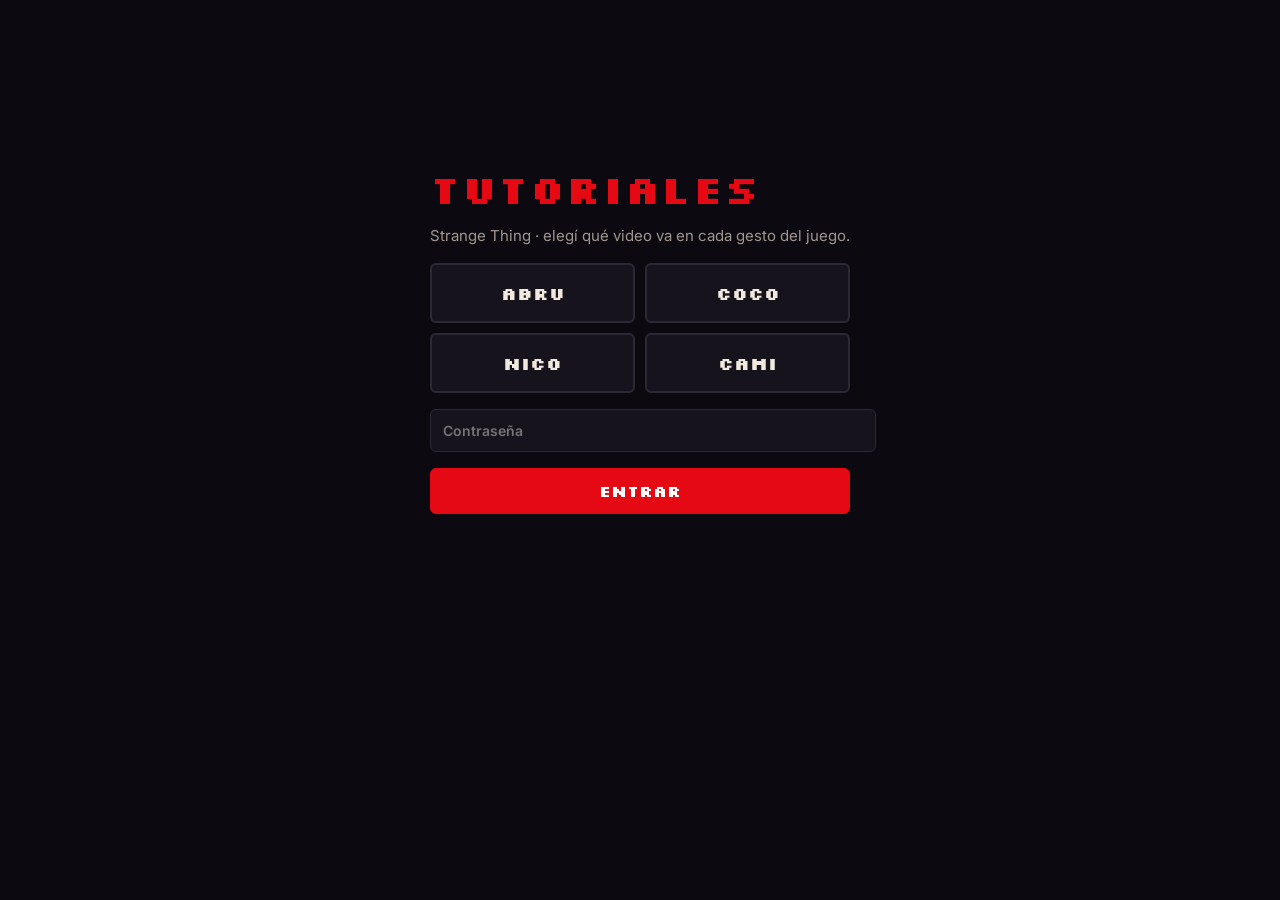
<file: index.html>
<!doctype html>
<html lang="es"><head><meta charset="utf-8"><meta name="viewport" content="width=device-width,initial-scale=1,viewport-fit=cover"><meta name="robots" content="noindex"><style>body{margin:0}img{max-width:100%}[hidden]{display:none!important}</style></head><body>
<title>Elegí los tutoriales</title>
<meta name="claude:viewport-fit-sides" content="cover">
<link rel="preconnect" href="https://fonts.googleapis.com">
<link rel="stylesheet" href="https://fonts.googleapis.com/css2?family=Silkscreen:wght@400;700&family=Inter:wght@400;600;700&display=swap">
<style>
/* Layout: sala de proyección oscura; una ficha por gesto con sus tomas en loop, barra fija con el nombre y el progreso */
:root{
  --bg:#0c0a10; --panel:#17131d; --line:#2e2735; --ink:#f1e9dd; --ash:#a1978e;
  --red:#e50914; --amber:#ffb23e; --mint:#7fe0c0;
  --c-abru:#ff6fa8; --c-coco:#5cc8ff; --c-nico:#ffb23e; --c-cami:#8ee06a;
  --display:"Silkscreen","Courier New",monospace; --body:"Inter",system-ui,sans-serif;
  color-scheme:dark;
}
body{background:var(--bg);color:var(--ink);font:15px/1.45 var(--body);padding-left:max(16px,env(safe-area-inset-left,0px));padding-right:max(16px,env(safe-area-inset-right,0px))}
body::before{content:"";position:fixed;inset:0 0 auto;height:env(safe-area-inset-top,0px);z-index:10;background:var(--bg)}
h1,h2,.px{font-family:var(--display);letter-spacing:.04em;text-wrap:balance}
button,input,select{font:600 14px var(--body)}
button{cursor:pointer;border-radius:6px;border:1px solid var(--line);background:var(--panel);color:var(--ink);padding:8px 14px}
button:focus-visible,input:focus-visible{outline:2px solid var(--amber);outline-offset:2px}

/* login */
#gate{min-height:80vh;display:grid;place-items:center}
.gatebox{width:min(420px,100%);display:grid;gap:16px;padding-block:32px}
.gatebox h1{font-size:clamp(28px,7vw,40px);margin:0;color:var(--red);line-height:1}
.gatebox p{margin:0;color:var(--ash)}
.who{display:grid;grid-template-columns:repeat(2,1fr);gap:10px}
.who button{font:700 18px var(--display);padding:16px 8px;border-width:2px;text-transform:uppercase}
.who button[aria-pressed="true"]{border-color:var(--pc);color:var(--pc);background:color-mix(in srgb,var(--pc) 14%,var(--panel))}
#pw{width:100%;padding:12px;border-radius:6px;border:1px solid var(--line);background:var(--panel);color:var(--ink)}
#enter{background:var(--red);border-color:var(--red);color:#fff;font:700 16px var(--display);padding:12px}
#gateErr{color:#ff8c8c;min-height:1.4em}

/* portal */
header{position:sticky;top:env(safe-area-inset-top,0px);z-index:5;background:color-mix(in srgb,var(--bg) 94%,transparent);border-bottom:1px solid var(--line);padding-block:10px;display:flex;flex-wrap:wrap;gap:10px 16px;align-items:center}
header h1{margin:0;font-size:20px}
header h1 b{color:var(--me)}
#prog{font:700 13px var(--display);color:var(--ash)}
#status{font-size:13px;color:var(--mint);margin-left:auto}
#status.warn{color:#ff8c8c}
nav{display:flex;flex-wrap:wrap;gap:6px;padding-block:12px}
nav a{color:var(--ash);text-decoration:none;border:1px solid var(--line);border-radius:20px;padding:3px 10px;font-size:12px}
nav a:hover{color:var(--ink)}
.intro{color:var(--ash);max-width:65ch;margin:4px 0 8px}
section.game>h2{font-size:22px;color:var(--amber);margin:28px 0 6px;border-bottom:1px solid var(--line);padding-bottom:6px}
.gest{margin:14px 0 26px}
.gest h3{margin:0;font-size:15px}
.gest p{margin:0 0 10px;color:var(--ash);font-size:13px}
.takes{display:grid;grid-template-columns:repeat(auto-fill,minmax(min(280px,100%),1fr));gap:12px}
.take{background:var(--panel);border:2px solid var(--line);border-radius:8px;overflow:hidden;padding:0;text-align:left;display:block;width:100%}
.vid{position:relative;aspect-ratio:16/9;max-width:100%;overflow:hidden;background:#000}
.vid img{position:absolute;left:0;top:0;width:400%;height:200%;max-width:none;transform:translate(calc(var(--fx,0) * -25%),calc(var(--fy,0) * -50%))}
.bar{display:flex;align-items:center;gap:8px;padding:9px 10px}
.bar .nm{flex:1;font-size:12px;color:var(--ash);font-weight:600}
.bar .star{font:700 12px var(--display);color:var(--ash)}
.take:hover{border-color:#4a4052}
.take.chosen{border-color:var(--me)}
.take.chosen .nm,.take.chosen .star{color:var(--me)}
.dots{display:flex;gap:4px}
.dot{font:700 10px var(--display);padding:2px 5px;border-radius:3px;color:#120e14;background:var(--pc)}

/* resumen */
#summary{margin:40px 0 60px;border-top:2px solid var(--red);padding-top:8px}
.send{display:flex;flex-wrap:wrap;gap:10px;align-items:center;margin:10px 0 16px}
#copy{background:var(--red);border-color:var(--red);color:#fff;font:700 15px var(--display);padding:12px 16px}
#copyMsg{color:var(--mint)}
#copyTxt{width:100%;min-height:120px;background:var(--panel);color:var(--ink);border:1px solid var(--line);border-radius:6px;padding:8px;font:12px monospace}
#impTxt{width:100%;min-height:110px;background:var(--panel);color:var(--ink);border:1px solid var(--line);border-radius:6px;padding:8px;font:12px monospace}
#impMsg{color:var(--mint)}
.take.shared{box-shadow:0 0 0 3px var(--pc2)}
#summary h2{color:var(--red);font-size:24px;margin:10px 0 4px}
.tbl{overflow-x:auto}
table{border-collapse:collapse;width:100%;min-width:560px;font-size:13px}
th,td{border-bottom:1px solid var(--line);padding:7px 8px;text-align:left;vertical-align:top}
th{font:700 12px var(--display);color:var(--ash)}
th.p{color:var(--pc)}
td.agree{color:var(--mint)}
.empty{color:#5d5560}
/* tomas de 12 cuadros: hoja de 4 x 3 */
.vid img.r3{height:300%;transform:translate(calc(var(--fx3,0) * -25%),calc(var(--fy3,0) * -33.3333%))}
/* tomas de 16 cuadros (4 x 4) y de 24 (4 x 6): las versiones con cuadros intermedios */
.vid img.r4{height:400%;transform:translate(calc(var(--fx4,0) * -25%),calc(var(--fy4,0) * -25%))}
.vid img.r6{height:600%;transform:translate(calc(var(--fx6,0) * -25%),calc(var(--fy6,0) * -16.6667%))}
/* SEEDREF:CSS referencias para Seedance */
#seedref{margin:20px 0 80px;border-top:2px solid var(--c-coco);padding-top:8px}
#seedref>h2{color:var(--c-coco);font-size:24px;margin:10px 0 4px}
.sref{display:grid;grid-template-columns:minmax(0,1fr);gap:10px;background:var(--panel);border:1px solid var(--line);border-radius:8px;padding:10px;margin:12px 0}
@media (min-width:760px){.sref{grid-template-columns:minmax(0,420px) minmax(0,1fr)}}
.srvid{aspect-ratio:16/9;background:#000;border-radius:6px;overflow:hidden}
.srvid video,.srvid img{width:100%;height:100%;object-fit:cover;display:block}
.srtxt h3{margin:0 0 6px;font-size:15px}
.srtxt h3 span{font:400 11px var(--display);color:var(--ash);margin-left:6px}
.srtxt p{margin:0 0 8px;font-size:13px}
.srtxt .mv{color:var(--ink)}
.srtxt .tm{color:var(--mint)}
.srtxt .lk a{color:var(--c-coco)}
.srtxt pre{white-space:pre-wrap;word-break:break-word;background:#0f0c13;border:1px solid var(--line);border-radius:6px;padding:8px;font:12px/1.45 monospace;color:var(--ash)}
.srtxt summary{cursor:pointer;font-size:12px;color:var(--ash)}
/* SEEDREF:CSS-END */
@media (prefers-reduced-motion:reduce){.vid img{transition:none}}
</style>

<div id="gate">
  <form class="gatebox" id="gateForm" autocomplete="off">
    <h1>TUTORIALES</h1>
    <p>Strange Thing · elegí qué video va en cada gesto del juego.</p>
    <div class="who" id="who"></div>
    <input id="pw" type="password" placeholder="Contraseña" aria-label="Contraseña">
    <button id="enter" type="submit">ENTRAR</button>
    <div id="gateErr" role="alert"></div>
  </form>
</div>

<div id="portal" hidden>
  <header>
    <h1>PORTAL DE <b id="meName"></b></h1>
    <span id="prog"></span>
    <button id="out" type="button">Salir</button>
    <span id="status"></span>
  </header>
  <p class="intro">Tocá el video que más te guste en cada gesto (se guarda en este navegador). Cuando termines, bajá hasta el final, tocá <b>COPIAR MIS ELECCIONES</b> y mandáselo a Nico por WhatsApp.</p>
  <nav id="nav"></nav>
  <main id="main"></main>
  <section id="summary">
    <h2>TUS ELECCIONES</h2>
    <p class="intro">Al lado, lo que tiene elegido Nico ahora. En verde: donde coinciden.</p>
    <div class="send"><button id="copy" type="button">COPIAR MIS ELECCIONES</button><span id="copyMsg"></span></div>
    <textarea id="copyTxt" readonly hidden aria-label="Tus elecciones"></textarea>
    <h2>VER LO QUE ELIGIÓ OTRO</h2>
    <p class="intro">Pegá acá el texto que te mandó (empieza con TUTOS y su nombre) y tocá CARGAR. Queda guardado en este navegador.</p>
    <textarea id="impTxt" aria-label="Elecciones de otro" placeholder="TUTOS ABRU&#10;correr=solo_side_v3&#10;..."></textarea>
    <div class="send"><button id="impBtn" type="button">CARGAR ELECCIONES</button><span id="impMsg"></span></div>
    <div class="tbl"><table id="sumT"></table></div>
  </section>
  <!-- SEEDREF:START -->
  <section id="seedref">
    <h2>REFERENCIAS PARA SEEDANCE</h2>
    <p class="intro">Las tomas que eligió <b style="color:var(--c-coco)">COCO</b>, que son las que mejor se entienden, y las que vamos a mejorar.
    El pedido es solo <b>agregar cuadros intermedios</b> para que la animación sea suave y no se vea a saltos.
    <b>No cambia nada más:</b> mismas poses, mismo recorrido del movimiento y <b>misma velocidad</b>. Cada vuelta dura lo mismo que ahora;
    donde hoy hay 8 cuadros por segundo pasa a haber 24.</p>
    <p class="intro">Cada ficha tiene el video actual, el primer cuadro en 1280×720 para usar de referencia (primer y último cuadro iguales, así cierra el loop). Se respetan las poses clave, la luz y la estilización del arte;
    qué movimiento tiene que entenderse y el prompt listo para pegar.</p>
    
    <article class="sref">
      <div class="srvid"><img src="seedance_refs/centrar__centrar_still.jpg" alt=""></div>
      <div class="srtxt">
        <h3>Prólogo · Center your phone <span>centrar · centrar_still</span></h3>
        <p class="mv">Imagen fija: el celu acostado en la palma, apuntando a la tele. No hace falta animarla.</p>
        
        <p class="lk"><a href="https://lbdelt14.github.io/STprototype01_tutsPage/seedance_refs/centrar__centrar_still.jpg">primer cuadro (jpg 1280×720)</a></p>
        
      </div>
    </article>
    <article class="sref">
      <div class="srvid"><video src="seedance_refs/correr__solo_side_v3.mp4" autoplay loop muted playsinline preload="metadata"></video></div>
      <div class="srtxt">
        <h3>bosque (Correr) <span>correr · solo_side_v3</span></h3>
        <p class="mv">Trote en el lugar. El celu va SIEMPRE en el puño derecho. Brazo derecho adelante y arriba, después atrás y abajo hasta la cadera; el puño izquierdo vacío hace lo contrario. Rodillas suben un poco.</p>
        <p class="tm">Ciclo actual: 12 cuadros a 8 fps = 1.5 s por vuelta (el video repite el ciclo 3 veces). El nuevo tiene que tener el MISMO ciclo de 1.5 s, pero a 24 fps: 36 cuadros por vuelta en vez de 12.</p>
        <p class="lk"><a href="https://lbdelt14.github.io/STprototype01_tutsPage/seedance_refs/correr__solo_side_v3.jpg">primer cuadro (jpg 1280×720)</a> · <a href="https://lbdelt14.github.io/STprototype01_tutsPage/seedance_refs/correr__solo_side_v3.mp4">video actual (mp4)</a></p>
        <details><summary>Prompt para Seedance</summary><pre>Animate this exact illustration. Keep the same character, outfit, room, lighting, painted art style and framing (side view); the camera does not move. The kid jogs in place gripping the phone in one fist, arms pumping forward and back in a steady running rhythm. IMPORTANT: this is the same animation as the reference video, only smoother. Keep every key pose of the reference exactly as drawn (the in-betweens only connect them), the same path of the motion and the exact same timing: one full cycle every 1.5 seconds, same rhythm and speed. Preserve the exact lighting (warm amber lamps, purple and burgundy shadows, cool TV glow), the painted Arcane-like stylization, brush texture, colors, proportions and character design; no realism drift, no restyling. Only add in-between frames (24 fps instead of 8) so it no longer looks stepped. Do not slow it down, do not speed it up, do not add new gestures. Hands and phone stay intact, the phone never changes hands. The TV keeps showing the same game image. Perfect seamless loop (last frame matches the first). No text, no cuts, no zoom, no camera shake.</pre></details>
      </div>
    </article>
    <article class="sref">
      <div class="srvid"><video src="seedance_refs/trepar__solo_back.mp4" autoplay loop muted playsinline preload="metadata"></video></div>
      <div class="srtxt">
        <h3>bosque (trepar el barranco) <span>trepar · solo_back</span></h3>
        <p class="mv">De espaldas. Las dos manos agarran el celu y tiran fuerte hacia abajo, como trepando una soga, y vuelven a subir.</p>
        <p class="tm">Ciclo actual: 8 cuadros a 8 fps = 1 s por vuelta (el video repite el ciclo 4 veces). El nuevo tiene que tener el MISMO ciclo de 1 s, pero a 24 fps: 24 cuadros por vuelta en vez de 8.</p>
        <p class="lk"><a href="https://lbdelt14.github.io/STprototype01_tutsPage/seedance_refs/trepar__solo_back.jpg">primer cuadro (jpg 1280×720)</a> · <a href="https://lbdelt14.github.io/STprototype01_tutsPage/seedance_refs/trepar__solo_back.mp4">video actual (mp4)</a></p>
        <details><summary>Prompt para Seedance</summary><pre>Animate this exact illustration. Keep the same character, outfit, room, lighting, painted art style and framing (view from behind); the camera does not move. The kid yanks the phone up and down hard with both hands, like pulling a rope. IMPORTANT: this is the same animation as the reference video, only smoother. Keep every key pose of the reference exactly as drawn (the in-betweens only connect them), the same path of the motion and the exact same timing: one full cycle every 1 seconds, same rhythm and speed. Preserve the exact lighting (warm amber lamps, purple and burgundy shadows, cool TV glow), the painted Arcane-like stylization, brush texture, colors, proportions and character design; no realism drift, no restyling. Only add in-between frames (24 fps instead of 8) so it no longer looks stepped. Do not slow it down, do not speed it up, do not add new gestures. Hands and phone stay intact, the phone never changes hands. The TV keeps showing the same game image. Perfect seamless loop (last frame matches the first). No text, no cuts, no zoom, no camera shake.</pre></details>
      </div>
    </article>
    <article class="sref">
      <div class="srvid"><video src="seedance_refs/soplete__solo_34.mp4" autoplay loop muted playsinline preload="metadata"></video></div>
      <div class="srtxt">
        <h3>bosque (soplete en la reja) <span>soplete · solo_34</span></h3>
        <p class="mv">Apunta el celu a la tele como un soplete y lo mantiene firme mientras dispara, con una vibración chiquita de retroceso.</p>
        <p class="tm">Ciclo actual: 8 cuadros a 8 fps = 1 s por vuelta (el video repite el ciclo 4 veces). El nuevo tiene que tener el MISMO ciclo de 1 s, pero a 24 fps: 24 cuadros por vuelta en vez de 8.</p>
        <p class="lk"><a href="https://lbdelt14.github.io/STprototype01_tutsPage/seedance_refs/soplete__solo_34.jpg">primer cuadro (jpg 1280×720)</a> · <a href="https://lbdelt14.github.io/STprototype01_tutsPage/seedance_refs/soplete__solo_34.mp4">video actual (mp4)</a></p>
        <details><summary>Prompt para Seedance</summary><pre>Animate this exact illustration. Keep the same character, outfit, room, lighting, painted art style and framing (3/4 view from behind and to the side); the camera does not move. The kid points the phone at the TV like a blowtorch and holds it steady while firing, with a small recoil wobble. IMPORTANT: this is the same animation as the reference video, only smoother. Keep every key pose of the reference exactly as drawn (the in-betweens only connect them), the same path of the motion and the exact same timing: one full cycle every 1 seconds, same rhythm and speed. Preserve the exact lighting (warm amber lamps, purple and burgundy shadows, cool TV glow), the painted Arcane-like stylization, brush texture, colors, proportions and character design; no realism drift, no restyling. Only add in-between frames (24 fps instead of 8) so it no longer looks stepped. Do not slow it down, do not speed it up, do not add new gestures. Hands and phone stay intact, the phone never changes hands. The TV keeps showing the same game image. Perfect seamless loop (last frame matches the first). No text, no cuts, no zoom, no camera shake.</pre></details>
      </div>
    </article>
    <article class="sref">
      <div class="srvid"><video src="seedance_refs/empujar__solo_side.mp4" autoplay loop muted playsinline preload="metadata"></video></div>
      <div class="srtxt">
        <h3>bosque (empujar la reja) <span>empujar · solo_side</span></h3>
        <p class="mv">De costado. Las dos manos empujan el celu hacia adelante con fuerza, como abriendo una reja pesada, y vuelven a la posición de inicio.</p>
        <p class="tm">Ciclo actual: 8 cuadros a 8 fps = 1 s por vuelta (el video repite el ciclo 4 veces). El nuevo tiene que tener el MISMO ciclo de 1 s, pero a 24 fps: 24 cuadros por vuelta en vez de 8.</p>
        <p class="lk"><a href="https://lbdelt14.github.io/STprototype01_tutsPage/seedance_refs/empujar__solo_side.jpg">primer cuadro (jpg 1280×720)</a> · <a href="https://lbdelt14.github.io/STprototype01_tutsPage/seedance_refs/empujar__solo_side.mp4">video actual (mp4)</a></p>
        <details><summary>Prompt para Seedance</summary><pre>Animate this exact illustration. Keep the same character, outfit, room, lighting, painted art style and framing (side view); the camera does not move. The kid shoves the phone forward hard with both hands, like pushing a heavy gate open, then pulls back to start. IMPORTANT: this is the same animation as the reference video, only smoother. Keep every key pose of the reference exactly as drawn (the in-betweens only connect them), the same path of the motion and the exact same timing: one full cycle every 1 seconds, same rhythm and speed. Preserve the exact lighting (warm amber lamps, purple and burgundy shadows, cool TV glow), the painted Arcane-like stylization, brush texture, colors, proportions and character design; no realism drift, no restyling. Only add in-between frames (24 fps instead of 8) so it no longer looks stepped. Do not slow it down, do not speed it up, do not add new gestures. Hands and phone stay intact, the phone never changes hands. The TV keeps showing the same game image. Perfect seamless loop (last frame matches the first). No text, no cuts, no zoom, no camera shake.</pre></details>
      </div>
    </article>
    <article class="sref">
      <div class="srvid"><video src="seedance_refs/lab_caminar__solo_pov_v2fix.mp4" autoplay loop muted playsinline preload="metadata"></video></div>
      <div class="srtxt">
        <h3>Hawkins Lab <span>lab_caminar · solo_pov_v2fix</span></h3>
        <p class="mv">Primera persona. El celu acostado en las dos manos se inclina adelante, atrás, a la izquierda y a la derecha para caminar.</p>
        <p class="tm">Ciclo actual: 8 cuadros a 8 fps = 1 s por vuelta (el video repite el ciclo 4 veces). El nuevo tiene que tener el MISMO ciclo de 1 s, pero a 24 fps: 24 cuadros por vuelta en vez de 8.</p>
        <p class="lk"><a href="https://lbdelt14.github.io/STprototype01_tutsPage/seedance_refs/lab_caminar__solo_pov_v2fix.jpg">primer cuadro (jpg 1280×720)</a> · <a href="https://lbdelt14.github.io/STprototype01_tutsPage/seedance_refs/lab_caminar__solo_pov_v2fix.mp4">video actual (mp4)</a></p>
        <details><summary>Prompt para Seedance</summary><pre>Animate this exact illustration. Keep the same character, outfit, room, lighting, painted art style and framing (first-person POV, both hands holding the phone in front of the camera); the camera does not move. The kid tilts the phone lying flat in both hands, forward, back, left and right, like a labyrinth board. IMPORTANT: this is the same animation as the reference video, only smoother. Keep every key pose of the reference exactly as drawn (the in-betweens only connect them), the same path of the motion and the exact same timing: one full cycle every 1 seconds, same rhythm and speed. Preserve the exact lighting (warm amber lamps, purple and burgundy shadows, cool TV glow), the painted Arcane-like stylization, brush texture, colors, proportions and character design; no realism drift, no restyling. Only add in-between frames (24 fps instead of 8) so it no longer looks stepped. Do not slow it down, do not speed it up, do not add new gestures. Hands and phone stay intact, the phone never changes hands. The TV keeps showing the same game image. Perfect seamless loop (last frame matches the first). No text, no cuts, no zoom, no camera shake.</pre></details>
      </div>
    </article>
    <article class="sref">
      <div class="srvid"><video src="seedance_refs/lab_darvuelta__solo_34.mp4" autoplay loop muted playsinline preload="metadata"></video></div>
      <div class="srtxt">
        <h3>Hawkins Lab <span>lab_darvuelta · solo_34</span></h3>
        <p class="mv">Da vuelta el celu para que la pantalla mire al piso y lo vuelve a poner derecho.</p>
        <p class="tm">Ciclo actual: 8 cuadros a 8 fps = 1 s por vuelta (el video repite el ciclo 4 veces). El nuevo tiene que tener el MISMO ciclo de 1 s, pero a 24 fps: 24 cuadros por vuelta en vez de 8.</p>
        <p class="lk"><a href="https://lbdelt14.github.io/STprototype01_tutsPage/seedance_refs/lab_darvuelta__solo_34.jpg">primer cuadro (jpg 1280×720)</a> · <a href="https://lbdelt14.github.io/STprototype01_tutsPage/seedance_refs/lab_darvuelta__solo_34.mp4">video actual (mp4)</a></p>
        <details><summary>Prompt para Seedance</summary><pre>Animate this exact illustration. Keep the same character, outfit, room, lighting, painted art style and framing (3/4 view from behind and to the side); the camera does not move. The kid flips the phone over so the screen faces down, then back. IMPORTANT: this is the same animation as the reference video, only smoother. Keep every key pose of the reference exactly as drawn (the in-betweens only connect them), the same path of the motion and the exact same timing: one full cycle every 1 seconds, same rhythm and speed. Preserve the exact lighting (warm amber lamps, purple and burgundy shadows, cool TV glow), the painted Arcane-like stylization, brush texture, colors, proportions and character design; no realism drift, no restyling. Only add in-between frames (24 fps instead of 8) so it no longer looks stepped. Do not slow it down, do not speed it up, do not add new gestures. Hands and phone stay intact, the phone never changes hands. The TV keeps showing the same game image. Perfect seamless loop (last frame matches the first). No text, no cuts, no zoom, no camera shake.</pre></details>
      </div>
    </article>
    <article class="sref">
      <div class="srvid"><video src="seedance_refs/laststand_disparar__solo_pov_v2fix.mp4" autoplay loop muted playsinline preload="metadata"></video></div>
      <div class="srtxt">
        <h3>Last Stand <span>laststand_disparar · solo_pov_v2fix</span></h3>
        <p class="mv">Primera persona. El celu en una mano como pistola apuntando a la tele: golpe de muñeca hacia arriba para disparar y vuelve a apuntar.</p>
        <p class="tm">Ciclo actual: 8 cuadros a 8 fps = 1 s por vuelta (el video repite el ciclo 4 veces). El nuevo tiene que tener el MISMO ciclo de 1 s, pero a 24 fps: 24 cuadros por vuelta en vez de 8.</p>
        <p class="lk"><a href="https://lbdelt14.github.io/STprototype01_tutsPage/seedance_refs/laststand_disparar__solo_pov_v2fix.jpg">primer cuadro (jpg 1280×720)</a> · <a href="https://lbdelt14.github.io/STprototype01_tutsPage/seedance_refs/laststand_disparar__solo_pov_v2fix.mp4">video actual (mp4)</a></p>
        <details><summary>Prompt para Seedance</summary><pre>Animate this exact illustration. Keep the same character, outfit, room, lighting, painted art style and framing (first-person POV, both hands holding the phone in front of the camera); the camera does not move. The kid holds the phone like a pistol aimed at the TV and flicks the wrist up to shoot, then re-aims. IMPORTANT: this is the same animation as the reference video, only smoother. Keep every key pose of the reference exactly as drawn (the in-betweens only connect them), the same path of the motion and the exact same timing: one full cycle every 1 seconds, same rhythm and speed. Preserve the exact lighting (warm amber lamps, purple and burgundy shadows, cool TV glow), the painted Arcane-like stylization, brush texture, colors, proportions and character design; no realism drift, no restyling. Only add in-between frames (24 fps instead of 8) so it no longer looks stepped. Do not slow it down, do not speed it up, do not add new gestures. Hands and phone stay intact, the phone never changes hands. The TV keeps showing the same game image. Perfect seamless loop (last frame matches the first). No text, no cuts, no zoom, no camera shake.</pre></details>
      </div>
    </article>
    <article class="sref">
      <div class="srvid"><video src="seedance_refs/laststand_recargar__solo_side.mp4" autoplay loop muted playsinline preload="metadata"></video></div>
      <div class="srtxt">
        <h3>Last Stand <span>laststand_recargar · solo_side</span></h3>
        <p class="mv">De costado. La punta del celu baja hacia el piso y vuelve a subir apuntando a la tele, como recargar un revólver.</p>
        <p class="tm">Ciclo actual: 8 cuadros a 8 fps = 1 s por vuelta (el video repite el ciclo 4 veces). El nuevo tiene que tener el MISMO ciclo de 1 s, pero a 24 fps: 24 cuadros por vuelta en vez de 8.</p>
        <p class="lk"><a href="https://lbdelt14.github.io/STprototype01_tutsPage/seedance_refs/laststand_recargar__solo_side.jpg">primer cuadro (jpg 1280×720)</a> · <a href="https://lbdelt14.github.io/STprototype01_tutsPage/seedance_refs/laststand_recargar__solo_side.mp4">video actual (mp4)</a></p>
        <details><summary>Prompt para Seedance</summary><pre>Animate this exact illustration. Keep the same character, outfit, room, lighting, painted art style and framing (side view); the camera does not move. The kid points the tip of the phone at the floor and swings it back up, like reloading a revolver. IMPORTANT: this is the same animation as the reference video, only smoother. Keep every key pose of the reference exactly as drawn (the in-betweens only connect them), the same path of the motion and the exact same timing: one full cycle every 1 seconds, same rhythm and speed. Preserve the exact lighting (warm amber lamps, purple and burgundy shadows, cool TV glow), the painted Arcane-like stylization, brush texture, colors, proportions and character design; no realism drift, no restyling. Only add in-between frames (24 fps instead of 8) so it no longer looks stepped. Do not slow it down, do not speed it up, do not add new gestures. Hands and phone stay intact, the phone never changes hands. The TV keeps showing the same game image. Perfect seamless loop (last frame matches the first). No text, no cuts, no zoom, no camera shake.</pre></details>
      </div>
    </article>
    <article class="sref">
      <div class="srvid"><video src="seedance_refs/containment_consola__solo_hands.mp4" autoplay loop muted playsinline preload="metadata"></video></div>
      <div class="srtxt">
        <h3>Containment <span>containment_consola · solo_hands</span></h3>
        <p class="mv">Primer plano de las dos manos con el celu acostado como un joystick: el pulgar izquierdo mueve la palanca y el derecho toca los botones.</p>
        <p class="tm">Ciclo actual: 8 cuadros a 8 fps = 1 s por vuelta (el video repite el ciclo 4 veces). El nuevo tiene que tener el MISMO ciclo de 1 s, pero a 24 fps: 24 cuadros por vuelta en vez de 8.</p>
        <p class="lk"><a href="https://lbdelt14.github.io/STprototype01_tutsPage/seedance_refs/containment_consola__solo_hands.jpg">primer cuadro (jpg 1280×720)</a> · <a href="https://lbdelt14.github.io/STprototype01_tutsPage/seedance_refs/containment_consola__solo_hands.mp4">video actual (mp4)</a></p>
        <details><summary>Prompt para Seedance</summary><pre>Animate this exact illustration. Keep the same character, outfit, room, lighting, painted art style and framing (close-up of both hands holding the phone); the camera does not move. The kid holds the phone sideways like a gamepad, left thumb moving the stick, right thumb pressing buttons. IMPORTANT: this is the same animation as the reference video, only smoother. Keep every key pose of the reference exactly as drawn (the in-betweens only connect them), the same path of the motion and the exact same timing: one full cycle every 1 seconds, same rhythm and speed. Preserve the exact lighting (warm amber lamps, purple and burgundy shadows, cool TV glow), the painted Arcane-like stylization, brush texture, colors, proportions and character design; no realism drift, no restyling. Only add in-between frames (24 fps instead of 8) so it no longer looks stepped. Do not slow it down, do not speed it up, do not add new gestures. Hands and phone stay intact, the phone never changes hands. The TV keeps showing the same game image. Perfect seamless loop (last frame matches the first). No text, no cuts, no zoom, no camera shake.</pre></details>
      </div>
    </article>
    <article class="sref">
      <div class="srvid"><video src="seedance_refs/containment_vuelta360__solo_34.mp4" autoplay loop muted playsinline preload="metadata"></video></div>
      <div class="srtxt">
        <h3>Containment <span>containment_vuelta360 · solo_34</span></h3>
        <p class="mv">Gira el celu una vuelta entera de 360° como un volante para abrir la válvula.</p>
        <p class="tm">Ciclo actual: 8 cuadros a 8 fps = 1 s por vuelta (el video repite el ciclo 4 veces). El nuevo tiene que tener el MISMO ciclo de 1 s, pero a 24 fps: 24 cuadros por vuelta en vez de 8.</p>
        <p class="lk"><a href="https://lbdelt14.github.io/STprototype01_tutsPage/seedance_refs/containment_vuelta360__solo_34.jpg">primer cuadro (jpg 1280×720)</a> · <a href="https://lbdelt14.github.io/STprototype01_tutsPage/seedance_refs/containment_vuelta360__solo_34.mp4">video actual (mp4)</a></p>
        <details><summary>Prompt para Seedance</summary><pre>Animate this exact illustration. Keep the same character, outfit, room, lighting, painted art style and framing (3/4 view from behind and to the side); the camera does not move. The kid turns the phone a full 360 degrees like a steering wheel to open a valve. IMPORTANT: this is the same animation as the reference video, only smoother. Keep every key pose of the reference exactly as drawn (the in-betweens only connect them), the same path of the motion and the exact same timing: one full cycle every 1 seconds, same rhythm and speed. Preserve the exact lighting (warm amber lamps, purple and burgundy shadows, cool TV glow), the painted Arcane-like stylization, brush texture, colors, proportions and character design; no realism drift, no restyling. Only add in-between frames (24 fps instead of 8) so it no longer looks stepped. Do not slow it down, do not speed it up, do not add new gestures. Hands and phone stay intact, the phone never changes hands. The TV keeps showing the same game image. Perfect seamless loop (last frame matches the first). No text, no cuts, no zoom, no camera shake.</pre></details>
      </div>
    </article>
    <article class="sref">
      <div class="srvid"><video src="seedance_refs/bike_pedalear__solo_34.mp4" autoplay loop muted playsinline preload="metadata"></video></div>
      <div class="srtxt">
        <h3>Bike Chase <span>bike_pedalear · solo_34</span></h3>
        <p class="mv">El celu acostado como un manubrio: los pulgares tocan alternados (pedalear) y se inclina como un volante para doblar.</p>
        <p class="tm">Ciclo actual: 8 cuadros a 8 fps = 1 s por vuelta (el video repite el ciclo 4 veces). El nuevo tiene que tener el MISMO ciclo de 1 s, pero a 24 fps: 24 cuadros por vuelta en vez de 8.</p>
        <p class="lk"><a href="https://lbdelt14.github.io/STprototype01_tutsPage/seedance_refs/bike_pedalear__solo_34.jpg">primer cuadro (jpg 1280×720)</a> · <a href="https://lbdelt14.github.io/STprototype01_tutsPage/seedance_refs/bike_pedalear__solo_34.mp4">video actual (mp4)</a></p>
        <details><summary>Prompt para Seedance</summary><pre>Animate this exact illustration. Keep the same character, outfit, room, lighting, painted art style and framing (3/4 view from behind and to the side); the camera does not move. The kid holds the phone sideways like handlebars, thumbs tapping alternately, tilting it like a wheel to steer. IMPORTANT: this is the same animation as the reference video, only smoother. Keep every key pose of the reference exactly as drawn (the in-betweens only connect them), the same path of the motion and the exact same timing: one full cycle every 1 seconds, same rhythm and speed. Preserve the exact lighting (warm amber lamps, purple and burgundy shadows, cool TV glow), the painted Arcane-like stylization, brush texture, colors, proportions and character design; no realism drift, no restyling. Only add in-between frames (24 fps instead of 8) so it no longer looks stepped. Do not slow it down, do not speed it up, do not add new gestures. Hands and phone stay intact, the phone never changes hands. The TV keeps showing the same game image. Perfect seamless loop (last frame matches the first). No text, no cuts, no zoom, no camera shake.</pre></details>
      </div>
    </article>
    <article class="sref">
      <div class="srvid"><video src="seedance_refs/bike_willy__solo_side.mp4" autoplay loop muted playsinline preload="metadata"></video></div>
      <div class="srtxt">
        <h3>Bike Chase <span>bike_willy · solo_side</span></h3>
        <p class="mv">De costado. Tirón del celu hacia arriba, hacia el pecho, como levantar la rueda de la bici, y lo baja.</p>
        <p class="tm">Ciclo actual: 8 cuadros a 8 fps = 1 s por vuelta (el video repite el ciclo 4 veces). El nuevo tiene que tener el MISMO ciclo de 1 s, pero a 24 fps: 24 cuadros por vuelta en vez de 8.</p>
        <p class="lk"><a href="https://lbdelt14.github.io/STprototype01_tutsPage/seedance_refs/bike_willy__solo_side.jpg">primer cuadro (jpg 1280×720)</a> · <a href="https://lbdelt14.github.io/STprototype01_tutsPage/seedance_refs/bike_willy__solo_side.mp4">video actual (mp4)</a></p>
        <details><summary>Prompt para Seedance</summary><pre>Animate this exact illustration. Keep the same character, outfit, room, lighting, painted art style and framing (side view); the camera does not move. The kid pulls the phone sharply up toward the chest, like popping a wheelie on a bike, then lowers it. IMPORTANT: this is the same animation as the reference video, only smoother. Keep every key pose of the reference exactly as drawn (the in-betweens only connect them), the same path of the motion and the exact same timing: one full cycle every 1 seconds, same rhythm and speed. Preserve the exact lighting (warm amber lamps, purple and burgundy shadows, cool TV glow), the painted Arcane-like stylization, brush texture, colors, proportions and character design; no realism drift, no restyling. Only add in-between frames (24 fps instead of 8) so it no longer looks stepped. Do not slow it down, do not speed it up, do not add new gestures. Hands and phone stay intact, the phone never changes hands. The TV keeps showing the same game image. Perfect seamless loop (last frame matches the first). No text, no cuts, no zoom, no camera shake.</pre></details>
      </div>
    </article>
    <article class="sref">
      <div class="srvid"><video src="seedance_refs/longnight_consola__solo_hands.mp4" autoplay loop muted playsinline preload="metadata"></video></div>
      <div class="srtxt">
        <h3>The Long Night <span>longnight_consola · solo_hands</span></h3>
        <p class="mv">Primer plano de las dos manos con el celu acostado: pulgar izquierdo en la palanca, el derecho toca DASH y BOOST.</p>
        <p class="tm">Ciclo actual: 8 cuadros a 8 fps = 1 s por vuelta (el video repite el ciclo 4 veces). El nuevo tiene que tener el MISMO ciclo de 1 s, pero a 24 fps: 24 cuadros por vuelta en vez de 8.</p>
        <p class="lk"><a href="https://lbdelt14.github.io/STprototype01_tutsPage/seedance_refs/longnight_consola__solo_hands.jpg">primer cuadro (jpg 1280×720)</a> · <a href="https://lbdelt14.github.io/STprototype01_tutsPage/seedance_refs/longnight_consola__solo_hands.mp4">video actual (mp4)</a></p>
        <details><summary>Prompt para Seedance</summary><pre>Animate this exact illustration. Keep the same character, outfit, room, lighting, painted art style and framing (close-up of both hands holding the phone); the camera does not move. The kid holds the phone sideways like a gamepad, left thumb on the stick, right thumb tapping DASH and BOOST. IMPORTANT: this is the same animation as the reference video, only smoother. Keep every key pose of the reference exactly as drawn (the in-betweens only connect them), the same path of the motion and the exact same timing: one full cycle every 1 seconds, same rhythm and speed. Preserve the exact lighting (warm amber lamps, purple and burgundy shadows, cool TV glow), the painted Arcane-like stylization, brush texture, colors, proportions and character design; no realism drift, no restyling. Only add in-between frames (24 fps instead of 8) so it no longer looks stepped. Do not slow it down, do not speed it up, do not add new gestures. Hands and phone stay intact, the phone never changes hands. The TV keeps showing the same game image. Perfect seamless loop (last frame matches the first). No text, no cuts, no zoom, no camera shake.</pre></details>
      </div>
    </article>
    <article class="sref">
      <div class="srvid"><video src="seedance_refs/longnight_eleven__solo_pov_v1fix.mp4" autoplay loop muted playsinline preload="metadata"></video></div>
      <div class="srtxt">
        <h3>The Long Night <span>longnight_eleven · solo_pov_v1fix</span></h3>
        <p class="mv">Primera persona. El celu horizontal da una vuelta entera como un volante, girando sobre su centro; las manos se turnan para agarrarlo sin cruzar los brazos.</p>
        <p class="tm">Ciclo actual: 8 cuadros a 8 fps = 1 s por vuelta (el video repite el ciclo 4 veces). El nuevo tiene que tener el MISMO ciclo de 1 s, pero a 24 fps: 24 cuadros por vuelta en vez de 8.</p>
        <p class="lk"><a href="https://lbdelt14.github.io/STprototype01_tutsPage/seedance_refs/longnight_eleven__solo_pov_v1fix.jpg">primer cuadro (jpg 1280×720)</a> · <a href="https://lbdelt14.github.io/STprototype01_tutsPage/seedance_refs/longnight_eleven__solo_pov_v1fix.mp4">video actual (mp4)</a></p>
        <details><summary>Prompt para Seedance</summary><pre>Animate this exact illustration. Keep the same character, outfit, room, lighting, painted art style and framing (first-person POV, both hands holding the phone in front of the camera); the camera does not move. The kid turns the phone a full spin like a steering wheel to summon a power. IMPORTANT: this is the same animation as the reference video, only smoother. Keep every key pose of the reference exactly as drawn (the in-betweens only connect them), the same path of the motion and the exact same timing: one full cycle every 1 seconds, same rhythm and speed. Preserve the exact lighting (warm amber lamps, purple and burgundy shadows, cool TV glow), the painted Arcane-like stylization, brush texture, colors, proportions and character design; no realism drift, no restyling. Only add in-between frames (24 fps instead of 8) so it no longer looks stepped. Do not slow it down, do not speed it up, do not add new gestures. Hands and phone stay intact, the phone never changes hands. The TV keeps showing the same game image. Perfect seamless loop (last frame matches the first). No text, no cuts, no zoom, no camera shake.</pre></details>
      </div>
    </article>
    <article class="sref">
      <div class="srvid"><video src="seedance_refs/cerebro_sintonia__solo_pov_v2fix.mp4" autoplay loop muted playsinline preload="metadata"></video></div>
      <div class="srtxt">
        <h3>Cerebro <span>cerebro_sintonia · solo_pov_v2fix</span></h3>
        <p class="mv">Primera persona. El celu acostado en las dos manos rola a la izquierda y a la derecha y la punta sube y baja, como sintonizar una radio.</p>
        <p class="tm">Ciclo actual: 8 cuadros a 8 fps = 1 s por vuelta (el video repite el ciclo 4 veces). El nuevo tiene que tener el MISMO ciclo de 1 s, pero a 24 fps: 24 cuadros por vuelta en vez de 8.</p>
        <p class="lk"><a href="https://lbdelt14.github.io/STprototype01_tutsPage/seedance_refs/cerebro_sintonia__solo_pov_v2fix.jpg">primer cuadro (jpg 1280×720)</a> · <a href="https://lbdelt14.github.io/STprototype01_tutsPage/seedance_refs/cerebro_sintonia__solo_pov_v2fix.mp4">video actual (mp4)</a></p>
        <details><summary>Prompt para Seedance</summary><pre>Animate this exact illustration. Keep the same character, outfit, room, lighting, painted art style and framing (first-person POV, both hands holding the phone in front of the camera); the camera does not move. The kid rolls the phone left and right and tilts its top up and down, like tuning a radio dial. IMPORTANT: this is the same animation as the reference video, only smoother. Keep every key pose of the reference exactly as drawn (the in-betweens only connect them), the same path of the motion and the exact same timing: one full cycle every 1 seconds, same rhythm and speed. Preserve the exact lighting (warm amber lamps, purple and burgundy shadows, cool TV glow), the painted Arcane-like stylization, brush texture, colors, proportions and character design; no realism drift, no restyling. Only add in-between frames (24 fps instead of 8) so it no longer looks stepped. Do not slow it down, do not speed it up, do not add new gestures. Hands and phone stay intact, the phone never changes hands. The TV keeps showing the same game image. Perfect seamless loop (last frame matches the first). No text, no cuts, no zoom, no camera shake.</pre></details>
      </div>
    </article>
    <article class="sref">
      <div class="srvid"><video src="seedance_refs/cerebro_pared__solo_34.mp4" autoplay loop muted playsinline preload="metadata"></video></div>
      <div class="srtxt">
        <h3>Cerebro <span>cerebro_pared · solo_34</span></h3>
        <p class="mv">Apunta el celu a una letra de la tele y hace un golpe de muñeca para elegirla.</p>
        <p class="tm">Ciclo actual: 8 cuadros a 8 fps = 1 s por vuelta (el video repite el ciclo 4 veces). El nuevo tiene que tener el MISMO ciclo de 1 s, pero a 24 fps: 24 cuadros por vuelta en vez de 8.</p>
        <p class="lk"><a href="https://lbdelt14.github.io/STprototype01_tutsPage/seedance_refs/cerebro_pared__solo_34.jpg">primer cuadro (jpg 1280×720)</a> · <a href="https://lbdelt14.github.io/STprototype01_tutsPage/seedance_refs/cerebro_pared__solo_34.mp4">video actual (mp4)</a></p>
        <details><summary>Prompt para Seedance</summary><pre>Animate this exact illustration. Keep the same character, outfit, room, lighting, painted art style and framing (3/4 view from behind and to the side); the camera does not move. The kid aims the phone at a letter on the TV and flicks the wrist to pick it. IMPORTANT: this is the same animation as the reference video, only smoother. Keep every key pose of the reference exactly as drawn (the in-betweens only connect them), the same path of the motion and the exact same timing: one full cycle every 1 seconds, same rhythm and speed. Preserve the exact lighting (warm amber lamps, purple and burgundy shadows, cool TV glow), the painted Arcane-like stylization, brush texture, colors, proportions and character design; no realism drift, no restyling. Only add in-between frames (24 fps instead of 8) so it no longer looks stepped. Do not slow it down, do not speed it up, do not add new gestures. Hands and phone stay intact, the phone never changes hands. The TV keeps showing the same game image. Perfect seamless loop (last frame matches the first). No text, no cuts, no zoom, no camera shake.</pre></details>
      </div>
    </article>
    <article class="sref">
      <div class="srvid"><video src="seedance_refs/kermesse_dardos__solo_pov_v3fix.mp4" autoplay loop muted playsinline preload="metadata"></video></div>
      <div class="srtxt">
        <h3>Kermesse · Balloon Darts <span>kermesse_dardos · solo_pov_v3fix</span></h3>
        <p class="mv">Primera persona. El celu plano en la palma derecha apuntando a la tele; el índice izquierdo desliza hacia adelante sobre la pantalla para tirar el dardo.</p>
        <p class="tm">Ciclo actual: 8 cuadros a 8 fps = 1 s por vuelta (el video repite el ciclo 4 veces). El nuevo tiene que tener el MISMO ciclo de 1 s, pero a 24 fps: 24 cuadros por vuelta en vez de 8.</p>
        <p class="lk"><a href="https://lbdelt14.github.io/STprototype01_tutsPage/seedance_refs/kermesse_dardos__solo_pov_v3fix.jpg">primer cuadro (jpg 1280×720)</a> · <a href="https://lbdelt14.github.io/STprototype01_tutsPage/seedance_refs/kermesse_dardos__solo_pov_v3fix.mp4">video actual (mp4)</a></p>
        <details><summary>Prompt para Seedance</summary><pre>Animate this exact illustration. Keep the same character, outfit, room, lighting, painted art style and framing (first-person POV, both hands holding the phone in front of the camera); the camera does not move. The kid aims the phone at the TV and swipes a finger up the screen to throw a dart. IMPORTANT: this is the same animation as the reference video, only smoother. Keep every key pose of the reference exactly as drawn (the in-betweens only connect them), the same path of the motion and the exact same timing: one full cycle every 1 seconds, same rhythm and speed. Preserve the exact lighting (warm amber lamps, purple and burgundy shadows, cool TV glow), the painted Arcane-like stylization, brush texture, colors, proportions and character design; no realism drift, no restyling. Only add in-between frames (24 fps instead of 8) so it no longer looks stepped. Do not slow it down, do not speed it up, do not add new gestures. Hands and phone stay intact, the phone never changes hands. The TV keeps showing the same game image. Perfect seamless loop (last frame matches the first). No text, no cuts, no zoom, no camera shake.</pre></details>
      </div>
    </article>
    <article class="sref">
      <div class="srvid"><video src="seedance_refs/kermesse_campana__solo_side.mp4" autoplay loop muted playsinline preload="metadata"></video></div>
      <div class="srtxt">
        <h3>Kermesse · High Striker <span>kermesse_campana · solo_side</span></h3>
        <p class="mv">De costado. Levanta el celu y lo baja de golpe como un martillo de feria, y lo vuelve a levantar.</p>
        <p class="tm">Ciclo actual: 8 cuadros a 8 fps = 1 s por vuelta (el video repite el ciclo 4 veces). El nuevo tiene que tener el MISMO ciclo de 1 s, pero a 24 fps: 24 cuadros por vuelta en vez de 8.</p>
        <p class="lk"><a href="https://lbdelt14.github.io/STprototype01_tutsPage/seedance_refs/kermesse_campana__solo_side.jpg">primer cuadro (jpg 1280×720)</a> · <a href="https://lbdelt14.github.io/STprototype01_tutsPage/seedance_refs/kermesse_campana__solo_side.mp4">video actual (mp4)</a></p>
        <details><summary>Prompt para Seedance</summary><pre>Animate this exact illustration. Keep the same character, outfit, room, lighting, painted art style and framing (side view); the camera does not move. The kid raises the phone and brings it down hard like a carnival hammer, then raises it again. IMPORTANT: this is the same animation as the reference video, only smoother. Keep every key pose of the reference exactly as drawn (the in-betweens only connect them), the same path of the motion and the exact same timing: one full cycle every 1 seconds, same rhythm and speed. Preserve the exact lighting (warm amber lamps, purple and burgundy shadows, cool TV glow), the painted Arcane-like stylization, brush texture, colors, proportions and character design; no realism drift, no restyling. Only add in-between frames (24 fps instead of 8) so it no longer looks stepped. Do not slow it down, do not speed it up, do not add new gestures. Hands and phone stay intact, the phone never changes hands. The TV keeps showing the same game image. Perfect seamless loop (last frame matches the first). No text, no cuts, no zoom, no camera shake.</pre></details>
      </div>
    </article>
    <article class="sref">
      <div class="srvid"><video src="seedance_refs/kermesse_tiro__solo_34.mp4" autoplay loop muted playsinline preload="metadata"></video></div>
      <div class="srtxt">
        <h3>Kermesse · Shooting Gallery <span>kermesse_tiro · solo_34</span></h3>
        <p class="mv">El celu como pistola: golpe de muñeca hacia arriba para disparar a los blancos de la tele.</p>
        <p class="tm">Ciclo actual: 8 cuadros a 8 fps = 1 s por vuelta (el video repite el ciclo 4 veces). El nuevo tiene que tener el MISMO ciclo de 1 s, pero a 24 fps: 24 cuadros por vuelta en vez de 8.</p>
        <p class="lk"><a href="https://lbdelt14.github.io/STprototype01_tutsPage/seedance_refs/kermesse_tiro__solo_34.jpg">primer cuadro (jpg 1280×720)</a> · <a href="https://lbdelt14.github.io/STprototype01_tutsPage/seedance_refs/kermesse_tiro__solo_34.mp4">video actual (mp4)</a></p>
        <details><summary>Prompt para Seedance</summary><pre>Animate this exact illustration. Keep the same character, outfit, room, lighting, painted art style and framing (3/4 view from behind and to the side); the camera does not move. The kid holds the phone like a pistol and flicks the wrist up to shoot targets on the TV. IMPORTANT: this is the same animation as the reference video, only smoother. Keep every key pose of the reference exactly as drawn (the in-betweens only connect them), the same path of the motion and the exact same timing: one full cycle every 1 seconds, same rhythm and speed. Preserve the exact lighting (warm amber lamps, purple and burgundy shadows, cool TV glow), the painted Arcane-like stylization, brush texture, colors, proportions and character design; no realism drift, no restyling. Only add in-between frames (24 fps instead of 8) so it no longer looks stepped. Do not slow it down, do not speed it up, do not add new gestures. Hands and phone stay intact, the phone never changes hands. The TV keeps showing the same game image. Perfect seamless loop (last frame matches the first). No text, no cuts, no zoom, no camera shake.</pre></details>
      </div>
    </article>
    <article class="sref">
      <div class="srvid"><video src="seedance_refs/kermesse_caballitos__solo_pov_v2fix.mp4" autoplay loop muted playsinline preload="metadata"></video></div>
      <div class="srtxt">
        <h3>Kermesse · Horse Derby <span>kermesse_caballitos · solo_pov_v2fix</span></h3>
        <p class="mv">Primera persona. Sacude el celu fuerte arriba y abajo, corto y rápido, como una coctelera.</p>
        <p class="tm">Ciclo actual: 4 cuadros a 12 fps = 0.33 s por vuelta (el video repite el ciclo 6 veces). El nuevo tiene que tener el MISMO ciclo de 0.33 s, pero a 24 fps: 8 cuadros por vuelta en vez de 4.</p>
        <p class="lk"><a href="https://lbdelt14.github.io/STprototype01_tutsPage/seedance_refs/kermesse_caballitos__solo_pov_v2fix.jpg">primer cuadro (jpg 1280×720)</a> · <a href="https://lbdelt14.github.io/STprototype01_tutsPage/seedance_refs/kermesse_caballitos__solo_pov_v2fix.mp4">video actual (mp4)</a></p>
        <details><summary>Prompt para Seedance</summary><pre>Animate this exact illustration. Keep the same character, outfit, room, lighting, painted art style and framing (first-person POV, both hands holding the phone in front of the camera); the camera does not move. The kid shakes the phone hard up and down in rhythm, like a horse race game. IMPORTANT: this is the same animation as the reference video, only smoother. Keep every key pose of the reference exactly as drawn (the in-betweens only connect them), the same path of the motion and the exact same timing: one full cycle every 0.33 seconds, same rhythm and speed. Preserve the exact lighting (warm amber lamps, purple and burgundy shadows, cool TV glow), the painted Arcane-like stylization, brush texture, colors, proportions and character design; no realism drift, no restyling. Only add in-between frames (24 fps instead of 12) so it no longer looks stepped. Do not slow it down, do not speed it up, do not add new gestures. Hands and phone stay intact, the phone never changes hands. The TV keeps showing the same game image. Perfect seamless loop (last frame matches the first). No text, no cuts, no zoom, no camera shake.</pre></details>
      </div>
    </article>
    <article class="sref">
      <div class="srvid"><video src="seedance_refs/kermesse_laberinto__solo_pov_v2fix.mp4" autoplay loop muted playsinline preload="metadata"></video></div>
      <div class="srtxt">
        <h3>Kermesse · Wooden Labyrinth <span>kermesse_laberinto · solo_pov_v2fix</span></h3>
        <p class="mv">Primera persona. El celu acostado en las dos manos se inclina suave para hacer rodar la bolita por el laberinto.</p>
        <p class="tm">Ciclo actual: 8 cuadros a 8 fps = 1 s por vuelta (el video repite el ciclo 4 veces). El nuevo tiene que tener el MISMO ciclo de 1 s, pero a 24 fps: 24 cuadros por vuelta en vez de 8.</p>
        <p class="lk"><a href="https://lbdelt14.github.io/STprototype01_tutsPage/seedance_refs/kermesse_laberinto__solo_pov_v2fix.jpg">primer cuadro (jpg 1280×720)</a> · <a href="https://lbdelt14.github.io/STprototype01_tutsPage/seedance_refs/kermesse_laberinto__solo_pov_v2fix.mp4">video actual (mp4)</a></p>
        <details><summary>Prompt para Seedance</summary><pre>Animate this exact illustration. Keep the same character, outfit, room, lighting, painted art style and framing (first-person POV, both hands holding the phone in front of the camera); the camera does not move. The kid holds the phone flat with both hands and gently tilts it to roll a ball through a maze. IMPORTANT: this is the same animation as the reference video, only smoother. Keep every key pose of the reference exactly as drawn (the in-betweens only connect them), the same path of the motion and the exact same timing: one full cycle every 1 seconds, same rhythm and speed. Preserve the exact lighting (warm amber lamps, purple and burgundy shadows, cool TV glow), the painted Arcane-like stylization, brush texture, colors, proportions and character design; no realism drift, no restyling. Only add in-between frames (24 fps instead of 8) so it no longer looks stepped. Do not slow it down, do not speed it up, do not add new gestures. Hands and phone stay intact, the phone never changes hands. The TV keeps showing the same game image. Perfect seamless loop (last frame matches the first). No text, no cuts, no zoom, no camera shake.</pre></details>
      </div>
    </article>
    <article class="sref">
      <div class="srvid"><video src="seedance_refs/kermesse_aplastabichos__solo_34.mp4" autoplay loop muted playsinline preload="metadata"></video></div>
      <div class="srtxt">
        <h3>Kermesse · Whack-a-Demo <span>kermesse_aplastabichos · solo_34</span></h3>
        <p class="mv">Gira la muñeca a la izquierda y a la derecha para elegir el agujero y después martillazo hacia abajo.</p>
        <p class="tm">Ciclo actual: 8 cuadros a 8 fps = 1 s por vuelta (el video repite el ciclo 4 veces). El nuevo tiene que tener el MISMO ciclo de 1 s, pero a 24 fps: 24 cuadros por vuelta en vez de 8.</p>
        <p class="lk"><a href="https://lbdelt14.github.io/STprototype01_tutsPage/seedance_refs/kermesse_aplastabichos__solo_34.jpg">primer cuadro (jpg 1280×720)</a> · <a href="https://lbdelt14.github.io/STprototype01_tutsPage/seedance_refs/kermesse_aplastabichos__solo_34.mp4">video actual (mp4)</a></p>
        <details><summary>Prompt para Seedance</summary><pre>Animate this exact illustration. Keep the same character, outfit, room, lighting, painted art style and framing (3/4 view from behind and to the side); the camera does not move. The kid turns the wrist left and right to choose a hole, then hammers the phone down. IMPORTANT: this is the same animation as the reference video, only smoother. Keep every key pose of the reference exactly as drawn (the in-betweens only connect them), the same path of the motion and the exact same timing: one full cycle every 1 seconds, same rhythm and speed. Preserve the exact lighting (warm amber lamps, purple and burgundy shadows, cool TV glow), the painted Arcane-like stylization, brush texture, colors, proportions and character design; no realism drift, no restyling. Only add in-between frames (24 fps instead of 8) so it no longer looks stepped. Do not slow it down, do not speed it up, do not add new gestures. Hands and phone stay intact, the phone never changes hands. The TV keeps showing the same game image. Perfect seamless loop (last frame matches the first). No text, no cuts, no zoom, no camera shake.</pre></details>
      </div>
    </article>
    <article class="sref">
      <div class="srvid"><video src="seedance_refs/rootking_willy__solo_side.mp4" autoplay loop muted playsinline preload="metadata"></video></div>
      <div class="srtxt">
        <h3>The Root King · bici <span>rootking_willy · solo_side</span></h3>
        <p class="mv">De costado. Tirón del celu hacia arriba como un willy y lo baja.</p>
        <p class="tm">Ciclo actual: 8 cuadros a 8 fps = 1 s por vuelta (el video repite el ciclo 4 veces). El nuevo tiene que tener el MISMO ciclo de 1 s, pero a 24 fps: 24 cuadros por vuelta en vez de 8.</p>
        <p class="lk"><a href="https://lbdelt14.github.io/STprototype01_tutsPage/seedance_refs/rootking_willy__solo_side.jpg">primer cuadro (jpg 1280×720)</a> · <a href="https://lbdelt14.github.io/STprototype01_tutsPage/seedance_refs/rootking_willy__solo_side.mp4">video actual (mp4)</a></p>
        <details><summary>Prompt para Seedance</summary><pre>Animate this exact illustration. Keep the same character, outfit, room, lighting, painted art style and framing (side view); the camera does not move. The kid pulls the phone sharply up, like a wheelie, then lowers it. IMPORTANT: this is the same animation as the reference video, only smoother. Keep every key pose of the reference exactly as drawn (the in-betweens only connect them), the same path of the motion and the exact same timing: one full cycle every 1 seconds, same rhythm and speed. Preserve the exact lighting (warm amber lamps, purple and burgundy shadows, cool TV glow), the painted Arcane-like stylization, brush texture, colors, proportions and character design; no realism drift, no restyling. Only add in-between frames (24 fps instead of 8) so it no longer looks stepped. Do not slow it down, do not speed it up, do not add new gestures. Hands and phone stay intact, the phone never changes hands. The TV keeps showing the same game image. Perfect seamless loop (last frame matches the first). No text, no cuts, no zoom, no camera shake.</pre></details>
      </div>
    </article>
    <article class="sref">
      <div class="srvid"><video src="seedance_refs/rootking_soplete__solo_34.mp4" autoplay loop muted playsinline preload="metadata"></video></div>
      <div class="srtxt">
        <h3>The Root King · soplete <span>rootking_soplete · solo_34</span></h3>
        <p class="mv">Apunta el celu a los puntos débiles brillantes de la tele y lo mantiene firme mientras dispara fuego.</p>
        <p class="tm">Ciclo actual: 8 cuadros a 8 fps = 1 s por vuelta (el video repite el ciclo 4 veces). El nuevo tiene que tener el MISMO ciclo de 1 s, pero a 24 fps: 24 cuadros por vuelta en vez de 8.</p>
        <p class="lk"><a href="https://lbdelt14.github.io/STprototype01_tutsPage/seedance_refs/rootking_soplete__solo_34.jpg">primer cuadro (jpg 1280×720)</a> · <a href="https://lbdelt14.github.io/STprototype01_tutsPage/seedance_refs/rootking_soplete__solo_34.mp4">video actual (mp4)</a></p>
        <details><summary>Prompt para Seedance</summary><pre>Animate this exact illustration. Keep the same character, outfit, room, lighting, painted art style and framing (3/4 view from behind and to the side); the camera does not move. The kid aims the phone at glowing weak spots on the TV and holds it steady while firing. IMPORTANT: this is the same animation as the reference video, only smoother. Keep every key pose of the reference exactly as drawn (the in-betweens only connect them), the same path of the motion and the exact same timing: one full cycle every 1 seconds, same rhythm and speed. Preserve the exact lighting (warm amber lamps, purple and burgundy shadows, cool TV glow), the painted Arcane-like stylization, brush texture, colors, proportions and character design; no realism drift, no restyling. Only add in-between frames (24 fps instead of 8) so it no longer looks stepped. Do not slow it down, do not speed it up, do not add new gestures. Hands and phone stay intact, the phone never changes hands. The TV keeps showing the same game image. Perfect seamless loop (last frame matches the first). No text, no cuts, no zoom, no camera shake.</pre></details>
      </div>
    </article>
    <article class="sref">
      <div class="srvid"><video src="seedance_refs/rootking_revolver__solo_34.mp4" autoplay loop muted playsinline preload="metadata"></video></div>
      <div class="srtxt">
        <h3>The Root King · revólver <span>rootking_revolver · solo_34</span></h3>
        <p class="mv">Apunta el celu a la tele y hace un golpe de muñeca hacia arriba para disparar el revólver.</p>
        <p class="tm">Ciclo actual: 8 cuadros a 8 fps = 1 s por vuelta (el video repite el ciclo 4 veces). El nuevo tiene que tener el MISMO ciclo de 1 s, pero a 24 fps: 24 cuadros por vuelta en vez de 8.</p>
        <p class="lk"><a href="https://lbdelt14.github.io/STprototype01_tutsPage/seedance_refs/rootking_revolver__solo_34.jpg">primer cuadro (jpg 1280×720)</a> · <a href="https://lbdelt14.github.io/STprototype01_tutsPage/seedance_refs/rootking_revolver__solo_34.mp4">video actual (mp4)</a></p>
        <details><summary>Prompt para Seedance</summary><pre>Animate this exact illustration. Keep the same character, outfit, room, lighting, painted art style and framing (3/4 view from behind and to the side); the camera does not move. The kid aims the phone at the TV and flicks the wrist up to fire a revolver. IMPORTANT: this is the same animation as the reference video, only smoother. Keep every key pose of the reference exactly as drawn (the in-betweens only connect them), the same path of the motion and the exact same timing: one full cycle every 1 seconds, same rhythm and speed. Preserve the exact lighting (warm amber lamps, purple and burgundy shadows, cool TV glow), the painted Arcane-like stylization, brush texture, colors, proportions and character design; no realism drift, no restyling. Only add in-between frames (24 fps instead of 8) so it no longer looks stepped. Do not slow it down, do not speed it up, do not add new gestures. Hands and phone stay intact, the phone never changes hands. The TV keeps showing the same game image. Perfect seamless loop (last frame matches the first). No text, no cuts, no zoom, no camera shake.</pre></details>
      </div>
    </article>
    <article class="sref">
      <div class="srvid"><video src="seedance_refs/rootking_esquivar__solo_34.mp4" autoplay loop muted playsinline preload="metadata"></video></div>
      <div class="srtxt">
        <h3>The Root King · esquivar <span>rootking_esquivar · solo_34</span></h3>
        <p class="mv">Sube el celu rápido para saltar y lo baja para agacharse, alternando.</p>
        <p class="tm">Ciclo actual: 8 cuadros a 8 fps = 1 s por vuelta (el video repite el ciclo 4 veces). El nuevo tiene que tener el MISMO ciclo de 1 s, pero a 24 fps: 24 cuadros por vuelta en vez de 8.</p>
        <p class="lk"><a href="https://lbdelt14.github.io/STprototype01_tutsPage/seedance_refs/rootking_esquivar__solo_34.jpg">primer cuadro (jpg 1280×720)</a> · <a href="https://lbdelt14.github.io/STprototype01_tutsPage/seedance_refs/rootking_esquivar__solo_34.mp4">video actual (mp4)</a></p>
        <details><summary>Prompt para Seedance</summary><pre>Animate this exact illustration. Keep the same character, outfit, room, lighting, painted art style and framing (3/4 view from behind and to the side); the camera does not move. The kid lifts the phone up quickly to jump, then dips it down to duck, alternating. IMPORTANT: this is the same animation as the reference video, only smoother. Keep every key pose of the reference exactly as drawn (the in-betweens only connect them), the same path of the motion and the exact same timing: one full cycle every 1 seconds, same rhythm and speed. Preserve the exact lighting (warm amber lamps, purple and burgundy shadows, cool TV glow), the painted Arcane-like stylization, brush texture, colors, proportions and character design; no realism drift, no restyling. Only add in-between frames (24 fps instead of 8) so it no longer looks stepped. Do not slow it down, do not speed it up, do not add new gestures. Hands and phone stay intact, the phone never changes hands. The TV keeps showing the same game image. Perfect seamless loop (last frame matches the first). No text, no cuts, no zoom, no camera shake.</pre></details>
      </div>
    </article>
  </section>
  <!-- SEEDREF:END -->
</div>

<script>
(function(){
const DATA = [{"folder": "centrar", "game": "Prólogo · Center your phone", "gesture": "pantalla de centrar el celu antes del prólogo: imagen fija o video", "takes": [{"tag": "centrar_still", "name": "imagen fija", "img": "sheets/centrar__centrar_still.jpg"}, {"tag": "centrar_pov", "name": "centrar · primera persona", "img": "sheets/centrar__centrar_pov.jpg"}]}, {"folder": "correr", "game": "bosque (Correr)", "gesture": "trote en el lugar con el celu en el puño, braceo adelante / atrás", "takes": [{"tag": "solo_34_v4", "name": "1 persona · 3/4 · v4", "img": "sheets/correr__solo_34_v4.jpg"}, {"tag": "solo_34_v3", "name": "1 persona · 3/4 · v3", "img": "sheets/correr__solo_34_v3.jpg"}, {"tag": "solo_34_v2", "name": "1 persona · 3/4 · v2", "img": "sheets/correr__solo_34_v2.jpg"}, {"tag": "solo_34", "name": "1 persona · 3/4", "img": "sheets/correr__solo_34.jpg"}, {"tag": "solo_side_v4", "name": "1 persona · costado · v4", "img": "sheets/correr__solo_side_v4.jpg"}, {"tag": "solo_side_v3", "name": "1 persona · costado · v3", "img": "sheets/correr__solo_side_v3.jpg"}, {"tag": "solo_side", "name": "1 persona · costado", "img": "sheets/correr__solo_side.jpg"}, {"tag": "solo_back_v3", "name": "1 persona · atrás · v3", "img": "sheets/correr__solo_back_v3.jpg"}, {"tag": "solo_back_v2", "name": "1 persona · atrás · v2", "img": "sheets/correr__solo_back_v2.jpg"}, {"tag": "solo_back", "name": "1 persona · atrás", "img": "sheets/correr__solo_back.jpg"}, {"tag": "Arc", "name": "grupo · ArcStyle", "img": "sheets/correr__Arc.jpg"}, {"tag": "B", "name": "grupo · estilizada (B)", "img": "sheets/correr__B.jpg"}, {"tag": "A", "name": "grupo · real (A)", "img": "sheets/correr__A.jpg"}]}, {"folder": "trepar", "game": "bosque (trepar el barranco)", "gesture": "celu arriba y abajo con fuerza, como tirar de una soga", "takes": [{"tag": "solo_34_v2", "name": "1 persona · 3/4 · v2", "img": "sheets/trepar__solo_34_v2.jpg"}, {"tag": "solo_34", "name": "1 persona · 3/4", "img": "sheets/trepar__solo_34.jpg"}, {"tag": "solo_side_v2", "name": "1 persona · costado · v2", "img": "sheets/trepar__solo_side_v2.jpg"}, {"tag": "solo_side", "name": "1 persona · costado", "img": "sheets/trepar__solo_side.jpg"}, {"tag": "solo_back_v2", "name": "1 persona · atrás · v2", "img": "sheets/trepar__solo_back_v2.jpg"}, {"tag": "solo_back", "name": "1 persona · atrás", "img": "sheets/trepar__solo_back.jpg"}, {"tag": "Arc", "name": "grupo · ArcStyle", "img": "sheets/trepar__Arc.jpg"}, {"tag": "B", "name": "grupo · estilizada (B)", "img": "sheets/trepar__B.jpg"}, {"tag": "A", "name": "grupo · real (A)", "img": "sheets/trepar__A.jpg"}]}, {"folder": "soplete", "game": "bosque (soplete en la reja)", "gesture": "apuntar el celu a la tele como un soplete y mantener FUEGO", "takes": [{"tag": "solo_34_v2", "name": "1 persona · 3/4 · v2", "img": "sheets/soplete__solo_34_v2.jpg"}, {"tag": "solo_34", "name": "1 persona · 3/4", "img": "sheets/soplete__solo_34.jpg"}, {"tag": "solo_side_v2", "name": "1 persona · costado · v2", "img": "sheets/soplete__solo_side_v2.jpg"}, {"tag": "solo_side", "name": "1 persona · costado", "img": "sheets/soplete__solo_side.jpg"}, {"tag": "solo_back_v2", "name": "1 persona · atrás · v2", "img": "sheets/soplete__solo_back_v2.jpg"}, {"tag": "solo_back", "name": "1 persona · atrás", "img": "sheets/soplete__solo_back.jpg"}, {"tag": "Arc", "name": "grupo · ArcStyle", "img": "sheets/soplete__Arc.jpg"}, {"tag": "B", "name": "grupo · estilizada (B)", "img": "sheets/soplete__B.jpg"}, {"tag": "A", "name": "grupo · real (A)", "img": "sheets/soplete__A.jpg"}]}, {"folder": "empujar", "game": "bosque (empujar la reja)", "gesture": "celu hacia adelante con fuerza, como empujar una reja", "takes": [{"tag": "solo_34_v2", "name": "1 persona · 3/4 · v2", "img": "sheets/empujar__solo_34_v2.jpg"}, {"tag": "solo_34", "name": "1 persona · 3/4", "img": "sheets/empujar__solo_34.jpg"}, {"tag": "solo_side_v2", "name": "1 persona · costado · v2", "img": "sheets/empujar__solo_side_v2.jpg"}, {"tag": "solo_side", "name": "1 persona · costado", "img": "sheets/empujar__solo_side.jpg"}, {"tag": "solo_back_v2", "name": "1 persona · atrás · v2", "img": "sheets/empujar__solo_back_v2.jpg"}, {"tag": "solo_back", "name": "1 persona · atrás", "img": "sheets/empujar__solo_back.jpg"}]}, {"folder": "lab_caminar", "game": "Hawkins Lab", "gesture": "celu acostado, inclinarlo para caminar", "takes": [{"tag": "solo_pov_v2fix", "name": "primera persona · v2 · fix manos", "img": "sheets/lab_caminar__solo_pov_v2fix.jpg"}, {"tag": "solo_pov_v2", "name": "primera persona · v2", "img": "sheets/lab_caminar__solo_pov_v2.jpg"}, {"tag": "solo_pov", "name": "primera persona", "img": "sheets/lab_caminar__solo_pov.jpg"}, {"tag": "solo_34_v2", "name": "1 persona · 3/4 · v2", "img": "sheets/lab_caminar__solo_34_v2.jpg"}, {"tag": "solo_34", "name": "1 persona · 3/4", "img": "sheets/lab_caminar__solo_34.jpg"}, {"tag": "solo_side_v2", "name": "1 persona · costado · v2", "img": "sheets/lab_caminar__solo_side_v2.jpg"}, {"tag": "solo_side", "name": "1 persona · costado", "img": "sheets/lab_caminar__solo_side.jpg"}, {"tag": "solo_back_v2", "name": "1 persona · atrás · v2", "img": "sheets/lab_caminar__solo_back_v2.jpg"}, {"tag": "solo_back", "name": "1 persona · atrás", "img": "sheets/lab_caminar__solo_back.jpg"}]}, {"folder": "lab_darvuelta", "game": "Hawkins Lab", "gesture": "dar vuelta el celu (pantalla hacia abajo) para abrir la grieta", "takes": [{"tag": "solo_34_v2", "name": "1 persona · 3/4 · v2", "img": "sheets/lab_darvuelta__solo_34_v2.jpg"}, {"tag": "solo_34", "name": "1 persona · 3/4", "img": "sheets/lab_darvuelta__solo_34.jpg"}, {"tag": "solo_side_v2", "name": "1 persona · costado · v2", "img": "sheets/lab_darvuelta__solo_side_v2.jpg"}, {"tag": "solo_side", "name": "1 persona · costado", "img": "sheets/lab_darvuelta__solo_side.jpg"}, {"tag": "solo_back_v2", "name": "1 persona · atrás · v2", "img": "sheets/lab_darvuelta__solo_back_v2.jpg"}, {"tag": "solo_back", "name": "1 persona · atrás", "img": "sheets/lab_darvuelta__solo_back.jpg"}]}, {"folder": "laststand_disparar", "game": "Last Stand", "gesture": "celu como pistola, golpe de muñeca hacia arriba", "takes": [{"tag": "solo_pov_v2fix", "name": "primera persona · v2 · fix manos", "img": "sheets/laststand_disparar__solo_pov_v2fix.jpg"}, {"tag": "solo_pov_v2", "name": "primera persona · v2", "img": "sheets/laststand_disparar__solo_pov_v2.jpg"}, {"tag": "solo_pov", "name": "primera persona", "img": "sheets/laststand_disparar__solo_pov.jpg"}, {"tag": "solo_34_v2", "name": "1 persona · 3/4 · v2", "img": "sheets/laststand_disparar__solo_34_v2.jpg"}, {"tag": "solo_34", "name": "1 persona · 3/4", "img": "sheets/laststand_disparar__solo_34.jpg"}, {"tag": "solo_side_v2", "name": "1 persona · costado · v2", "img": "sheets/laststand_disparar__solo_side_v2.jpg"}, {"tag": "solo_side", "name": "1 persona · costado", "img": "sheets/laststand_disparar__solo_side.jpg"}, {"tag": "solo_back_v2", "name": "1 persona · atrás · v2", "img": "sheets/laststand_disparar__solo_back_v2.jpg"}, {"tag": "solo_back", "name": "1 persona · atrás", "img": "sheets/laststand_disparar__solo_back.jpg"}]}, {"folder": "laststand_recargar", "game": "Last Stand", "gesture": "punta del celu al piso y de vuelta arriba", "takes": [{"tag": "solo_34_v3", "name": "1 persona · 3/4 · v3", "img": "sheets/laststand_recargar__solo_34_v3.jpg"}, {"tag": "solo_34_v2", "name": "1 persona · 3/4 · v2", "img": "sheets/laststand_recargar__solo_34_v2.jpg"}, {"tag": "solo_34", "name": "1 persona · 3/4", "img": "sheets/laststand_recargar__solo_34.jpg"}, {"tag": "solo_side_v3", "name": "1 persona · costado · v3", "img": "sheets/laststand_recargar__solo_side_v3.jpg"}, {"tag": "solo_side_v2", "name": "1 persona · costado · v2", "img": "sheets/laststand_recargar__solo_side_v2.jpg"}, {"tag": "solo_side", "name": "1 persona · costado", "img": "sheets/laststand_recargar__solo_side.jpg"}, {"tag": "solo_back_v3", "name": "1 persona · atrás · v3", "img": "sheets/laststand_recargar__solo_back_v3.jpg"}, {"tag": "solo_back_v2", "name": "1 persona · atrás · v2", "img": "sheets/laststand_recargar__solo_back_v2.jpg"}, {"tag": "solo_back", "name": "1 persona · atrás", "img": "sheets/laststand_recargar__solo_back.jpg"}]}, {"folder": "containment_consola", "game": "Containment", "gesture": "dos manos con el celu acostado, palanca y botones con los pulgares (`_hands`)", "takes": [{"tag": "solo_hands", "name": "1 persona · manos", "img": "sheets/containment_consola__solo_hands.jpg"}]}, {"folder": "containment_vuelta360", "game": "Containment", "gesture": "vuelta de 360° con el celu para abrir la válvula", "takes": [{"tag": "solo_34_v2", "name": "1 persona · 3/4 · v2", "img": "sheets/containment_vuelta360__solo_34_v2.jpg"}, {"tag": "solo_34", "name": "1 persona · 3/4", "img": "sheets/containment_vuelta360__solo_34.jpg"}, {"tag": "solo_side_v2", "name": "1 persona · costado · v2", "img": "sheets/containment_vuelta360__solo_side_v2.jpg"}, {"tag": "solo_side", "name": "1 persona · costado", "img": "sheets/containment_vuelta360__solo_side.jpg"}, {"tag": "solo_back_v2", "name": "1 persona · atrás · v2", "img": "sheets/containment_vuelta360__solo_back_v2.jpg"}, {"tag": "solo_back", "name": "1 persona · atrás", "img": "sheets/containment_vuelta360__solo_back.jpg"}]}, {"folder": "bike_pedalear", "game": "Bike Chase", "gesture": "celu apaisado como manubrio, pulgares alternando + inclinar como volante", "takes": [{"tag": "solo_34_v2", "name": "1 persona · 3/4 · v2", "img": "sheets/bike_pedalear__solo_34_v2.jpg"}, {"tag": "solo_34", "name": "1 persona · 3/4", "img": "sheets/bike_pedalear__solo_34.jpg"}, {"tag": "solo_side_v2", "name": "1 persona · costado · v2", "img": "sheets/bike_pedalear__solo_side_v2.jpg"}, {"tag": "solo_side", "name": "1 persona · costado", "img": "sheets/bike_pedalear__solo_side.jpg"}, {"tag": "solo_back_v2", "name": "1 persona · atrás · v2", "img": "sheets/bike_pedalear__solo_back_v2.jpg"}, {"tag": "solo_back", "name": "1 persona · atrás", "img": "sheets/bike_pedalear__solo_back.jpg"}]}, {"folder": "bike_willy", "game": "Bike Chase", "gesture": "tirón del celu hacia arriba (willy)", "takes": [{"tag": "solo_34_v2", "name": "1 persona · 3/4 · v2", "img": "sheets/bike_willy__solo_34_v2.jpg"}, {"tag": "solo_34", "name": "1 persona · 3/4", "img": "sheets/bike_willy__solo_34.jpg"}, {"tag": "solo_side_v2", "name": "1 persona · costado · v2", "img": "sheets/bike_willy__solo_side_v2.jpg"}, {"tag": "solo_side", "name": "1 persona · costado", "img": "sheets/bike_willy__solo_side.jpg"}, {"tag": "solo_back_v2", "name": "1 persona · atrás · v2", "img": "sheets/bike_willy__solo_back_v2.jpg"}, {"tag": "solo_back", "name": "1 persona · atrás", "img": "sheets/bike_willy__solo_back.jpg"}]}, {"folder": "longnight_consola", "game": "The Long Night", "gesture": "dos manos con el celu acostado, palanca, DASH y BOOST con los pulgares (`_hands`)", "takes": [{"tag": "solo_hands", "name": "1 persona · manos", "img": "sheets/longnight_consola__solo_hands.jpg"}]}, {"folder": "longnight_eleven", "game": "The Long Night", "gesture": "dar vuelta el celu para invocar a Eleven", "takes": [{"tag": "solo_pov_v1fix", "name": "primera persona · fix manos", "img": "sheets/longnight_eleven__solo_pov_v1fix.jpg"}, {"tag": "solo_pov", "name": "primera persona", "img": "sheets/longnight_eleven__solo_pov.jpg"}, {"tag": "solo_34_v2", "name": "1 persona · 3/4 · v2", "img": "sheets/longnight_eleven__solo_34_v2.jpg"}, {"tag": "solo_34", "name": "1 persona · 3/4", "img": "sheets/longnight_eleven__solo_34.jpg"}, {"tag": "solo_side_v2", "name": "1 persona · costado · v2", "img": "sheets/longnight_eleven__solo_side_v2.jpg"}, {"tag": "solo_side", "name": "1 persona · costado", "img": "sheets/longnight_eleven__solo_side.jpg"}, {"tag": "solo_back_v2", "name": "1 persona · atrás · v2", "img": "sheets/longnight_eleven__solo_back_v2.jpg"}, {"tag": "solo_back", "name": "1 persona · atrás", "img": "sheets/longnight_eleven__solo_back.jpg"}]}, {"folder": "cerebro_senal", "game": "Cerebro", "gesture": "inclinar la punta del celu arriba y abajo siguiendo la onda", "takes": [{"tag": "solo_pov_v2fix", "name": "primera persona · v2 · fix manos", "img": "sheets/cerebro_senal__solo_pov_v2fix.jpg"}, {"tag": "solo_pov_v2", "name": "primera persona · v2", "img": "sheets/cerebro_senal__solo_pov_v2.jpg"}, {"tag": "solo_pov", "name": "primera persona", "img": "sheets/cerebro_senal__solo_pov.jpg"}, {"tag": "solo_34_v2", "name": "1 persona · 3/4 · v2", "img": "sheets/cerebro_senal__solo_34_v2.jpg"}, {"tag": "solo_34", "name": "1 persona · 3/4", "img": "sheets/cerebro_senal__solo_34.jpg"}, {"tag": "solo_side_v2", "name": "1 persona · costado · v2", "img": "sheets/cerebro_senal__solo_side_v2.jpg"}, {"tag": "solo_side", "name": "1 persona · costado", "img": "sheets/cerebro_senal__solo_side.jpg"}, {"tag": "solo_back_v2", "name": "1 persona · atrás · v2", "img": "sheets/cerebro_senal__solo_back_v2.jpg"}, {"tag": "solo_back", "name": "1 persona · atrás", "img": "sheets/cerebro_senal__solo_back.jpg"}, {"tag": "pov_still", "name": "pov_still", "img": "sheets/cerebro_senal__pov_still.jpg"}]}, {"folder": "cerebro_sintonia", "game": "Cerebro", "gesture": "rolar el celu (frecuencia) e inclinarlo (amplitud)", "takes": [{"tag": "solo_pov_v2fix", "name": "primera persona · v2 · fix manos", "img": "sheets/cerebro_sintonia__solo_pov_v2fix.jpg"}, {"tag": "solo_pov_v2", "name": "primera persona · v2", "img": "sheets/cerebro_sintonia__solo_pov_v2.jpg"}, {"tag": "solo_pov", "name": "primera persona", "img": "sheets/cerebro_sintonia__solo_pov.jpg"}, {"tag": "solo_34_v2", "name": "1 persona · 3/4 · v2", "img": "sheets/cerebro_sintonia__solo_34_v2.jpg"}, {"tag": "solo_34", "name": "1 persona · 3/4", "img": "sheets/cerebro_sintonia__solo_34.jpg"}, {"tag": "solo_side_v2", "name": "1 persona · costado · v2", "img": "sheets/cerebro_sintonia__solo_side_v2.jpg"}, {"tag": "solo_side", "name": "1 persona · costado", "img": "sheets/cerebro_sintonia__solo_side.jpg"}, {"tag": "solo_back_v2", "name": "1 persona · atrás · v2", "img": "sheets/cerebro_sintonia__solo_back_v2.jpg"}, {"tag": "solo_back", "name": "1 persona · atrás", "img": "sheets/cerebro_sintonia__solo_back.jpg"}]}, {"folder": "cerebro_pared", "game": "Cerebro", "gesture": "apuntar a la letra y golpe de muñeca para elegirla", "takes": [{"tag": "solo_34_v2", "name": "1 persona · 3/4 · v2", "img": "sheets/cerebro_pared__solo_34_v2.jpg"}, {"tag": "solo_34", "name": "1 persona · 3/4", "img": "sheets/cerebro_pared__solo_34.jpg"}, {"tag": "solo_side_v2", "name": "1 persona · costado · v2", "img": "sheets/cerebro_pared__solo_side_v2.jpg"}, {"tag": "solo_side", "name": "1 persona · costado", "img": "sheets/cerebro_pared__solo_side.jpg"}, {"tag": "solo_back_v2", "name": "1 persona · atrás · v2", "img": "sheets/cerebro_pared__solo_back_v2.jpg"}, {"tag": "solo_back", "name": "1 persona · atrás", "img": "sheets/cerebro_pared__solo_back.jpg"}]}, {"folder": "kermesse_dardos", "game": "Kermesse · Balloon Darts", "gesture": "apuntar y deslizar el dedo hacia arriba (también `_pov_v2` y `_pov_v3`, en primera persona; la v3 es la buena)", "takes": [{"tag": "solo_pov_v3fix", "name": "primera persona · v3 · fix manos", "img": "sheets/kermesse_dardos__solo_pov_v3fix.jpg"}, {"tag": "solo_pov_v3", "name": "primera persona · v3", "img": "sheets/kermesse_dardos__solo_pov_v3.jpg"}, {"tag": "solo_pov_v2", "name": "primera persona · v2", "img": "sheets/kermesse_dardos__solo_pov_v2.jpg"}, {"tag": "solo_34_v2", "name": "1 persona · 3/4 · v2", "img": "sheets/kermesse_dardos__solo_34_v2.jpg"}, {"tag": "solo_34", "name": "1 persona · 3/4", "img": "sheets/kermesse_dardos__solo_34.jpg"}, {"tag": "solo_side_v2", "name": "1 persona · costado · v2", "img": "sheets/kermesse_dardos__solo_side_v2.jpg"}, {"tag": "solo_side", "name": "1 persona · costado", "img": "sheets/kermesse_dardos__solo_side.jpg"}, {"tag": "solo_back_v2", "name": "1 persona · atrás · v2", "img": "sheets/kermesse_dardos__solo_back_v2.jpg"}, {"tag": "solo_back", "name": "1 persona · atrás", "img": "sheets/kermesse_dardos__solo_back.jpg"}]}, {"folder": "kermesse_campana", "game": "Kermesse · High Striker", "gesture": "bajar el celu de golpe como un martillo", "takes": [{"tag": "solo_34_v2", "name": "1 persona · 3/4 · v2", "img": "sheets/kermesse_campana__solo_34_v2.jpg"}, {"tag": "solo_34", "name": "1 persona · 3/4", "img": "sheets/kermesse_campana__solo_34.jpg"}, {"tag": "solo_side_v2", "name": "1 persona · costado · v2", "img": "sheets/kermesse_campana__solo_side_v2.jpg"}, {"tag": "solo_side", "name": "1 persona · costado", "img": "sheets/kermesse_campana__solo_side.jpg"}, {"tag": "solo_back_v2", "name": "1 persona · atrás · v2", "img": "sheets/kermesse_campana__solo_back_v2.jpg"}, {"tag": "solo_back", "name": "1 persona · atrás", "img": "sheets/kermesse_campana__solo_back.jpg"}]}, {"folder": "kermesse_tiro", "game": "Kermesse · Shooting Gallery", "gesture": "celu como pistola, golpe de muñeca hacia arriba", "takes": [{"tag": "solo_34_v2", "name": "1 persona · 3/4 · v2", "img": "sheets/kermesse_tiro__solo_34_v2.jpg"}, {"tag": "solo_34", "name": "1 persona · 3/4", "img": "sheets/kermesse_tiro__solo_34.jpg"}, {"tag": "solo_side_v2", "name": "1 persona · costado · v2", "img": "sheets/kermesse_tiro__solo_side_v2.jpg"}, {"tag": "solo_side", "name": "1 persona · costado", "img": "sheets/kermesse_tiro__solo_side.jpg"}, {"tag": "solo_back_v2", "name": "1 persona · atrás · v2", "img": "sheets/kermesse_tiro__solo_back_v2.jpg"}, {"tag": "solo_back", "name": "1 persona · atrás", "img": "sheets/kermesse_tiro__solo_back.jpg"}]}, {"folder": "kermesse_caballitos", "game": "Kermesse · Horse Derby", "gesture": "sacudir el celu fuerte", "takes": [{"tag": "solo_pov_v2fix", "name": "primera persona · v2 · fix manos", "img": "sheets/kermesse_caballitos__solo_pov_v2fix.jpg"}, {"tag": "solo_pov_v2", "name": "primera persona · v2", "img": "sheets/kermesse_caballitos__solo_pov_v2.jpg"}, {"tag": "solo_pov", "name": "primera persona", "img": "sheets/kermesse_caballitos__solo_pov.jpg"}, {"tag": "solo_34_v3", "name": "1 persona · 3/4 · v3", "img": "sheets/kermesse_caballitos__solo_34_v3.jpg"}, {"tag": "solo_34_v2", "name": "1 persona · 3/4 · v2", "img": "sheets/kermesse_caballitos__solo_34_v2.jpg"}, {"tag": "solo_34", "name": "1 persona · 3/4", "img": "sheets/kermesse_caballitos__solo_34.jpg"}, {"tag": "solo_side_v3", "name": "1 persona · costado · v3", "img": "sheets/kermesse_caballitos__solo_side_v3.jpg"}, {"tag": "solo_side_v2", "name": "1 persona · costado · v2", "img": "sheets/kermesse_caballitos__solo_side_v2.jpg"}, {"tag": "solo_side", "name": "1 persona · costado", "img": "sheets/kermesse_caballitos__solo_side.jpg"}, {"tag": "solo_back_v2", "name": "1 persona · atrás · v2", "img": "sheets/kermesse_caballitos__solo_back_v2.jpg"}, {"tag": "solo_back", "name": "1 persona · atrás", "img": "sheets/kermesse_caballitos__solo_back.jpg"}]}, {"folder": "kermesse_laberinto", "game": "Kermesse · Wooden Labyrinth", "gesture": "celu acostado, inclinarlo", "takes": [{"tag": "solo_pov_v2fix", "name": "primera persona · v2 · fix manos", "img": "sheets/kermesse_laberinto__solo_pov_v2fix.jpg"}, {"tag": "solo_pov_v2", "name": "primera persona · v2", "img": "sheets/kermesse_laberinto__solo_pov_v2.jpg"}, {"tag": "solo_pov", "name": "primera persona", "img": "sheets/kermesse_laberinto__solo_pov.jpg"}, {"tag": "solo_34_v2", "name": "1 persona · 3/4 · v2", "img": "sheets/kermesse_laberinto__solo_34_v2.jpg"}, {"tag": "solo_34", "name": "1 persona · 3/4", "img": "sheets/kermesse_laberinto__solo_34.jpg"}, {"tag": "solo_side_v2", "name": "1 persona · costado · v2", "img": "sheets/kermesse_laberinto__solo_side_v2.jpg"}, {"tag": "solo_side", "name": "1 persona · costado", "img": "sheets/kermesse_laberinto__solo_side.jpg"}, {"tag": "solo_back_v2", "name": "1 persona · atrás · v2", "img": "sheets/kermesse_laberinto__solo_back_v2.jpg"}, {"tag": "solo_back", "name": "1 persona · atrás", "img": "sheets/kermesse_laberinto__solo_back.jpg"}]}, {"folder": "kermesse_aplastabichos", "game": "Kermesse · Whack-a-Demo", "gesture": "girar la muñeca para elegir agujero y martillazo hacia abajo", "takes": [{"tag": "solo_34_v2", "name": "1 persona · 3/4 · v2", "img": "sheets/kermesse_aplastabichos__solo_34_v2.jpg"}, {"tag": "solo_34", "name": "1 persona · 3/4", "img": "sheets/kermesse_aplastabichos__solo_34.jpg"}, {"tag": "solo_side_v2", "name": "1 persona · costado · v2", "img": "sheets/kermesse_aplastabichos__solo_side_v2.jpg"}, {"tag": "solo_side", "name": "1 persona · costado", "img": "sheets/kermesse_aplastabichos__solo_side.jpg"}, {"tag": "solo_back_v2", "name": "1 persona · atrás · v2", "img": "sheets/kermesse_aplastabichos__solo_back_v2.jpg"}, {"tag": "solo_back", "name": "1 persona · atrás", "img": "sheets/kermesse_aplastabichos__solo_back.jpg"}]}, {"folder": "rootking_willy", "game": "The Root King · bici", "gesture": "tirón del celu hacia arriba", "takes": [{"tag": "solo_34_v2", "name": "1 persona · 3/4 · v2", "img": "sheets/rootking_willy__solo_34_v2.jpg"}, {"tag": "solo_34", "name": "1 persona · 3/4", "img": "sheets/rootking_willy__solo_34.jpg"}, {"tag": "solo_side_v2", "name": "1 persona · costado · v2", "img": "sheets/rootking_willy__solo_side_v2.jpg"}, {"tag": "solo_side", "name": "1 persona · costado", "img": "sheets/rootking_willy__solo_side.jpg"}, {"tag": "solo_back_v2", "name": "1 persona · atrás · v2", "img": "sheets/rootking_willy__solo_back_v2.jpg"}, {"tag": "solo_back", "name": "1 persona · atrás", "img": "sheets/rootking_willy__solo_back.jpg"}]}, {"folder": "rootking_palo", "game": "The Root King · hockey", "gesture": "arco amplio con el celu como un palo", "takes": [{"tag": "solo_34_v2", "name": "1 persona · 3/4 · v2", "img": "sheets/rootking_palo__solo_34_v2.jpg"}, {"tag": "solo_34", "name": "1 persona · 3/4", "img": "sheets/rootking_palo__solo_34.jpg"}, {"tag": "solo_side_v2", "name": "1 persona · costado · v2", "img": "sheets/rootking_palo__solo_side_v2.jpg"}, {"tag": "solo_side", "name": "1 persona · costado", "img": "sheets/rootking_palo__solo_side.jpg"}, {"tag": "solo_back_v2", "name": "1 persona · atrás · v2", "img": "sheets/rootking_palo__solo_back_v2.jpg"}, {"tag": "solo_back", "name": "1 persona · atrás", "img": "sheets/rootking_palo__solo_back.jpg"}]}, {"folder": "rootking_soplete", "game": "The Root King · soplete", "gesture": "apuntar a los puntos débiles y mantener FUEGO", "takes": [{"tag": "solo_34_v2", "name": "1 persona · 3/4 · v2", "img": "sheets/rootking_soplete__solo_34_v2.jpg"}, {"tag": "solo_34", "name": "1 persona · 3/4", "img": "sheets/rootking_soplete__solo_34.jpg"}, {"tag": "solo_side_v2", "name": "1 persona · costado · v2", "img": "sheets/rootking_soplete__solo_side_v2.jpg"}, {"tag": "solo_side", "name": "1 persona · costado", "img": "sheets/rootking_soplete__solo_side.jpg"}, {"tag": "solo_back_v2", "name": "1 persona · atrás · v2", "img": "sheets/rootking_soplete__solo_back_v2.jpg"}, {"tag": "solo_back", "name": "1 persona · atrás", "img": "sheets/rootking_soplete__solo_back.jpg"}]}, {"folder": "rootking_revolver", "game": "The Root King · revólver", "gesture": "apuntar y golpe de muñeca hacia arriba", "takes": [{"tag": "solo_34_v2", "name": "1 persona · 3/4 · v2", "img": "sheets/rootking_revolver__solo_34_v2.jpg"}, {"tag": "solo_34", "name": "1 persona · 3/4", "img": "sheets/rootking_revolver__solo_34.jpg"}, {"tag": "solo_side_v2", "name": "1 persona · costado · v2", "img": "sheets/rootking_revolver__solo_side_v2.jpg"}, {"tag": "solo_side", "name": "1 persona · costado", "img": "sheets/rootking_revolver__solo_side.jpg"}, {"tag": "solo_back_v2", "name": "1 persona · atrás · v2", "img": "sheets/rootking_revolver__solo_back_v2.jpg"}, {"tag": "solo_back", "name": "1 persona · atrás", "img": "sheets/rootking_revolver__solo_back.jpg"}]}, {"folder": "rootking_esquivar", "game": "The Root King · esquivar", "gesture": "celu arriba = saltar, abajo = agacharse", "takes": [{"tag": "solo_34_v2", "name": "1 persona · 3/4 · v2", "img": "sheets/rootking_esquivar__solo_34_v2.jpg"}, {"tag": "solo_34", "name": "1 persona · 3/4", "img": "sheets/rootking_esquivar__solo_34.jpg"}, {"tag": "solo_side_v2", "name": "1 persona · costado · v2", "img": "sheets/rootking_esquivar__solo_side_v2.jpg"}, {"tag": "solo_side", "name": "1 persona · costado", "img": "sheets/rootking_esquivar__solo_side.jpg"}, {"tag": "solo_back_v2", "name": "1 persona · atrás · v2", "img": "sheets/rootking_esquivar__solo_back_v2.jpg"}, {"tag": "solo_back", "name": "1 persona · atrás", "img": "sheets/rootking_esquivar__solo_back.jpg"}]}];
const NICO_FILE = {"bike_pedalear": "solo_34", "bike_willy": "solo_side", "centrar": "centrar_still", "cerebro_pared": "solo_34", "cerebro_senal": "solo_pov_v2fix", "cerebro_sintonia": "solo_pov_v2fix", "containment_consola": "solo_hands", "containment_vuelta360": "solo_34", "correr": "solo_side_v3", "empujar": "solo_side", "kermesse_aplastabichos": "solo_34", "kermesse_caballitos": "solo_pov_v2fix", "kermesse_campana": "solo_side", "kermesse_dardos": "solo_pov_v3fix", "kermesse_laberinto": "solo_pov_v2fix", "kermesse_tiro": "solo_34", "lab_caminar": "solo_pov_v2fix", "lab_darvuelta": "solo_34", "laststand_disparar": "solo_pov_v2fix", "laststand_recargar": "solo_side", "longnight_consola": "solo_hands", "rootking_esquivar": "solo_34", "rootking_palo": "solo_back", "rootking_revolver": "solo_34", "rootking_soplete": "solo_34", "rootking_willy": "solo_side", "soplete": "solo_34", "trepar": "solo_back", "longnight_eleven": "solo_pov_v1fix"};   // lo que ya estaba elegido en el juego (elegidos.txt)
const PEOPLE = ['abru','coco','nico','cami'];
const PW_HASH = 'c577df93dec81b8c845eca8aa2c53df33c2844e3afdbb117f05827aefe158e40';
const $ = id => document.getElementById(id);
const all = {abru:{},coco:{},nico:{},cami:{}};
let me = null, db = null, saveT = null;
const nameOf = {}; DATA.forEach(d => d.takes.forEach(t => nameOf[d.folder + '|' + t.tag] = t.name));

// ---- login (candado simple del lado del navegador)
let pick = null;
try { pick = localStorage.getItem('tutos_me'); } catch(e) {}
PEOPLE.forEach(p => {
  const b = document.createElement('button'); b.type = 'button'; b.textContent = p;
  b.style.setProperty('--pc', 'var(--c-' + p + ')'); b.setAttribute('aria-pressed', 'false');
  b.onclick = () => { pick = p; paintWho(); $('pw').focus(); };
  $('who').appendChild(b);
});
function paintWho(){ [...$('who').children].forEach(b => b.setAttribute('aria-pressed', String(b.textContent === pick))); }
paintWho();
async function sha(s){ const h = await crypto.subtle.digest('SHA-256', new TextEncoder().encode(s)); return [...new Uint8Array(h)].map(x => x.toString(16).padStart(2,'0')).join(''); }
const RESET = {"coco": 1, "cami": 1, "nico": 1};
let unlocked = false; try { unlocked = localStorage.getItem('tutos_ok') === PW_HASH; } catch(e) {}
if (unlocked && pick) enter(pick);
$('gateForm').addEventListener('submit', async e => {
  e.preventDefault();
  if (!pick) { $('gateErr').textContent = 'Elegí tu nombre.'; return; }
  if (await sha($('pw').value.trim().toLowerCase()) !== PW_HASH) { $('gateErr').textContent = 'Contraseña incorrecta.'; return; }
  try { localStorage.setItem('tutos_ok', PW_HASH); localStorage.setItem('tutos_me', pick); } catch(e) {}
  enter(pick);
});
$('out').onclick = () => { try { localStorage.removeItem('tutos_ok'); } catch(e) {} location.reload(); };

// ---- portal
function enter(p){
  me = p;
  $('gate').hidden = true; $('portal').hidden = false;
  document.documentElement.style.setProperty('--me', 'var(--c-' + p + ')');
  $('meName').textContent = p.toUpperCase();
  try { const rk = 'tutos_reset_' + p, rv = String(RESET[p] || 0);
    if (localStorage.getItem(rk) !== rv) { localStorage.removeItem('tutos_picks_' + p); localStorage.setItem(rk, rv); }
    const loc = JSON.parse(localStorage.getItem('tutos_picks_' + p) || 'null'); if (loc) all[p] = loc; } catch(e) {}
  if (p !== 'nico' || !Object.keys(all.nico).length) all.nico = Object.assign({}, NICO_FILE);
  PEOPLE.filter(q => q !== me).forEach(q => { try { const v = JSON.parse(localStorage.getItem('tutos_imp_' + q) || 'null'); if (v) all[q] = v; } catch(e) {} });
  build(); paint();
  $('impBtn').onclick = () => {
    const lines = $('impTxt').value.split(/\r?\n/).map(x => x.trim()).filter(Boolean);
    const m = (lines[0] || '').match(/^TUTOS\s+(\w+)/i); const who = m ? m[1].toLowerCase() : '';
    if (!PEOPLE.includes(who) || who === me) { $('impMsg').textContent = 'No reconozco el nombre (tiene que empezar con TUTOS ABRU, COCO, NICO o CAMI).'; return; }
    const picks = {}; lines.slice(1).forEach(l => { const k = l.indexOf('='); if (k > 0) picks[l.slice(0, k).trim()] = l.slice(k + 1).trim(); });
    all[who] = picks; try { localStorage.setItem('tutos_imp_' + who, JSON.stringify(picks)); } catch(e) {}
    $('impMsg').textContent = 'Cargadas ' + Object.keys(picks).length + ' elecciones de ' + who.toUpperCase() + '.'; paint();
  };
}
function build(){
  const games = [...new Set(DATA.map(d => d.game))];
  games.forEach((g, i) => {
    const a = document.createElement('a'); a.href = '#g' + i; a.textContent = g; $('nav').appendChild(a);
    const sec = document.createElement('section'); sec.className = 'game'; sec.id = 'g' + i;
    const h = document.createElement('h2'); h.textContent = g; sec.appendChild(h);
    DATA.filter(d => d.game === g).forEach(d => {
      const gd = document.createElement('div'); gd.className = 'gest';
      const h3 = document.createElement('h3'); h3.textContent = d.gesture || d.folder; gd.appendChild(h3);
      const pp = document.createElement('p'); pp.textContent = d.folder + ' · ' + d.takes.length + ' tomas'; gd.appendChild(pp);
      const grid = document.createElement('div'); grid.className = 'takes';
      d.takes.forEach(t => {
        const c = document.createElement('button'); c.type = 'button'; c.className = 'take'; c.dataset.folder = d.folder; c.dataset.tag = t.tag;
        c.innerHTML = '<div class="vid"><img loading="lazy" alt=""></div><div class="bar"><span class="nm"></span><span class="dots"></span><span class="star"></span></div>';
        c.querySelector('img').onload = e => { const im = e.target; const rows = Math.round(im.naturalHeight / im.naturalWidth / 0.140625); im.classList.toggle('r3', rows === 3); im.classList.toggle('r4', rows === 4); im.classList.toggle('r6', rows === 6); };
        c.querySelector('img').src = t.img; c.querySelector('img').alt = d.gesture + ' · ' + t.name;
        c.querySelector('.nm').textContent = t.name;
        c.onclick = () => { all[me][d.folder] = t.tag; paint(); save(); };
        grid.appendChild(c);
      });
      gd.appendChild(grid); sec.appendChild(gd);
    });
    $('main').appendChild(sec);
  });
}
function paint(){
  document.querySelectorAll('.take').forEach(c => {
    const f = c.dataset.folder, t = c.dataset.tag, mine = all[me][f] === t;
    c.classList.toggle('chosen', mine);
    c.setAttribute('aria-pressed', String(mine));
    const same = mine ? PEOPLE.filter(p => p !== me && all[p][f] === t) : [];
    c.classList.toggle('shared', same.length > 0); if (same.length) c.style.setProperty('--pc2', 'var(--c-' + same[0] + ')');
    c.querySelector('.star').textContent = mine ? (same.length ? '★ ELEGIDO · ' + same.map(p => p.toUpperCase()).join(' + ') + ' TAMBIÉN' : '★ ELEGIDO') : 'ELEGIR';
    const dots = c.querySelector('.dots'); dots.textContent = '';
    PEOPLE.filter(p => p !== me && all[p][f] === t).forEach(p => {
      const s = document.createElement('span'); s.className = 'dot'; s.textContent = p.toUpperCase();
      s.style.setProperty('--pc', 'var(--c-' + p + ')'); dots.appendChild(s);
    });
  });
  const n = DATA.filter(d => all[me][d.folder]).length;
  $('prog').textContent = n + ' / ' + DATA.length + ' ELEGIDOS';
  summary();
}
function summary(){
  const T = $('sumT'); T.textContent = '';
  const hr = T.insertRow(); const th0 = document.createElement('th'); th0.textContent = 'GESTO'; hr.appendChild(th0);
  const COLS = [me].concat(PEOPLE.filter(p => p !== me && Object.keys(all[p] || {}).length));
  COLS.forEach(p => { const th = document.createElement('th'); th.className = 'p'; th.textContent = p.toUpperCase(); th.style.setProperty('--pc', 'var(--c-' + p + ')'); hr.appendChild(th); });
  DATA.forEach(d => {
    const r = T.insertRow();
    const c0 = r.insertCell(); c0.textContent = d.game + ' · ' + (d.gesture || d.folder);
    const votes = COLS.map(p => all[p][d.folder]).filter(Boolean);
    const agree = votes.length > 1 && votes.every(v => v === votes[0]);
    COLS.forEach(p => {
      const td = r.insertCell(); const v = all[p][d.folder];
      td.textContent = v ? (nameOf[d.folder + '|' + v] || v) : '—';
      if (!v) td.className = 'empty'; else if (agree) td.className = 'agree';
    });
  });
}

// ---- guardado compartido
function status(t, warn){ const s = $('status'); s.textContent = t; s.classList.toggle('warn', !!warn); }
function save(){
  try { localStorage.setItem('tutos_picks_' + me, JSON.stringify(all[me])); status('Guardado en este navegador'); }
  catch(e) { status('No se puede guardar en este navegador: copiá tus elecciones antes de cerrar', true); }
}
function pickText(){
  return 'TUTOS ' + me.toUpperCase() + '\n' + DATA.filter(d => all[me][d.folder]).map(d => d.folder + '=' + all[me][d.folder]).join('\n');
}
$('copy').onclick = async () => {
  const t = pickText(), box = $('copyTxt');
  box.value = t;
  try { await navigator.clipboard.writeText(t); $('copyMsg').textContent = 'Copiado. Pegalo en WhatsApp a Nico.'; }
  catch(e) { box.hidden = false; box.focus(); box.select(); $('copyMsg').textContent = 'Copiá el texto de abajo y mandáselo a Nico.'; }
};

// ---- loop de 8 cuadros a 8 fps
let fr = 0;
if (!matchMedia('(prefers-reduced-motion: reduce)').matches)
  // las de 12 cuadros van al doble de velocidad (16 fps): un tic cada 62,5 ms, las de 8 avanzan cada dos tics
  setInterval(() => { fr = (fr + 1) % 48; const st = document.documentElement.style, a = (fr >> 1) % 8, b = fr % 12;
    st.setProperty('--fx', a % 4); st.setProperty('--fy', Math.floor(a / 4)); st.setProperty('--fx3', b % 4); st.setProperty('--fy3', Math.floor(b / 4));
    const c = fr % 16, d = (fr * 2) % 24;   // 16 cuadros: 1 s como los de 8; 24: 0.75 s como los de 12
    st.setProperty('--fx4', c % 4); st.setProperty('--fy4', Math.floor(c / 4)); st.setProperty('--fx6', d % 4); st.setProperty('--fy6', Math.floor(d / 4)); }, 62.5);
})();
</script>

</body></html>
</file>
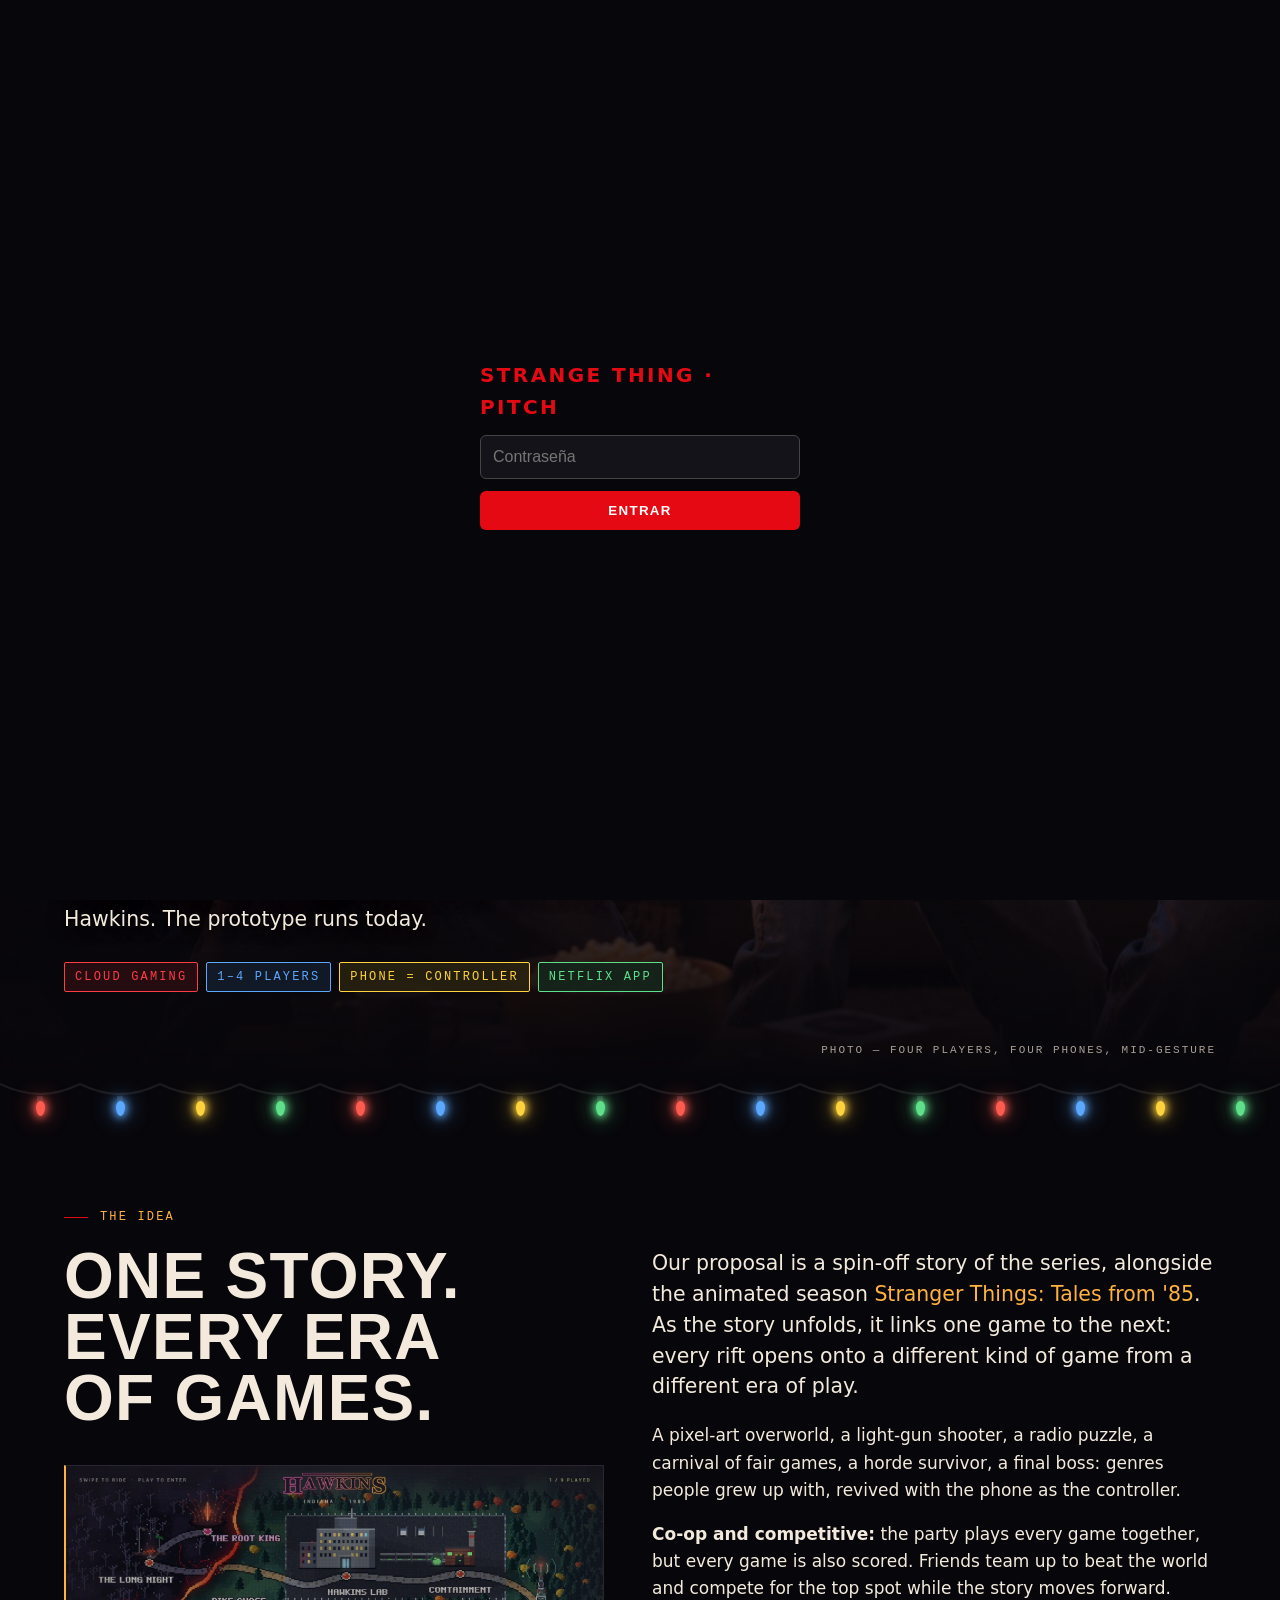
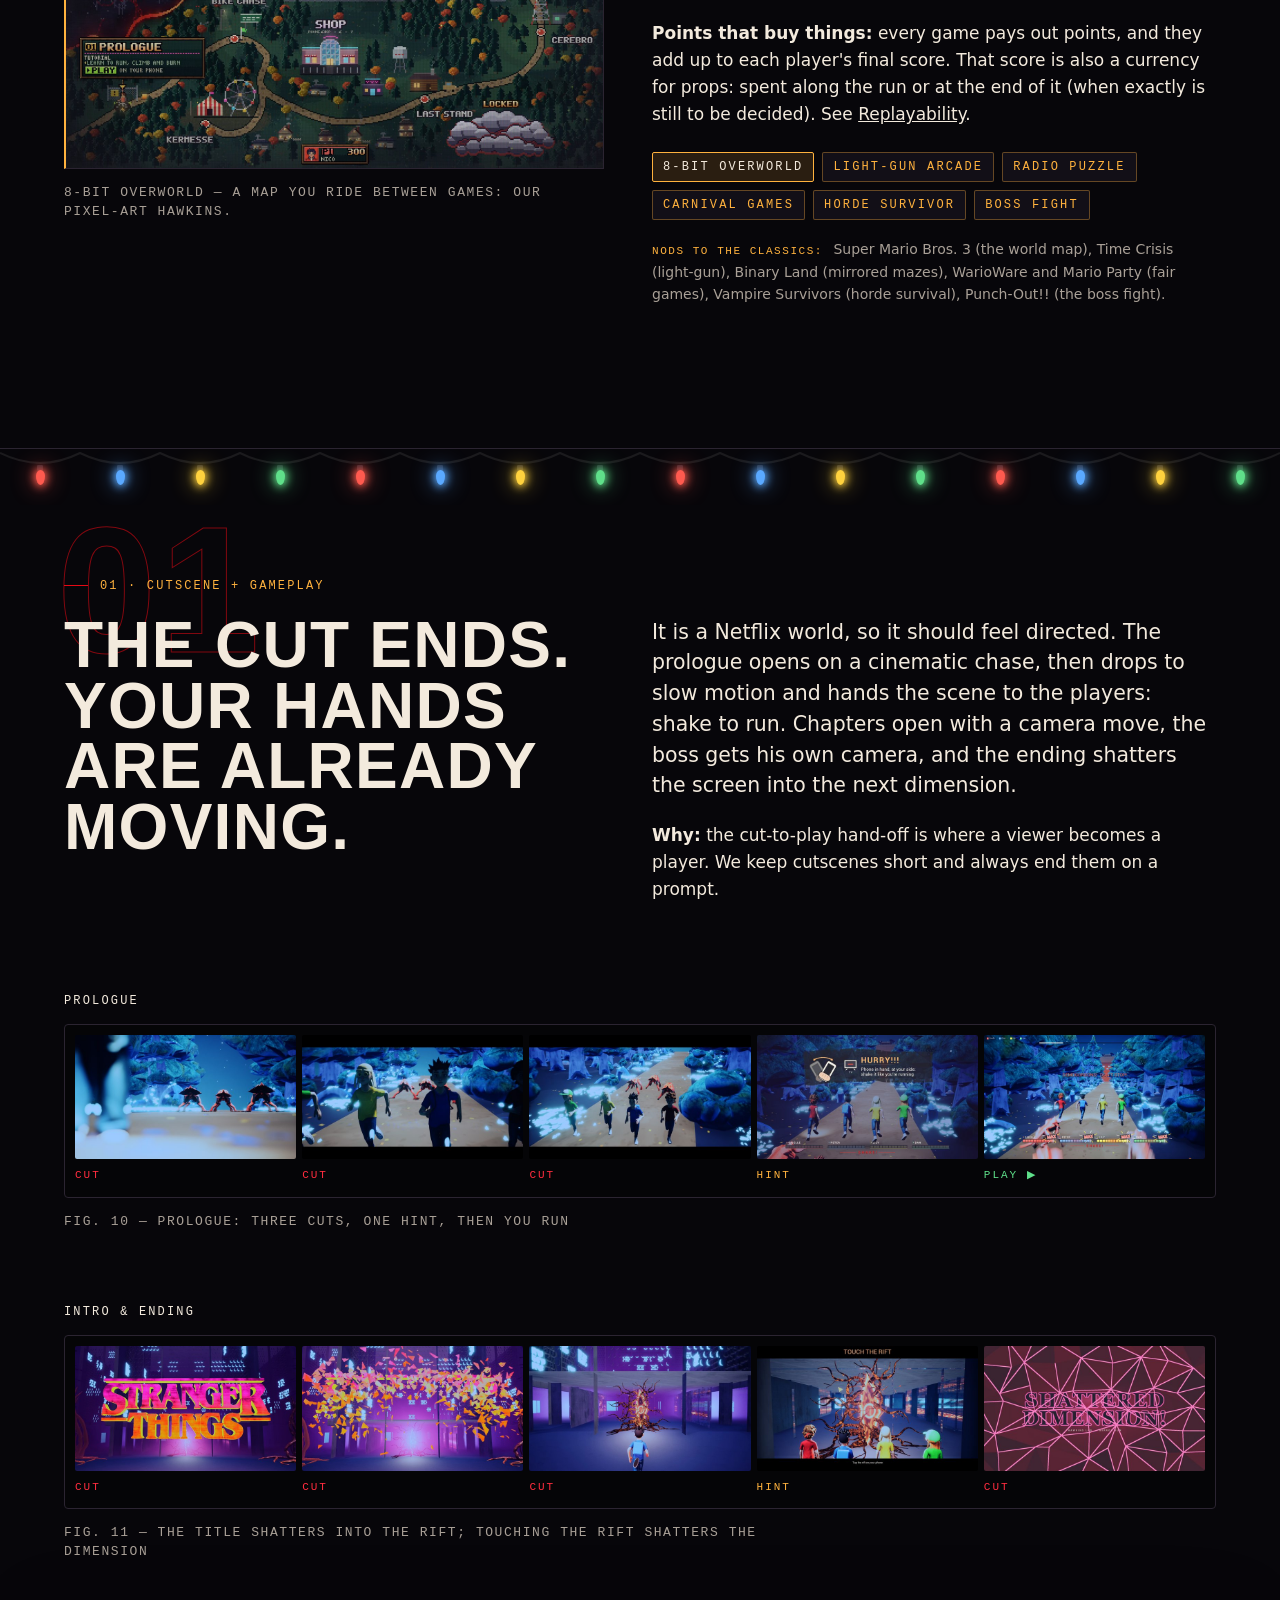
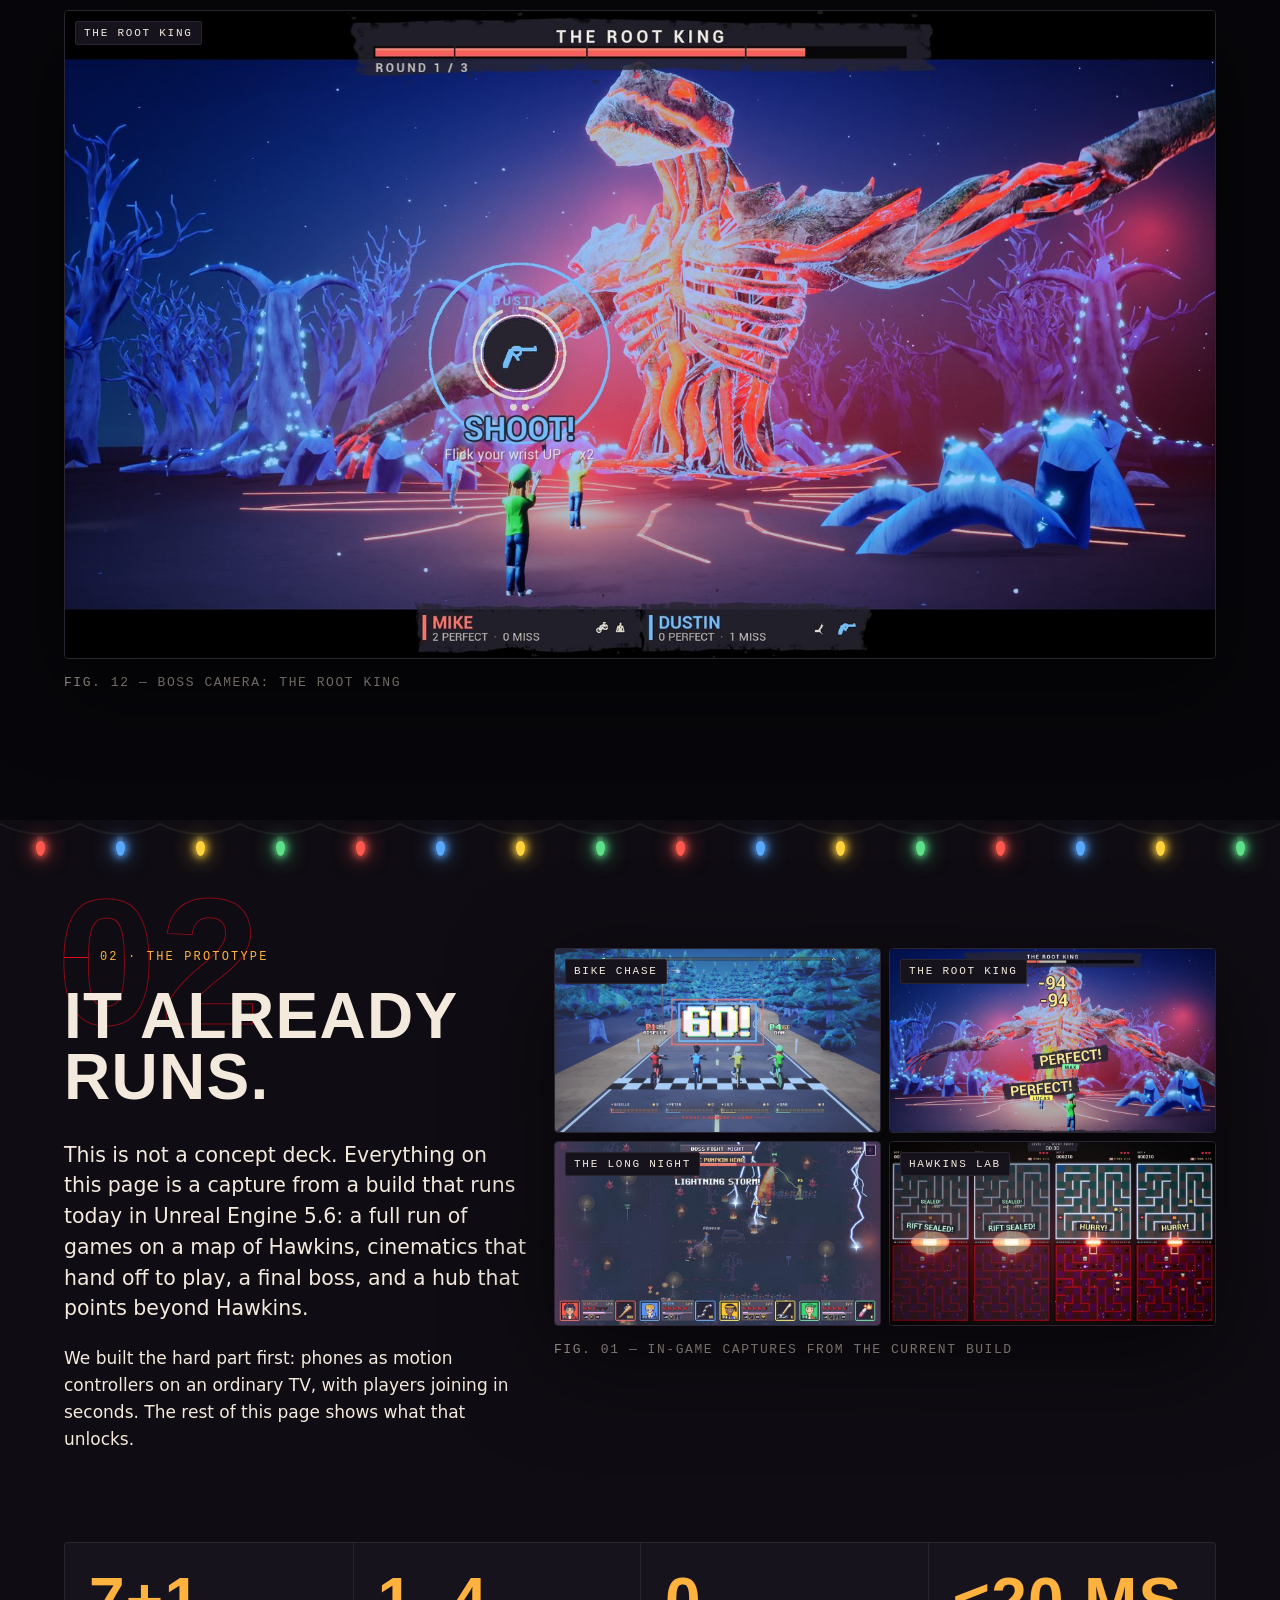
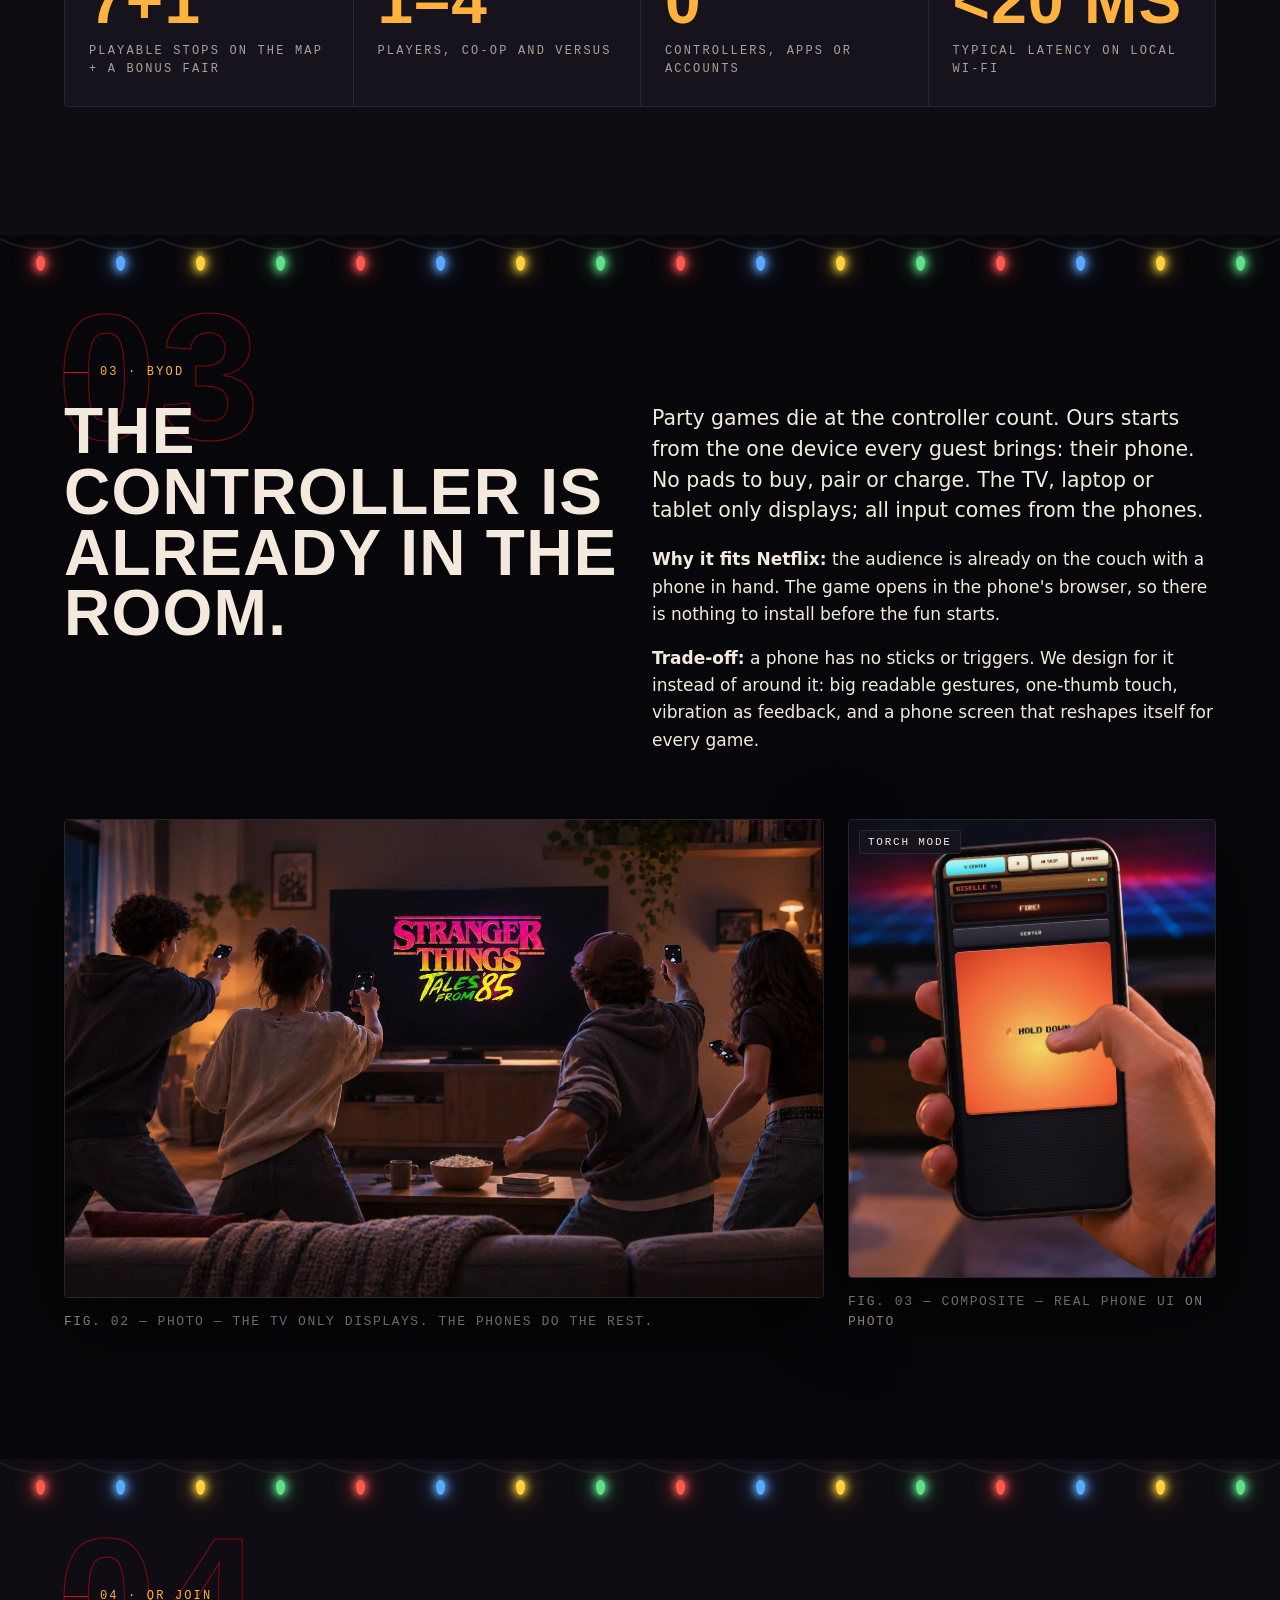
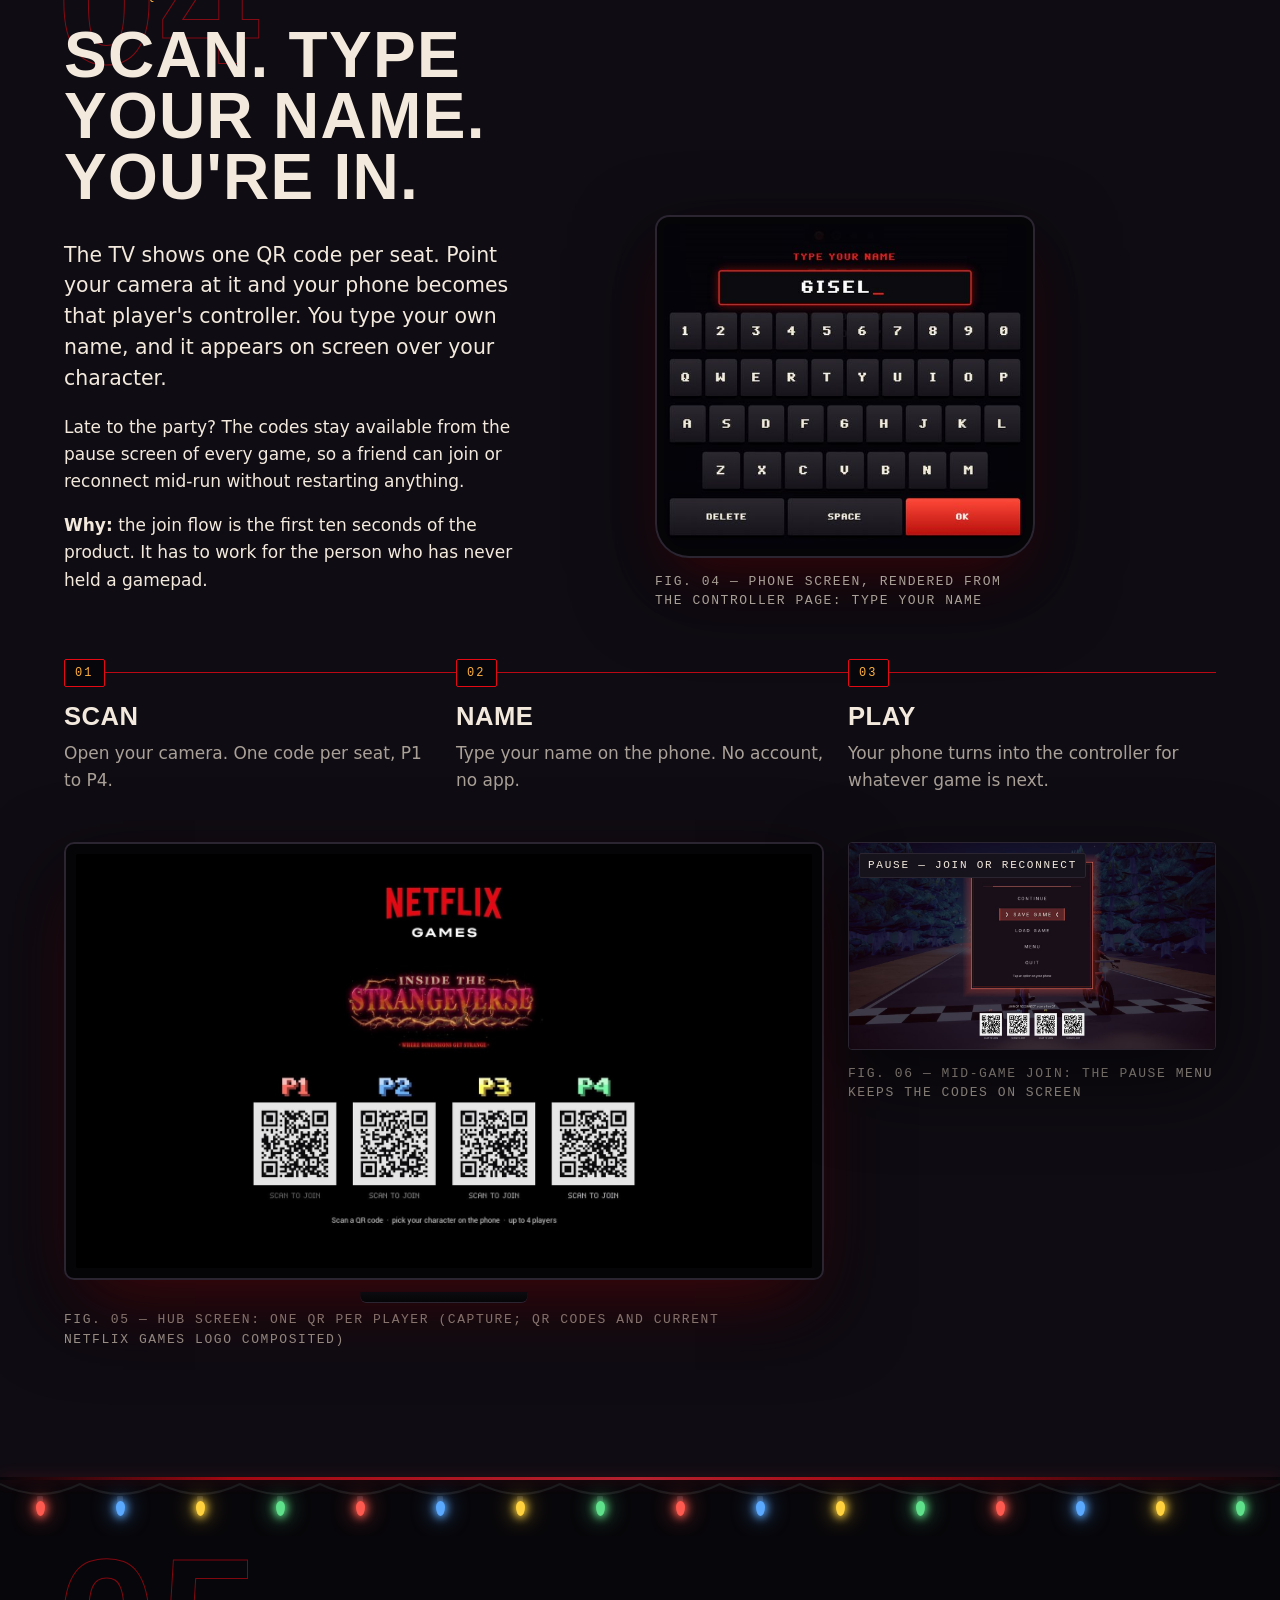
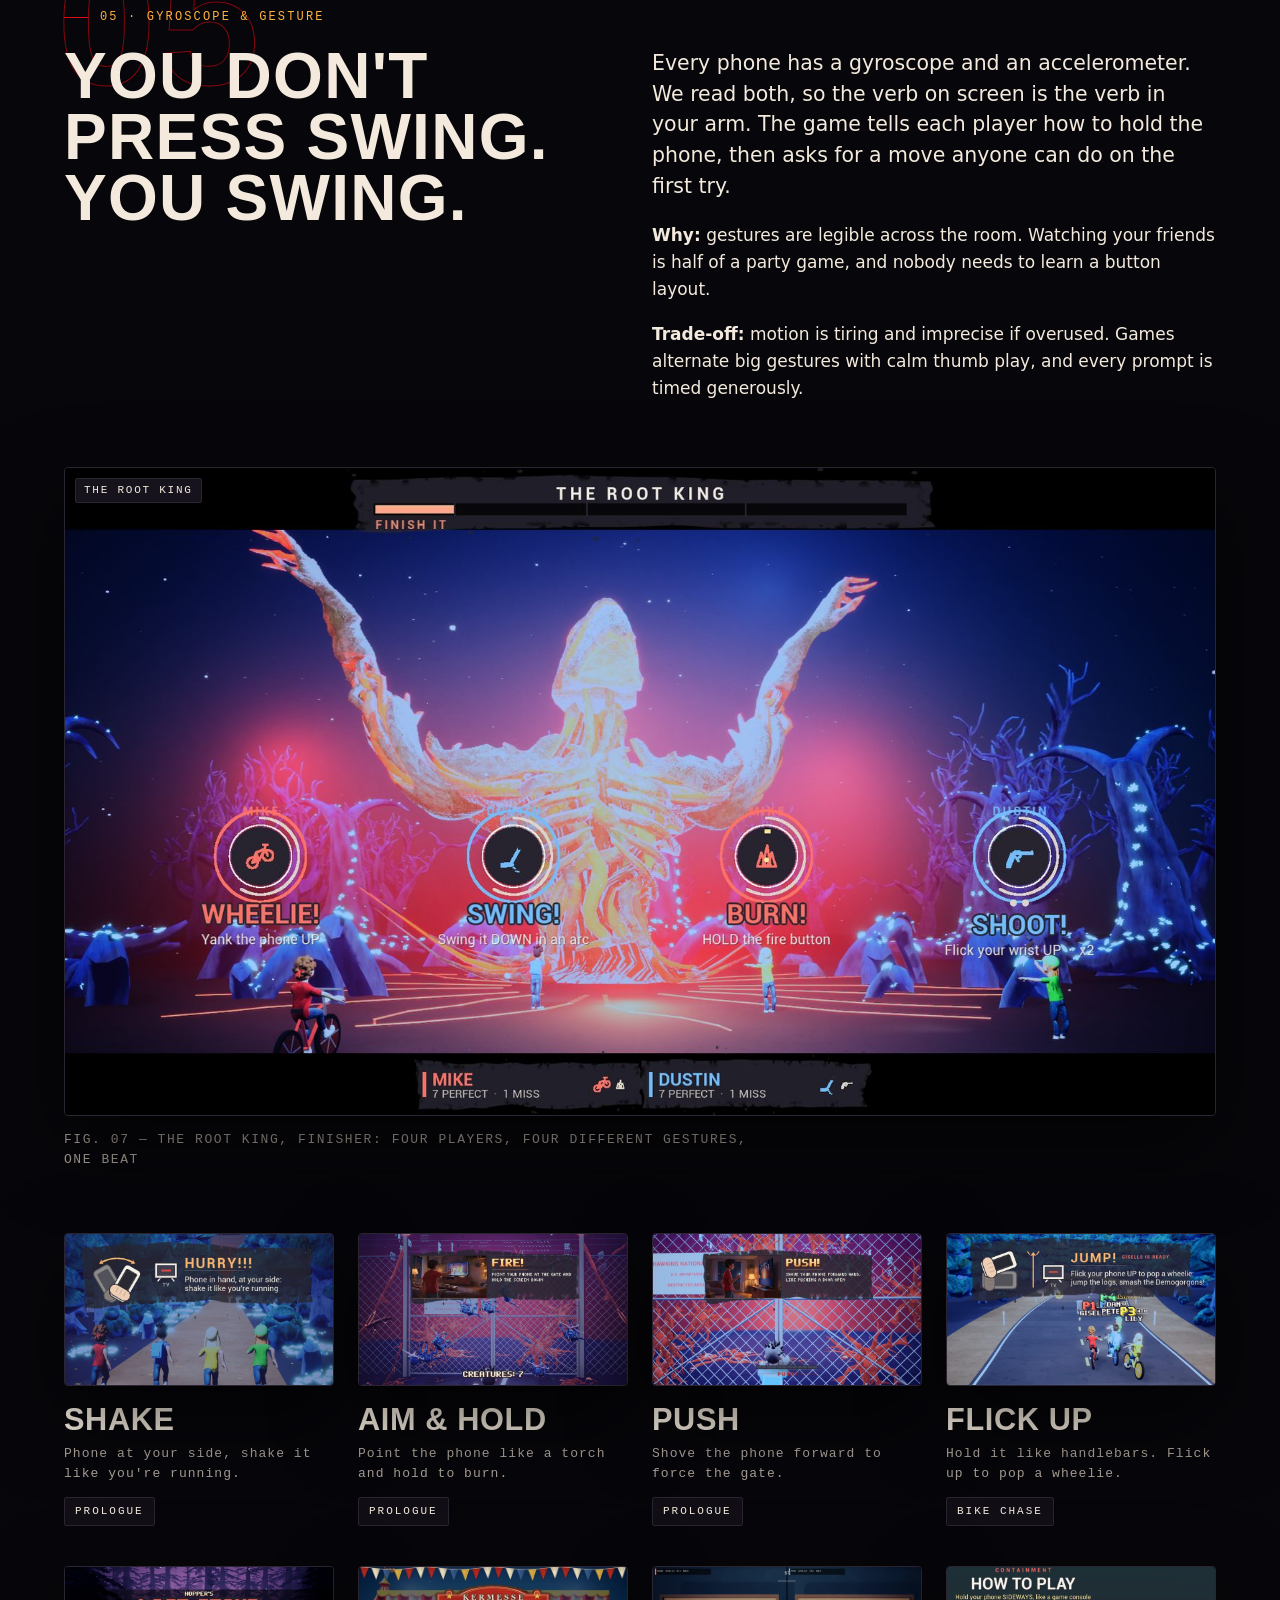
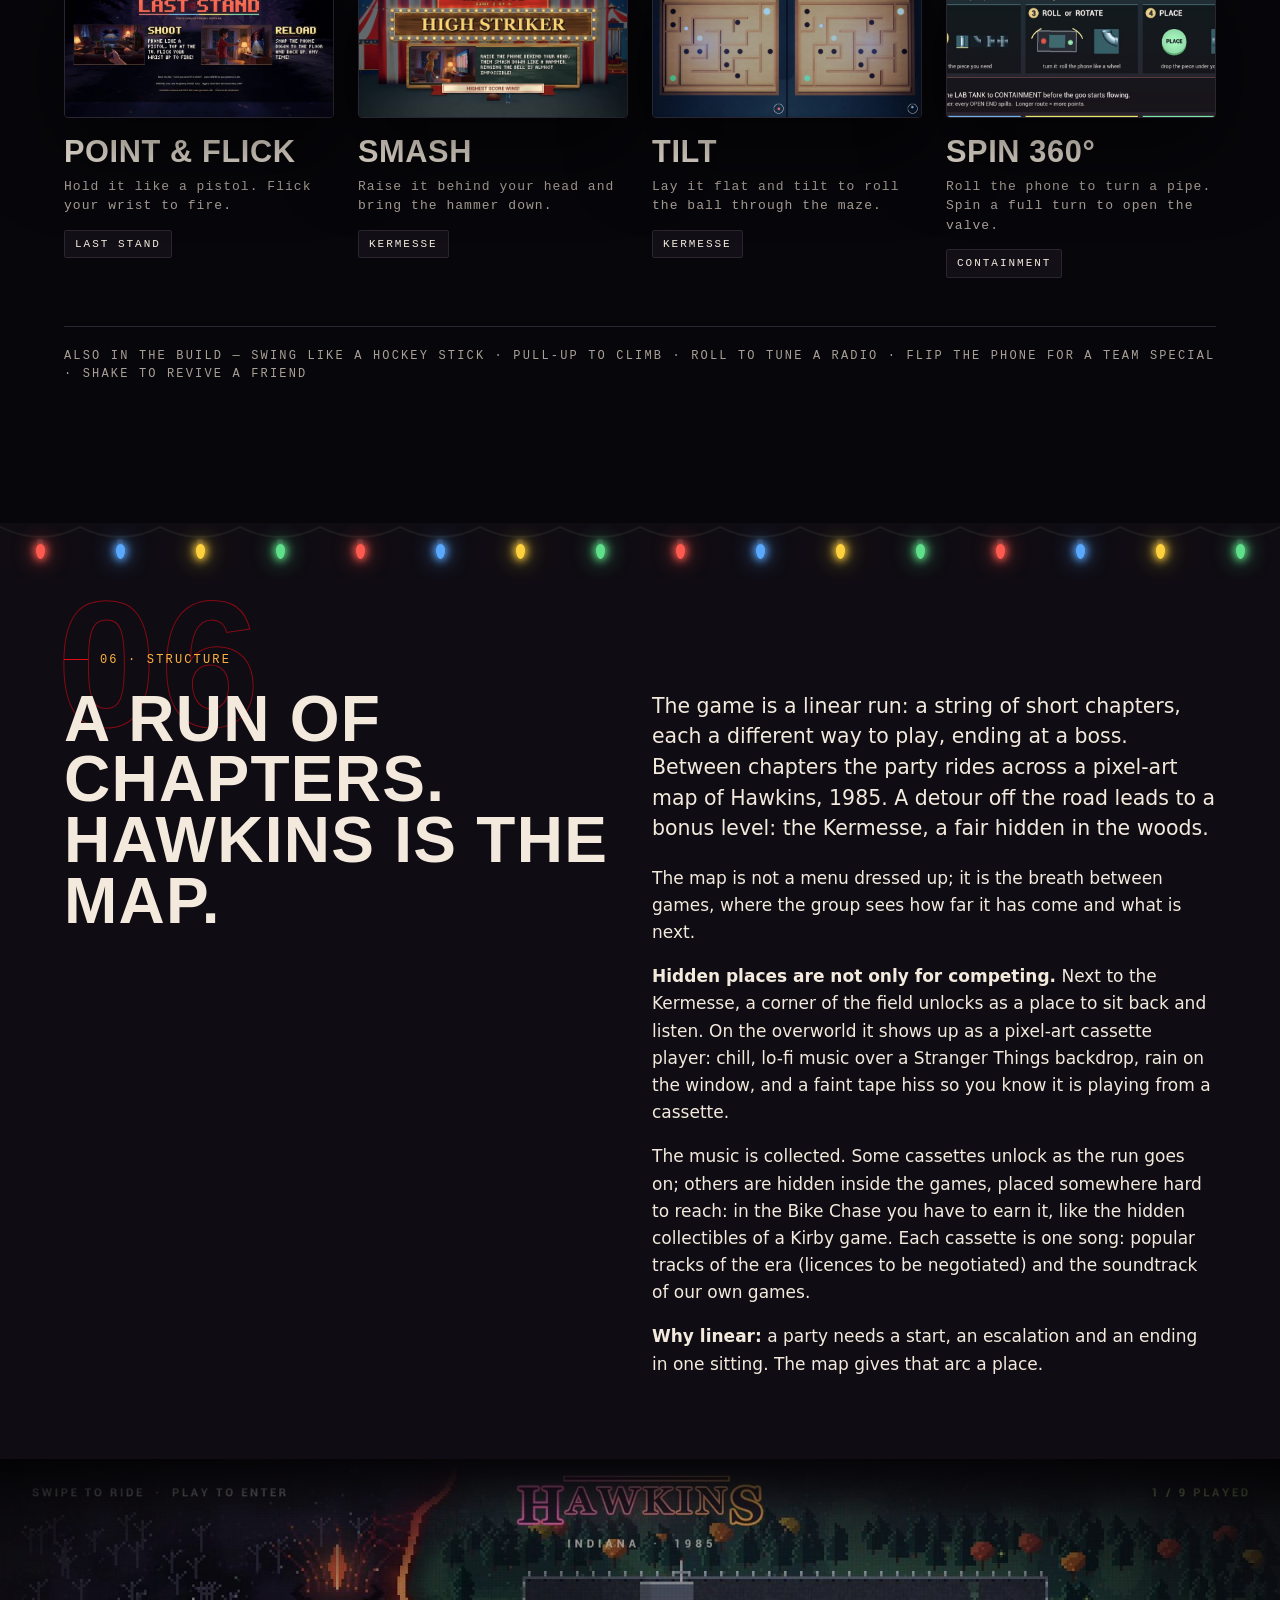
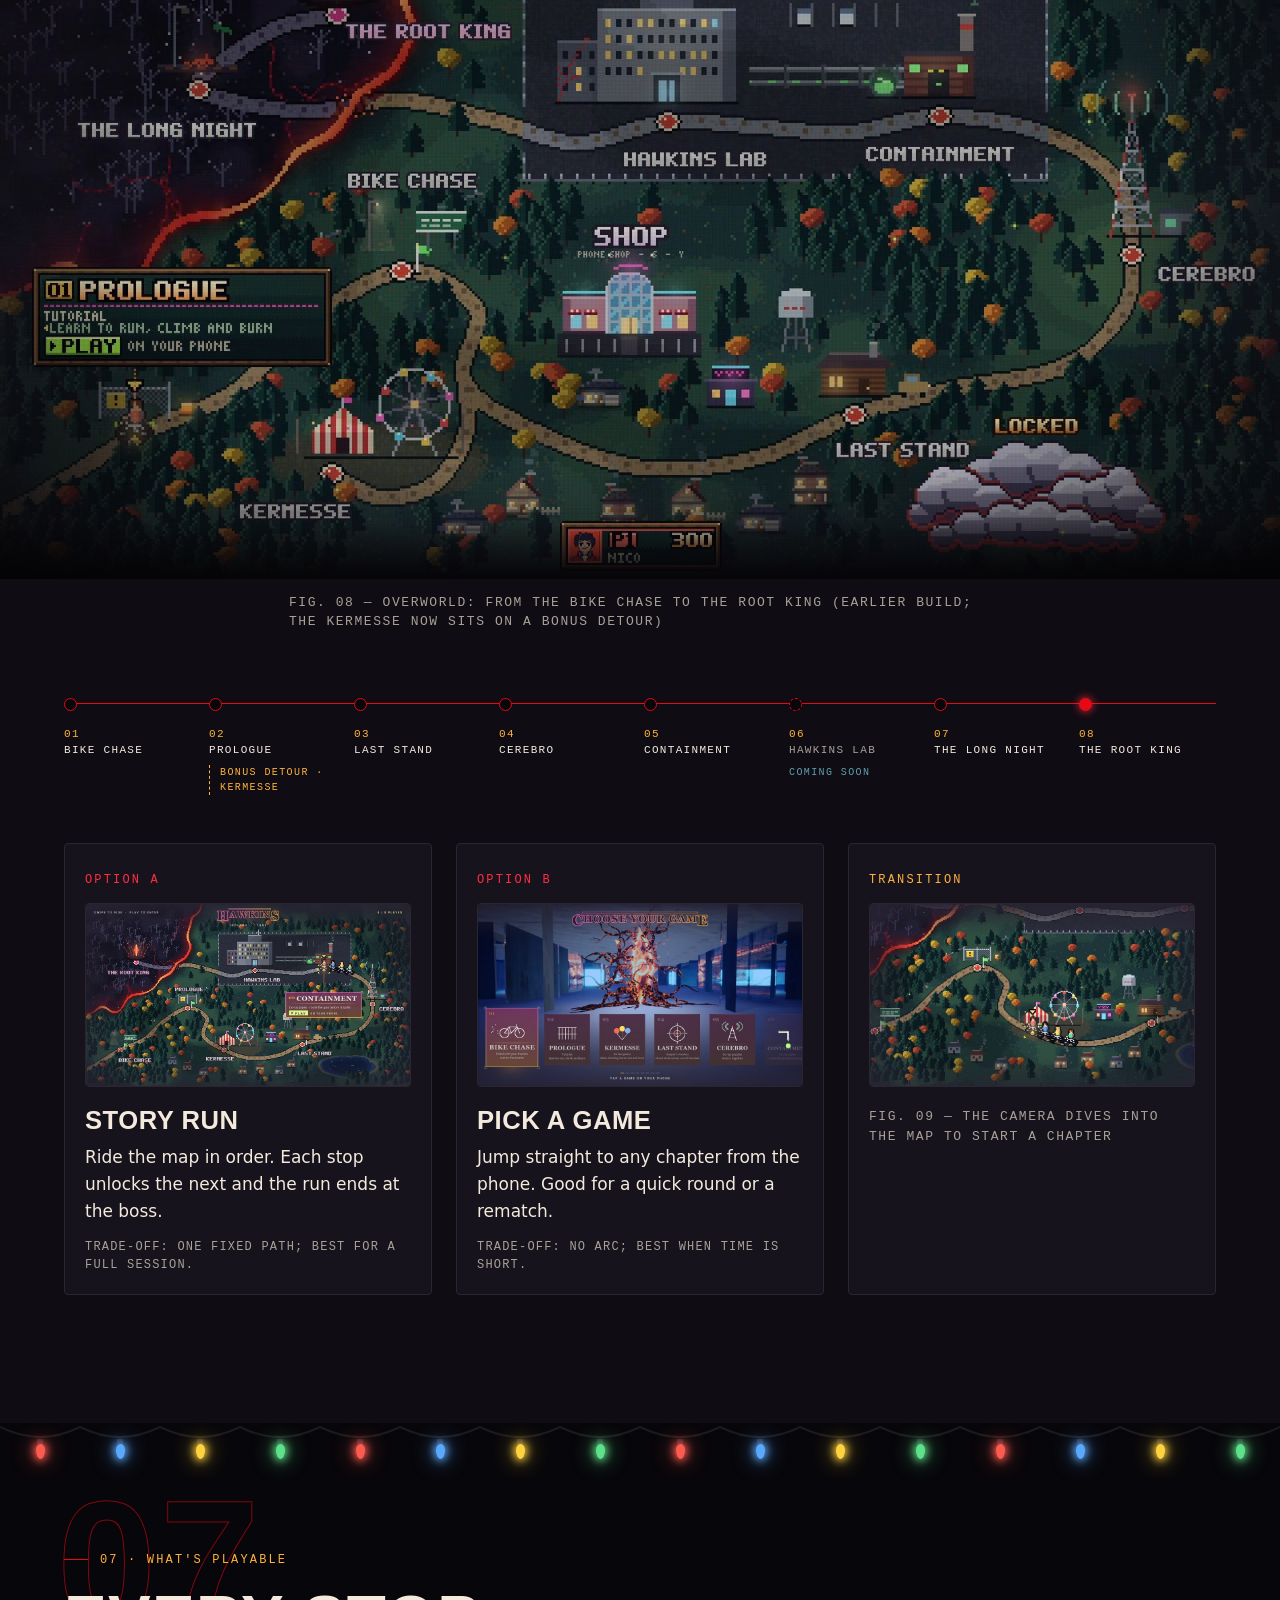
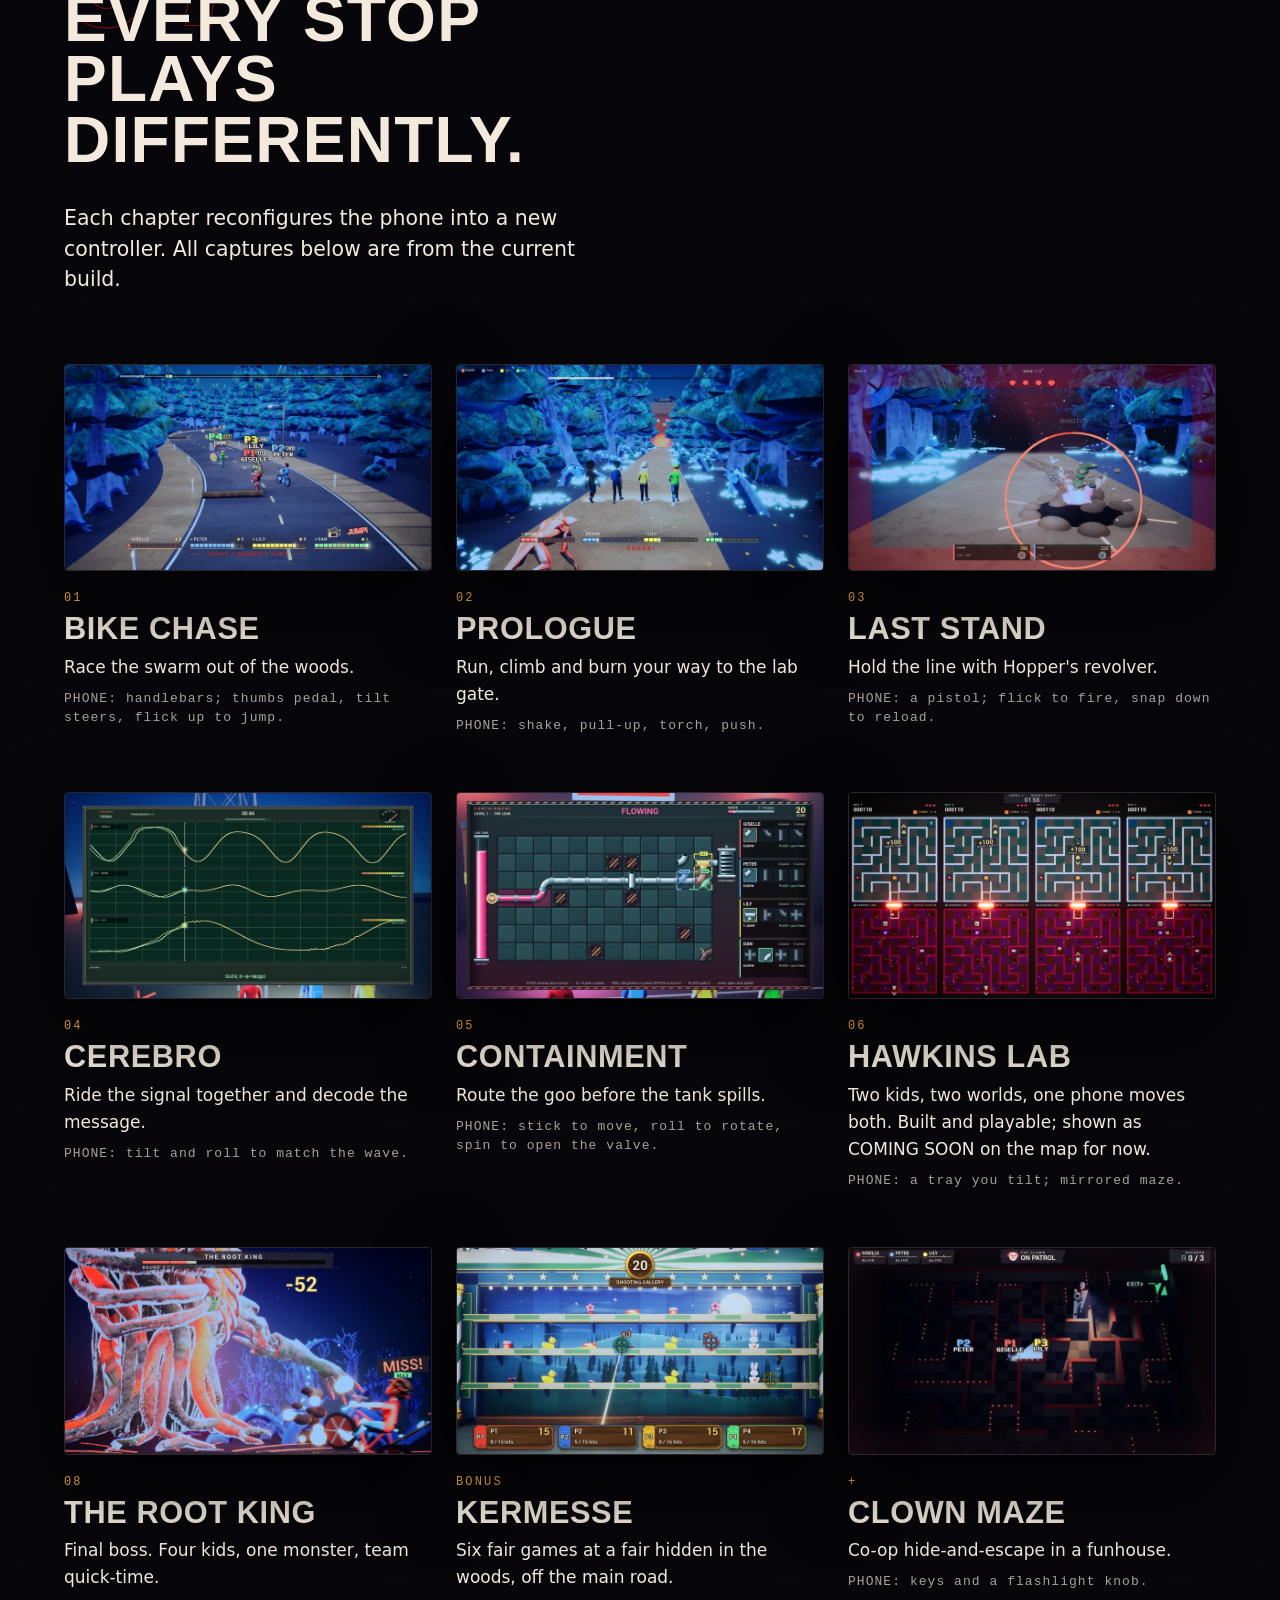
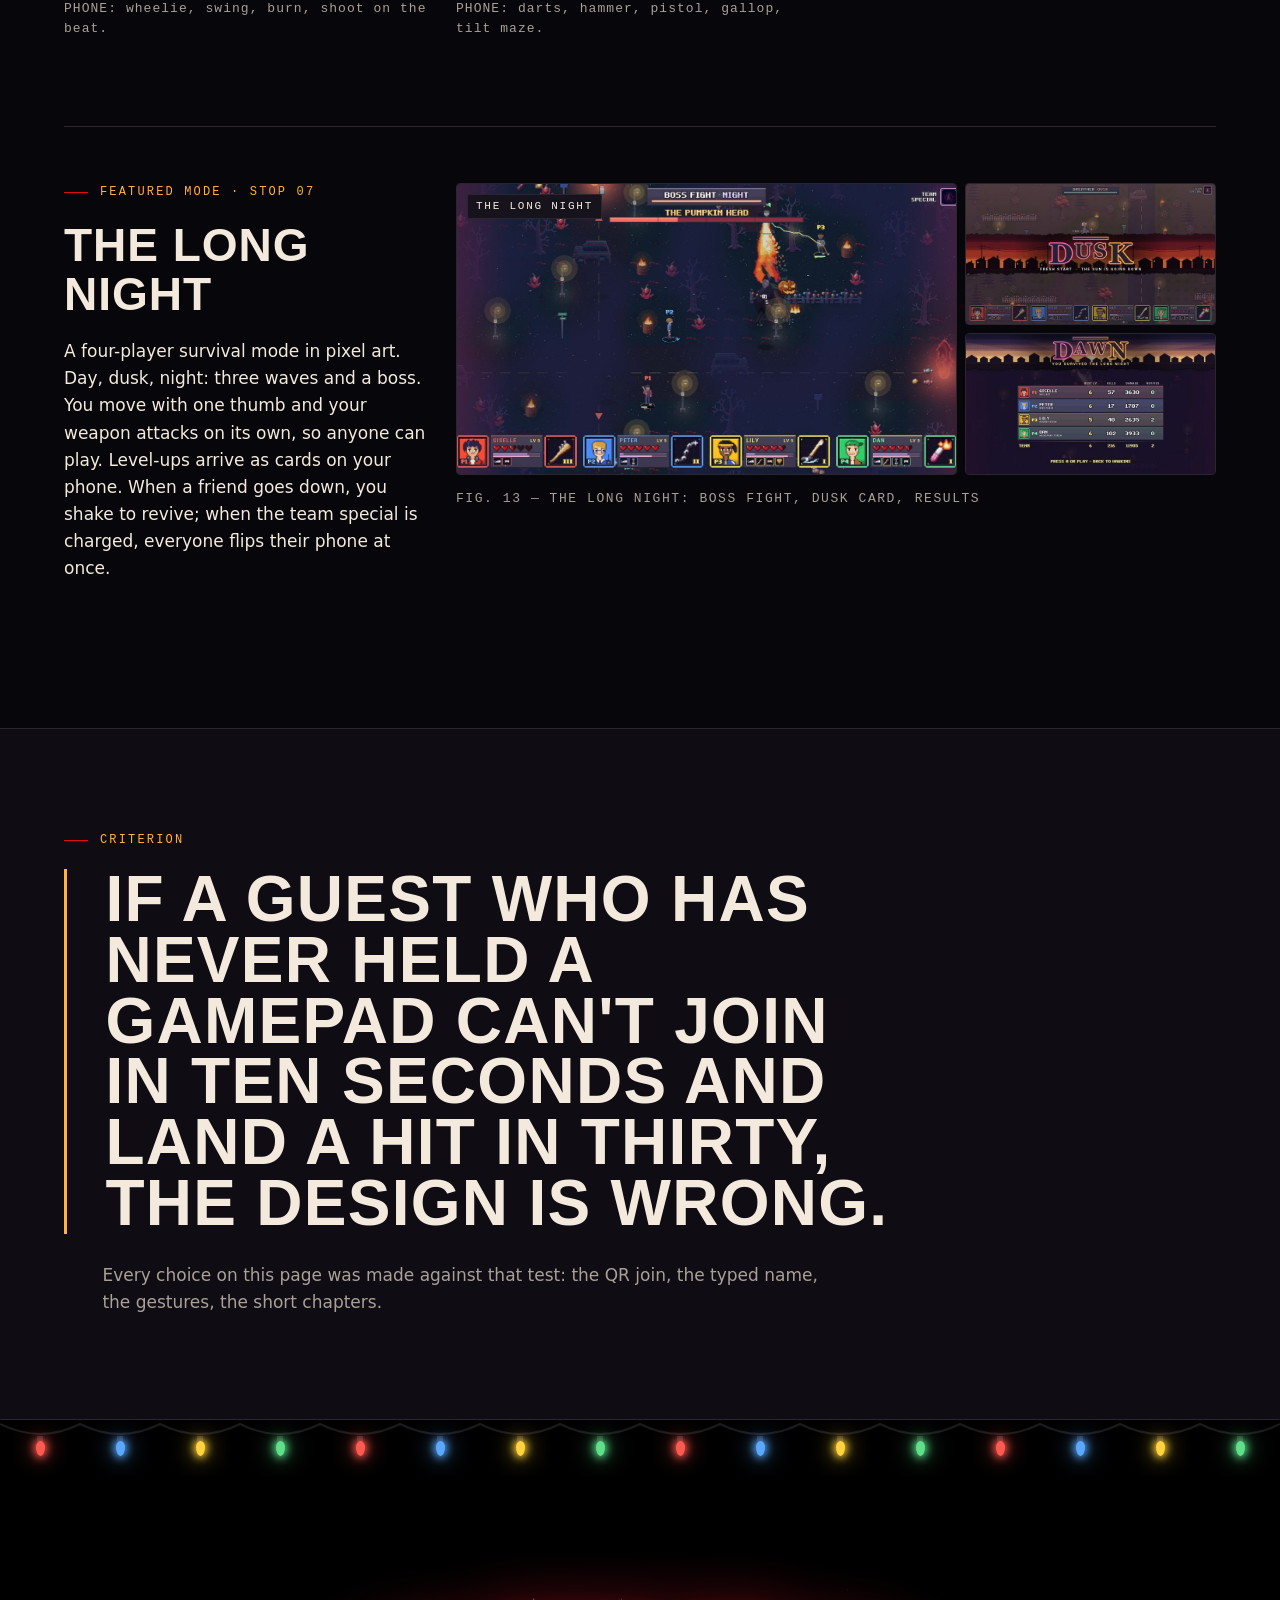
<file: pitch/index.html>
<!doctype html>
<html lang="en">
<head>
<meta name="robots" content="noindex">
<meta charset="utf-8">
<meta name="viewport" content="width=device-width, initial-scale=1">
<title>STRANGEVERSE — Playable Prototype Pitch</title>
<meta name="description" content="A Stranger Things party game you play with the phone already in your pocket. Playable prototype pitch.">
<link rel="icon" type="image/png" href="img/ui/favicon.png">
<link rel="stylesheet" href="css/pitch.css?v=8">
<!-- marks JS as available so the scroll-reveal hidden state applies only when JS runs -->
<script>document.documentElement.classList.add('js');</script>
<script src="js/pitch.js?v=3" defer></script>
</head>
<body>
<div id="pwGate" style="position:fixed;inset:0;z-index:99999;background:#07060a;display:flex;align-items:center;justify-content:center;font-family:system-ui,sans-serif"><form id="pwForm" style="display:flex;flex-direction:column;gap:12px;width:min(320px,86vw)"><b style="color:#e50914;letter-spacing:.12em;font-size:20px">STRANGE THING · PITCH</b><input id="pwIn" type="password" placeholder="Contraseña" autocomplete="current-password" style="padding:12px;border-radius:6px;border:1px solid #444;background:#15131a;color:#fff;font-size:16px"><button style="padding:12px;border:0;border-radius:6px;background:#e50914;color:#fff;font-weight:800;letter-spacing:.1em">ENTRAR</button><span id="pwMsg" style="color:#ff8080;font-size:13px"></span></form></div><script>(function(){const H="c577df93dec81b8c845eca8aa2c53df33c2844e3afdbb117f05827aefe158e40";const g=document.getElementById("pwGate");async function sha(t){const b=await crypto.subtle.digest("SHA-256",new TextEncoder().encode(t));return [...new Uint8Array(b)].map(x=>x.toString(16).padStart(2,"0")).join("");}try{if(sessionStorage.getItem("pitch_ok")==="1"){g.remove();return;}}catch(e){}document.getElementById("pwForm").onsubmit=async function(e){e.preventDefault();if(await sha(document.getElementById("pwIn").value.trim().toLowerCase())===H){try{sessionStorage.setItem("pitch_ok","1")}catch(e){}g.remove();}else document.getElementById("pwMsg").textContent="Contraseña incorrecta";};})();</script>


<!-- ===== TOP BAR ===== -->
<header class="topbar">
  <a class="topbar__id" href="#s00">STRANGEVERSE <span>/</span> PROTOTYPE PITCH</a>
  <div class="topbar__end">
  <div class="topbar__right">
  <nav class="topbar__nav" aria-label="Sections">
    <a href="#s00">HOME</a><a href="#idea">IDEA</a><a href="#s01">01</a><a href="#s02">02</a><a href="#s03">03</a><a href="#s04">04</a>
    <a href="#s05">05</a><a href="#s06">06</a><a href="#s07">07</a><a href="#s08">08</a><a href="#s09">09</a>
  </nav>
  <!-- cartelito: título de la sección en pantalla (lo completa js/pitch.js; HOME en la portada) -->
  <span class="topbar__here" aria-live="polite">HOME</span>
  </div>
  <!-- botón del efecto CRT de tubo: un tele chiquito con su lucecita de encendido -->
  <button class="topbar__crt" type="button" aria-pressed="false" title="CRT tube effect on / off"><span class="crt-ico" aria-hidden="true"><i></i></span><span class="crt-txt">CRT</span><span class="crt-led" aria-hidden="true"></span></button>
  </div>
</header>

<main>

<!-- ===== 00 · HERO ===== -->
<section id="s00" class="hero" aria-label="Introduction">
  <a class="hero__media" href="img/hero/jugando_frente.webp" tabindex="-1" aria-hidden="true">
    <picture>
      <source media="(max-width: 900px)" srcset="img/hero/jugando_frente_900.webp">
      <img src="img/hero/jugando_frente.webp" width="1672" height="941" alt="" style="object-position: center 35%">
    </picture>
  </a>
  <div class="hero__vhs">REC <span class="rec">●</span> PROTOTYPE BUILD — UE 5.6</div>
  <div class="wrap hero__content">
    <img class="hero__logo" src="img/logo/strangeverse.png" width="1040" height="365" alt="Inside the Strangeverse">
    <p class="kicker">PLAYABLE PROTOTYPE — PROPOSAL FOR NETFLIX GAMES</p>
    <h1 class="byod" aria-label="Bring your own device"><span><b>B</b>RING</span> <span><b>Y</b>OUR</span> <span><b>O</b>WN</span> <span><b>D</b>EVICE.</span></h1>
    <p class="lead hero__sub">A Stranger Things party game you play with the phone already in your pocket. Scan a QR code, type your name, and the phone's gyroscope turns it into a motion controller: swing, shake, tilt and aim your way through Hawkins. The prototype runs today.</p>
    <ul class="chips">
      <li>CLOUD GAMING</li><li>1–4 PLAYERS</li><li>PHONE = CONTROLLER</li><li>NETFLIX APP</li>
    </ul>
  </div>
  <p class="hero__caption">PHOTO — FOUR PLAYERS, FOUR PHONES, MID-GESTURE</p>
</section>

<!-- ===== LA IDEA (sin número en la barra: el cartelito de arriba dice THE IDEA) ===== -->
<section id="idea" class="section idea">
  <!-- guirnalda arriba de la sección, en el aire de arriba (no corre el contenido) -->
  <div class="lights lights--top" aria-hidden="true">
    <svg class="lights__wire" viewBox="0 0 1600 30" preserveAspectRatio="none"><path d="M0 4 Q50 24 100 4 Q150 24 200 4 Q250 24 300 4 Q350 24 400 4 Q450 24 500 4 Q550 24 600 4 Q650 24 700 4 Q750 24 800 4 Q850 24 900 4 Q950 24 1000 4 Q1050 24 1100 4 Q1150 24 1200 4 Q1250 24 1300 4 Q1350 24 1400 4 Q1450 24 1500 4 Q1550 24 1600 4"/></svg>
    <ul><li></li><li></li><li></li><li></li><li></li><li></li><li></li><li></li><li></li><li></li><li></li><li></li><li></li><li></li><li></li><li></li></ul>
  </div>
  <div class="wrap grid">
    <div class="col-text reveal">
      <div class="sechead">
        <p class="kicker">THE IDEA</p>
        <h2>ONE STORY. EVERY ERA OF GAMES.</h2>
      </div>
      <!-- recuadro de vista previa de los chips de géneros (lo maneja js/pitch.js) -->
      <figure class="idea__peek" aria-live="polite">
        <div class="idea__frame"><img alt="" hidden><span class="idea__hint">HOVER A GENRE TO SEE IT</span></div>
        <figcaption></figcaption>
      </figure>
    </div>
    <div class="col-side reveal">
      <p class="lead">Our proposal is a spin-off story of the series, alongside the animated season <em>Stranger Things: Tales from '85</em>. As the story unfolds, it links one game to the next: every rift opens onto a different kind of game from a different era of play.</p>
      <p>A pixel-art overworld, a light-gun shooter, a radio puzzle, a carnival of fair games, a horde survivor, a final boss: genres people grew up with, revived with the phone as the controller.</p>
      <p><strong>Co-op and competitive:</strong> the party plays every game together, but every game is also scored. Friends team up to beat the world and compete for the top spot while the story moves forward.</p>
      <p><strong>Points that buy things:</strong> every game pays out points, and they add up to each player's final score. That score is also a currency for props: spent along the run or at the end of it (when exactly is still to be decided). See <a href="#s09">Replayability</a>.</p>
      <ul class="chips idea__eras" aria-label="Kinds of games">
        <!-- al pasar el mouse (o tocar / enfocar) cada chip muestra su imagen en el recuadro de la izquierda:
             data-peek = imagen, data-cap = texto. Para usar otra referencia, cambiar data-peek -->
        <li tabindex="0" data-peek="img/sec/s05_overworld.jpg" data-cap="A map you ride between games: our pixel-art Hawkins.">8-BIT OVERWORLD</li><li tabindex="0" data-peek="img/sec/s07_04_laststand.jpg" data-cap="Point and shoot at the screen: Last Stand, with the phone as the pistol.">LIGHT-GUN ARCADE</li><li tabindex="0" data-peek="img/sec/s07_05_cerebro.jpg" data-cap="Tune and match signals together: Cerebro.">RADIO PUZZLE</li><li tabindex="0" data-peek="img/sec/s07_03b_derby.jpg" data-cap="Fair stalls, one gesture each: the Kermesse horse derby.">CARNIVAL GAMES</li><li tabindex="0" data-peek="img/sec/s07_ln_boss.jpg" data-cap="Auto-attack, move with one thumb, outlast the waves: The Long Night.">HORDE SURVIVOR</li><li tabindex="0" data-peek="img/sec/s04_finisher.jpg" data-cap="Four players, four gestures, one beat: The Root King.">BOSS FIGHT</li>
      </ul>
      <!-- clásicos que homenajeamos (referencia de qué tipo de juego es cada uno) -->
      <p class="idea__refs"><span>Nods to the classics:</span> Super Mario Bros. 3 (the world map), Time Crisis (light-gun), Binary Land (mirrored mazes), WarioWare and Mario Party (fair games), Vampire Survivors (horde survival), Punch-Out!! (the boss fight).</p>
    </div>
  </div>
</section>

<!-- ===== 01 · CINEMA INTO PLAY ===== -->
<section id="s01" class="section">
  <!-- guirnalda arriba de la sección, en el aire de arriba (no corre el contenido) -->
  <div class="lights lights--top" aria-hidden="true">
    <svg class="lights__wire" viewBox="0 0 1600 30" preserveAspectRatio="none"><path d="M0 4 Q50 24 100 4 Q150 24 200 4 Q250 24 300 4 Q350 24 400 4 Q450 24 500 4 Q550 24 600 4 Q650 24 700 4 Q750 24 800 4 Q850 24 900 4 Q950 24 1000 4 Q1050 24 1100 4 Q1150 24 1200 4 Q1250 24 1300 4 Q1350 24 1400 4 Q1450 24 1500 4 Q1550 24 1600 4"/></svg>
    <ul><li></li><li></li><li></li><li></li><li></li><li></li><li></li><li></li><li></li><li></li><li></li><li></li><li></li><li></li><li></li><li></li></ul>
  </div>
  <div class="wrap grid">
    <div class="col-text col-text--wide reveal">
      <div class="sechead"><span class="num" aria-hidden="true">01</span>
        <p class="kicker">01 · CUTSCENE + GAMEPLAY</p>
        <h2>THE CUT ENDS. YOUR HANDS ARE ALREADY MOVING.</h2>
      </div>
    </div>
    <div class="col-side reveal">
      <p class="lead">It is a Netflix world, so it should feel directed. The prologue opens on a cinematic chase, then drops to slow motion and hands the scene to the players: shake to run. Chapters open with a camera move, the boss gets his own camera, and the ending shatters the screen into the next dimension.</p>
      <p><strong>Why:</strong> the cut-to-play hand-off is where a viewer becomes a player. We keep cutscenes short and always end them on a prompt.</p>
    </div>

    <figure class="strip span-12 reveal">
      <p class="strip__title">PROLOGUE</p>
      <ol class="strip__frames">
        <li><a href="img/full/s06_a1_cut.jpg"><img src="img/sec/s06_a1_cut.jpg" width="640" height="360" loading="lazy" alt="Low angle: three Demogorgons on the forest path"></a><span>CUT</span></li>
        <li><a href="img/full/s06_a2_cut.jpg"><img src="img/sec/s06_a2_cut.jpg" width="640" height="360" loading="lazy" alt="Letterboxed shot: the kids run toward the camera, creatures behind"></a><span>CUT</span></li>
        <li><a href="img/full/s06_a3_cut.jpg"><img src="img/sec/s06_a3_cut.jpg" width="640" height="360" loading="lazy" alt="Letterboxed wide shot: four kids running, Demogorgons chasing"></a><span>CUT</span></li>
        <li><a href="img/full/s06_a4_prompt.jpg"><img src="img/sec/s06_a4_prompt.jpg" width="640" height="360" loading="lazy" alt="Slow motion with the prompt: HURRY!!! shake it like you're running"></a><span class="is-prompt">HINT</span></li>
        <li><a href="img/full/s06_a5_play.jpg"><img src="img/sec/s06_a5_play.jpg" width="640" height="360" loading="lazy" alt="Gameplay: the four kids run up the path, shake meters at MAX"></a><span class="is-play">PLAY ▶</span></li>
      </ol>
      <figcaption>FIG. 10 — PROLOGUE: THREE CUTS, ONE HINT, THEN YOU RUN</figcaption>
    </figure>

    <figure class="strip span-12 reveal">
      <p class="strip__title">INTRO &amp; ENDING</p>
      <ol class="strip__frames">
        <li><a href="img/full/s06_b1_title.jpg"><img src="img/sec/s06_b1_title.jpg" width="640" height="360" loading="lazy" alt="Stranger Things title card with drifting shards"></a><span>CUT</span></li>
        <li><a href="img/full/s06_b2_shatter.jpg"><img src="img/sec/s06_b2_shatter.jpg" width="640" height="360" loading="lazy" alt="The title shatters into a storm of shards in front of the rift"></a><span>CUT</span></li>
        <li><a href="img/full/s06_b3_rift.jpg"><img src="img/sec/s06_b3_rift.jpg" width="640" height="360" loading="lazy" alt="The rift in the Hawkins Lab corridor"></a><span>CUT</span></li>
        <li><a href="img/full/s06_b4_touch.jpg"><img src="img/sec/s06_b4_touch.jpg" width="640" height="360" loading="lazy" alt="The four kids face the rift: TOUCH THE RIFT, tap the rift on your phone"></a><span class="is-prompt">HINT</span></li>
        <li><a href="img/full/s06_b5_shattered.jpg"><img src="img/sec/s06_b5_shattered.jpg" width="640" height="360" loading="lazy" alt="SHATTERED DIMENSION! title over cracked glass"></a><span>CUT</span></li>
      </ol>
      <figcaption>FIG. 11 — THE TITLE SHATTERS INTO THE RIFT; TOUCHING THE RIFT SHATTERS THE DIMENSION</figcaption>
    </figure>

    <figure class="span-12 reveal">
      <a class="shot" href="img/full/s06_bosscam.jpg"><span class="tag">THE ROOT KING</span><img src="img/sec/s06_bosscam.jpg" width="1600" height="900" loading="lazy" alt="Boss camera: the Root King towers over a player with a SHOOT! prompt"></a>
      <figcaption>FIG. 12 — BOSS CAMERA: THE ROOT KING</figcaption>
    </figure>
  </div>
</section>

<!-- ===== 02 · THE PROTOTYPE ===== -->
<section id="s02" class="section band">
  <!-- guirnalda arriba de la sección, en el aire de arriba (no corre el contenido) -->
  <div class="lights lights--top" aria-hidden="true">
    <svg class="lights__wire" viewBox="0 0 1600 30" preserveAspectRatio="none"><path d="M0 4 Q50 24 100 4 Q150 24 200 4 Q250 24 300 4 Q350 24 400 4 Q450 24 500 4 Q550 24 600 4 Q650 24 700 4 Q750 24 800 4 Q850 24 900 4 Q950 24 1000 4 Q1050 24 1100 4 Q1150 24 1200 4 Q1250 24 1300 4 Q1350 24 1400 4 Q1450 24 1500 4 Q1550 24 1600 4"/></svg>
    <ul><li></li><li></li><li></li><li></li><li></li><li></li><li></li><li></li><li></li><li></li><li></li><li></li><li></li><li></li><li></li><li></li></ul>
  </div>
  <div class="wrap grid">
    <div class="col-text reveal">
      <div class="sechead"><span class="num" aria-hidden="true">02</span>
        <p class="kicker">02 · THE PROTOTYPE</p>
        <h2>IT ALREADY RUNS.</h2>
      </div>
      <p class="lead">This is not a concept deck. Everything on this page is a capture from a build that runs today in Unreal Engine 5.6: a full run of games on a map of Hawkins, cinematics that hand off to play, a final boss, and a hub that points beyond Hawkins.</p>
      <p>We built the hard part first: phones as motion controllers on an ordinary TV, with players joining in seconds. The rest of this page shows what that unlocks.</p>
    </div>
    <figure class="col-media mosaic reveal">
      <div class="mosaic__grid">
        <a class="shot" href="img/full/s01_bike.jpg"><span class="tag">BIKE CHASE</span><img src="img/sec/s01_bike.jpg" width="960" height="540" alt="Four kids on bikes at the start line of the bike chase, a big GO! on screen"></a>
        <a class="shot" href="img/full/s01_rootking.jpg"><span class="tag">THE ROOT KING</span><img src="img/sec/s01_rootking.jpg" width="960" height="540" alt="The Root King boss taking damage, two PERFECT! hits from the players"></a>
        <a class="shot" href="img/full/s01_longnight.jpg"><span class="tag">THE LONG NIGHT</span><img src="img/sec/s01_longnight.jpg" width="960" height="540" alt="Pixel-art survival mode at night, a lightning storm hitting the Pumpkin Head boss"></a>
        <a class="shot" href="img/full/s01_lab.jpg"><span class="tag">HAWKINS LAB</span><img src="img/sec/s01_lab.jpg" width="960" height="540" alt="Four mirrored mazes, Hawkins Lab above and the Upside Down below, rift sealed"></a>
      </div>
      <figcaption>FIG. 01 — IN-GAME CAPTURES FROM THE CURRENT BUILD</figcaption>
    </figure>
    <dl class="stats reveal">
      <div><dt>7+1</dt><dd>PLAYABLE STOPS ON THE MAP + A BONUS FAIR</dd></div>
      <div><dt>1–4</dt><dd>PLAYERS, CO-OP AND VERSUS</dd></div>
      <div><dt>0</dt><dd>CONTROLLERS, APPS OR ACCOUNTS</dd></div>
      <div><dt>&lt;20 ms</dt><dd>TYPICAL LATENCY ON LOCAL <span class="nowrap">WI-FI</span></dd></div>
    </dl>
  </div>
</section>

<!-- ===== 03 · BRING YOUR OWN DEVICE ===== -->
<section id="s03" class="section">
  <!-- guirnalda arriba de la sección, en el aire de arriba (no corre el contenido) -->
  <div class="lights lights--top" aria-hidden="true">
    <svg class="lights__wire" viewBox="0 0 1600 30" preserveAspectRatio="none"><path d="M0 4 Q50 24 100 4 Q150 24 200 4 Q250 24 300 4 Q350 24 400 4 Q450 24 500 4 Q550 24 600 4 Q650 24 700 4 Q750 24 800 4 Q850 24 900 4 Q950 24 1000 4 Q1050 24 1100 4 Q1150 24 1200 4 Q1250 24 1300 4 Q1350 24 1400 4 Q1450 24 1500 4 Q1550 24 1600 4"/></svg>
    <ul><li></li><li></li><li></li><li></li><li></li><li></li><li></li><li></li><li></li><li></li><li></li><li></li><li></li><li></li><li></li><li></li></ul>
  </div>
  <div class="wrap grid">
    <div class="col-text col-text--wide reveal">
      <div class="sechead"><span class="num" aria-hidden="true">03</span>
        <p class="kicker">03 · BYOD</p>
        <h2>THE CONTROLLER IS ALREADY IN THE ROOM.</h2>
      </div>
    </div>
    <div class="col-side reveal">
      <p class="lead">Party games die at the controller count. Ours starts from the one device every guest brings: their phone. No pads to buy, pair or charge. The TV, laptop or tablet only displays; all input comes from the phones.</p>
      <p><strong>Why it fits Netflix:</strong> the audience is already on the couch with a phone in hand. The game opens in the phone's browser, so there is nothing to install before the fun starts.</p>
      <p><strong>Trade-off:</strong> a phone has no sticks or triggers. We design for it instead of around it: big readable gestures, one-thumb touch, vibration as feedback, and a phone screen that reshapes itself for every game.</p>
    </div>
    <figure class="span-8 fill reveal">
      <a class="shot" href="img/full/s02_tv.jpg"><img src="img/sec/s02_tv.jpg" width="1600" height="900" loading="lazy" alt="Four friends in a living room playing in front of a TV, each holding a phone"></a>
      <figcaption>FIG. 02 — PHOTO — THE TV ONLY DISPLAYS. THE PHONES DO THE REST.</figcaption>
    </figure>
    <figure class="span-4 fill reveal">
      <a class="shot shot--tall" href="img/full/s02_phone.jpg"><span class="tag">TORCH MODE</span><img src="img/sec/s02_phone.jpg" width="753" height="941" loading="lazy" alt="A hand holding a phone that shows the real torch controller: HOLD DOWN to burn"></a>
      <figcaption>FIG. 03 — COMPOSITE — REAL PHONE UI ON PHOTO</figcaption>
    </figure>
  </div>
</section>

<!-- ===== 04 · SCAN TO JOIN ===== -->
<section id="s04" class="section band">
  <!-- guirnalda arriba de la sección, en el aire de arriba (no corre el contenido) -->
  <div class="lights lights--top" aria-hidden="true">
    <svg class="lights__wire" viewBox="0 0 1600 30" preserveAspectRatio="none"><path d="M0 4 Q50 24 100 4 Q150 24 200 4 Q250 24 300 4 Q350 24 400 4 Q450 24 500 4 Q550 24 600 4 Q650 24 700 4 Q750 24 800 4 Q850 24 900 4 Q950 24 1000 4 Q1050 24 1100 4 Q1150 24 1200 4 Q1250 24 1300 4 Q1350 24 1400 4 Q1450 24 1500 4 Q1550 24 1600 4"/></svg>
    <ul><li></li><li></li><li></li><li></li><li></li><li></li><li></li><li></li><li></li><li></li><li></li><li></li><li></li><li></li><li></li><li></li></ul>
  </div>
  <div class="wrap grid">
    <div class="col-text reveal">
      <div class="sechead"><span class="num" aria-hidden="true">04</span>
        <p class="kicker">04 · QR JOIN</p>
        <h2>SCAN. TYPE YOUR NAME. YOU'RE IN.</h2>
      </div>
      <p class="lead">The TV shows one QR code per seat. Point your camera at it and your phone becomes that player's controller. You type your own name, and it appears on screen over your character.</p>
      <p>Late to the party? The codes stay available from the pause screen of every game, so a friend can join or reconnect mid-run without restarting anything.</p>
      <p><strong>Why:</strong> the join flow is the first ten seconds of the product. It has to work for the person who has never held a gamepad.</p>
    </div>
    <figure class="col-phone align-end reveal">
      <a class="phone" href="img/sec/s03_phone_name.jpg"><img src="img/sec/s03_phone_name.jpg" width="540" height="484" alt="The phone's own name-entry screen: TYPE YOUR NAME with an on-screen keyboard"></a>
      <figcaption>FIG. 04 — PHONE SCREEN, RENDERED FROM THE CONTROLLER PAGE: TYPE YOUR NAME</figcaption>
    </figure>
    <ol class="steps reveal">
      <li><span class="steps__n">01</span><h3>SCAN</h3><p>Open your camera. One code per seat, P1 to P4.</p></li>
      <li><span class="steps__n">02</span><h3>NAME</h3><p>Type your name on the phone. No account, no app.</p></li>
      <li><span class="steps__n">03</span><h3>PLAY</h3><p>Your phone turns into the controller for whatever game is next.</p></li>
    </ol>
    <figure class="span-8 reveal">
      <div class="tv"><a class="tv__screen" href="img/full/s03_hub_qr.jpg"><img src="img/sec/s03_hub_qr.jpg" width="1600" height="900" loading="lazy" alt="The hub screen: Inside the Strangeverse logo and four QR codes, one per player"></a></div>
      <figcaption>FIG. 05 — HUB SCREEN: ONE QR PER PLAYER (CAPTURE; QR CODES AND CURRENT NETFLIX GAMES LOGO COMPOSITED)</figcaption>
    </figure>
    <figure class="span-4 align-start reveal">
      <a class="shot" href="img/full/s03_pause.jpg"><span class="tag">PAUSE — JOIN OR RECONNECT</span><img src="img/sec/s03_pause.jpg" width="1200" height="675" loading="lazy" alt="Pause menu over the bike race with four QR codes under it: join or reconnect"></a>
      <figcaption>FIG. 06 — MID-GAME JOIN: THE PAUSE MENU KEEPS THE CODES ON SCREEN</figcaption>
    </figure>
  </div>
</section>

<!-- VHS tracking line between acts -->
<hr class="tracking">

<!-- ===== 05 · PLAY WITH YOUR BODY ===== -->
<section id="s05" class="section">
  <!-- guirnalda arriba de la sección, en el aire de arriba (no corre el contenido) -->
  <div class="lights lights--top" aria-hidden="true">
    <svg class="lights__wire" viewBox="0 0 1600 30" preserveAspectRatio="none"><path d="M0 4 Q50 24 100 4 Q150 24 200 4 Q250 24 300 4 Q350 24 400 4 Q450 24 500 4 Q550 24 600 4 Q650 24 700 4 Q750 24 800 4 Q850 24 900 4 Q950 24 1000 4 Q1050 24 1100 4 Q1150 24 1200 4 Q1250 24 1300 4 Q1350 24 1400 4 Q1450 24 1500 4 Q1550 24 1600 4"/></svg>
    <ul><li></li><li></li><li></li><li></li><li></li><li></li><li></li><li></li><li></li><li></li><li></li><li></li><li></li><li></li><li></li><li></li></ul>
  </div>
  <div class="wrap grid">
    <div class="col-text col-text--wide reveal">
      <div class="sechead"><span class="num" aria-hidden="true">05</span>
        <p class="kicker">05 · GYROSCOPE &amp; GESTURE</p>
        <h2>YOU DON'T PRESS SWING. YOU SWING.</h2>
      </div>
    </div>
    <div class="col-side reveal">
      <p class="lead">Every phone has a gyroscope and an accelerometer. We read both, so the verb on screen is the verb in your arm. The game tells each player how to hold the phone, then asks for a move anyone can do on the first try.</p>
      <p><strong>Why:</strong> gestures are legible across the room. Watching your friends is half of a party game, and nobody needs to learn a button layout.</p>
      <p><strong>Trade-off:</strong> motion is tiring and imprecise if overused. Games alternate big gestures with calm thumb play, and every prompt is timed generously.</p>
    </div>
    <figure class="span-12 reveal">
      <a class="shot" href="img/full/s04_finisher.jpg"><span class="tag">THE ROOT KING</span><img src="img/sec/s04_finisher.jpg" width="1600" height="900" loading="lazy" alt="The Root King finisher: four prompts at once, WHEELIE, SWING, BURN and SHOOT"></a>
      <figcaption>FIG. 07 — THE ROOT KING, FINISHER: FOUR PLAYERS, FOUR DIFFERENT GESTURES, ONE BEAT</figcaption>
    </figure>

    <!-- gesture grid: verb / what the hand does / game -->
    <ul class="gestures span-12">
      <li class="gesture reveal"><a class="shot" href="img/full/s04_g1_shake.jpg"><img src="img/sec/s04_g1_shake.jpg" width="800" height="450" loading="lazy" alt="Prompt: HURRY!!! Phone in hand, at your side: shake it like you're running"></a>
        <h3>SHAKE</h3><p class="gesture__hand">Phone at your side, shake it like you're running.</p><span class="chip">PROLOGUE</span></li>
      <li class="gesture reveal"><a class="shot" href="img/full/s04_g2_torch.jpg"><img src="img/sec/s04_g2_torch.jpg" width="800" height="450" loading="lazy" alt="Prompt: FIRE! Point your phone at the gate and hold the screen down"></a>
        <h3>AIM &amp; HOLD</h3><p class="gesture__hand">Point the phone like a torch and hold to burn.</p><span class="chip">PROLOGUE</span></li>
      <li class="gesture reveal"><a class="shot" href="img/full/s04_g3_push.jpg"><img src="img/sec/s04_g3_push.jpg" width="800" height="450" loading="lazy" alt="Prompt: PUSH! Shove your phone forward hard, like pushing a door open"></a>
        <h3>PUSH</h3><p class="gesture__hand">Shove the phone forward to force the gate.</p><span class="chip">PROLOGUE</span></li>
      <li class="gesture reveal"><a class="shot" href="img/full/s04_g4_wheelie.jpg"><img src="img/sec/s04_g4_wheelie.jpg" width="800" height="450" loading="lazy" alt="Prompt: JUMP! Flick your phone up to pop a wheelie"></a>
        <h3>FLICK UP</h3><p class="gesture__hand">Hold it like handlebars. Flick up to pop a wheelie.</p><span class="chip">BIKE CHASE</span></li>
      <li class="gesture reveal"><a class="shot" href="img/full/s04_g5_pistol.jpg"><img src="img/sec/s04_g5_pistol.jpg" width="800" height="450" loading="lazy" alt="Last Stand intro: hold your phone like a pistol, top of the phone points at the TV"></a>
        <h3>POINT &amp; FLICK</h3><p class="gesture__hand">Hold it like a pistol. Flick your wrist to fire.</p><span class="chip">LAST STAND</span></li>
      <li class="gesture reveal"><a class="shot" href="img/full/s04_g6_smash.jpg"><img src="img/sec/s04_g6_smash.jpg" width="800" height="450" loading="lazy" alt="High Striker title card: raise the phone behind your head, then smash down like a hammer"></a>
        <h3>SMASH</h3><p class="gesture__hand">Raise it behind your head and bring the hammer down.</p><span class="chip">KERMESSE</span></li>
      <li class="gesture reveal"><a class="shot" href="img/full/s04_g7_tilt.jpg"><img src="img/sec/s04_g7_tilt.jpg" width="800" height="450" loading="lazy" alt="Two wooden tilt mazes side by side, one per player"></a>
        <h3>TILT</h3><p class="gesture__hand">Lay it flat and tilt to roll the ball through the maze.</p><span class="chip">KERMESSE</span></li>
      <li class="gesture reveal"><a class="shot" href="img/full/s04_g8_spin.jpg"><img src="img/sec/s04_g8_spin.jpg" width="800" height="450" loading="lazy" alt="Containment tutorial: roll or rotate, turn it like a wheel"></a>
        <h3>SPIN 360°</h3><p class="gesture__hand">Roll the phone to turn a pipe. Spin a full turn to open the valve.</p><span class="chip">CONTAINMENT</span></li>
    </ul>
    <p class="footnote span-12">ALSO IN THE BUILD — SWING LIKE A HOCKEY STICK · PULL-UP TO CLIMB · ROLL TO TUNE A RADIO · FLIP THE PHONE FOR A TEAM SPECIAL · SHAKE TO REVIVE A FRIEND</p>
  </div>
</section>

<!-- ===== 06 · ONE RUN, ONE MAP ===== -->
<section id="s06" class="section band">
  <!-- guirnalda arriba de la sección, en el aire de arriba (no corre el contenido) -->
  <div class="lights lights--top" aria-hidden="true">
    <svg class="lights__wire" viewBox="0 0 1600 30" preserveAspectRatio="none"><path d="M0 4 Q50 24 100 4 Q150 24 200 4 Q250 24 300 4 Q350 24 400 4 Q450 24 500 4 Q550 24 600 4 Q650 24 700 4 Q750 24 800 4 Q850 24 900 4 Q950 24 1000 4 Q1050 24 1100 4 Q1150 24 1200 4 Q1250 24 1300 4 Q1350 24 1400 4 Q1450 24 1500 4 Q1550 24 1600 4"/></svg>
    <ul><li></li><li></li><li></li><li></li><li></li><li></li><li></li><li></li><li></li><li></li><li></li><li></li><li></li><li></li><li></li><li></li></ul>
  </div>
  <div class="wrap grid">
    <div class="col-text col-text--wide reveal">
      <div class="sechead"><span class="num" aria-hidden="true">06</span>
        <p class="kicker">06 · STRUCTURE</p>
        <h2>A RUN OF CHAPTERS. HAWKINS IS THE MAP.</h2>
      </div>
    </div>
    <div class="col-side reveal">
      <p class="lead">The game is a linear run: a string of short chapters, each a different way to play, ending at a boss. Between chapters the party rides across a pixel-art map of Hawkins, 1985. A detour off the road leads to a bonus level: the Kermesse, a fair hidden in the woods.</p>
      <p>The map is not a menu dressed up; it is the breath between games, where the group sees how far it has come and what is next.</p>
      <p><strong>Hidden places are not only for competing.</strong> Next to the Kermesse, a corner of the field unlocks as a place to sit back and listen. On the overworld it shows up as a pixel-art cassette player: chill, lo-fi music over a Stranger Things backdrop, rain on the window, and a faint tape hiss so you know it is playing from a cassette.</p>
      <p>The music is collected. Some cassettes unlock as the run goes on; others are hidden inside the games, placed somewhere hard to reach: in the Bike Chase you have to earn it, like the hidden collectibles of a Kirby game. Each cassette is one song: popular tracks of the era (licences to be negotiated) and the soundtrack of our own games.</p>
      <p><strong>Why linear:</strong> a party needs a start, an escalation and an ending in one sitting. The map gives that arc a place.</p>
    </div>
  </div>
  <figure class="bleed reveal">
    <a class="bleed__img" href="img/full/s05_overworld.jpg"><img src="img/sec/s05_overworld.jpg" width="1920" height="1080" loading="lazy" alt="Pixel-art overworld map of Hawkins, Indiana 1985, with the stops from the bike chase to the Root King"></a>
    <figcaption class="wrap">FIG. 08 — OVERWORLD: FROM THE BIKE CHASE TO THE ROOT KING (EARLIER BUILD; THE KERMESSE NOW SITS ON A BONUS DETOUR)</figcaption>
  </figure>
  <div class="wrap grid">
    <ol class="route span-12 reveal" aria-label="The run, in order">
      <li><b>01</b> BIKE CHASE</li>
      <li><b>02</b> PROLOGUE <span class="route__bonus">BONUS DETOUR · KERMESSE</span></li>
      <li><b>03</b> LAST STAND</li><li><b>04</b> CEREBRO</li><li><b>05</b> CONTAINMENT</li>
      <li class="is-soon"><b>06</b> HAWKINS LAB <span class="route__soon">COMING SOON</span></li>
      <li><b>07</b> THE LONG NIGHT</li><li><b>08</b> THE ROOT KING</li>
    </ol>
    <div class="options span-12">
      <article class="option reveal">
        <span class="option__label">OPTION A</span>
        <a class="shot" href="img/full/s05_opt_story.jpg"><img src="img/sec/s05_opt_story.jpg" width="960" height="540" loading="lazy" alt="The overworld map with the party parked at Containment, four of eight played"></a>
        <h3>STORY RUN</h3>
        <p>Ride the map in order. Each stop unlocks the next and the run ends at the boss.</p>
        <p class="tradeoff">TRADE-OFF: one fixed path; best for a full session.</p>
      </article>
      <article class="option reveal">
        <span class="option__label">OPTION B</span>
        <a class="shot" href="img/full/s05_opt_pick.jpg"><img src="img/sec/s05_opt_pick.jpg" width="960" height="540" loading="lazy" alt="Choose your game menu with chapter cards: Bike Chase, Prologue, Kermesse, Last Stand, Cerebro"></a>
        <h3>PICK A GAME</h3>
        <p>Jump straight to any chapter from the phone. Good for a quick round or a rematch.</p>
        <p class="tradeoff">TRADE-OFF: no arc; best when time is short.</p>
      </article>
      <figure class="option option--aside reveal">
        <span class="option__label">TRANSITION</span>
        <a class="shot" href="img/full/s05_launch.jpg"><img src="img/sec/s05_launch.jpg" width="960" height="540" loading="lazy" alt="Close-up of the map as the camera dives toward the Kermesse stop"></a>
        <figcaption>FIG. 09 — THE CAMERA DIVES INTO THE MAP TO START A CHAPTER</figcaption>
      </figure>
    </div>
  </div>
</section>

<!-- ===== 07 · THE GAMES ===== -->
<section id="s07" class="section">
  <!-- guirnalda arriba de la sección, en el aire de arriba (no corre el contenido) -->
  <div class="lights lights--top" aria-hidden="true">
    <svg class="lights__wire" viewBox="0 0 1600 30" preserveAspectRatio="none"><path d="M0 4 Q50 24 100 4 Q150 24 200 4 Q250 24 300 4 Q350 24 400 4 Q450 24 500 4 Q550 24 600 4 Q650 24 700 4 Q750 24 800 4 Q850 24 900 4 Q950 24 1000 4 Q1050 24 1100 4 Q1150 24 1200 4 Q1250 24 1300 4 Q1350 24 1400 4 Q1450 24 1500 4 Q1550 24 1600 4"/></svg>
    <ul><li></li><li></li><li></li><li></li><li></li><li></li><li></li><li></li><li></li><li></li><li></li><li></li><li></li><li></li><li></li><li></li></ul>
  </div>
  <div class="wrap grid">
    <div class="col-text col-text--wide reveal">
      <div class="sechead"><span class="num" aria-hidden="true">07</span>
        <p class="kicker">07 · WHAT'S PLAYABLE</p>
        <h2>EVERY STOP PLAYS DIFFERENTLY.</h2>
      </div>
      <p class="lead">Each chapter reconfigures the phone into a new controller. All captures below are from the current build.</p>
    </div>

    <!-- game grid: index / title / pitch / PHONE: line -->
    <ul class="games span-12">
      <li class="game reveal"><a class="shot" href="img/full/s07_01_bike.jpg"><img src="img/sec/s07_01_bike.jpg" width="800" height="450" loading="lazy" alt="Bike chase: four riders on a forest road, P1 to P4 positions"></a>
        <span class="game__i">01</span><h3>BIKE CHASE</h3><p>Race the swarm out of the woods.</p><p class="game__phone">PHONE: handlebars; thumbs pedal, tilt steers, flick up to jump.</p></li>
      <li class="game reveal"><a class="shot" href="img/full/s07_02_prologue.jpg"><img src="img/sec/s07_02_prologue.jpg" width="800" height="450" loading="lazy" alt="Prologue: the kids run up the path, a Demogorgon close behind"></a>
        <span class="game__i">02</span><h3>PROLOGUE</h3><p>Run, climb and burn your way to the lab gate.</p><p class="game__phone">PHONE: shake, pull-up, torch, push.</p></li>
      <li class="game reveal"><a class="shot" href="img/full/s07_04_laststand.jpg"><img src="img/sec/s07_04_laststand.jpg" width="800" height="450" loading="lazy" alt="Last Stand: a creature bursts out of a hole, target ring around it"></a>
        <span class="game__i">03</span><h3>LAST STAND</h3><p>Hold the line with Hopper's revolver.</p><p class="game__phone">PHONE: a pistol; flick to fire, snap down to reload.</p></li>
      <li class="game reveal"><a class="shot" href="img/full/s07_05_cerebro.jpg"><img src="img/sec/s07_05_cerebro.jpg" width="800" height="450" loading="lazy" alt="Cerebro: three signal channels, players matching the waveform"></a>
        <span class="game__i">04</span><h3>CEREBRO</h3><p>Ride the signal together and decode the message.</p><p class="game__phone">PHONE: tilt and roll to match the wave.</p></li>
      <li class="game reveal"><a class="shot" href="img/full/s07_06_containment.jpg"><img src="img/sec/s07_06_containment.jpg" width="800" height="450" loading="lazy" alt="Containment: pipe grid with goo flowing from the lab tank"></a>
        <span class="game__i">05</span><h3>CONTAINMENT</h3><p>Route the goo before the tank spills.</p><p class="game__phone">PHONE: stick to move, roll to rotate, spin to open the valve.</p></li>
      <li class="game reveal"><a class="shot" href="img/full/s07_07_lab.jpg"><img src="img/sec/s07_07_lab.jpg" width="800" height="450" loading="lazy" alt="Hawkins Lab: four mirrored mazes, the lab above and the Upside Down below"></a>
        <span class="game__i">06</span><h3>HAWKINS LAB</h3><p>Two kids, two worlds, one phone moves both. Built and playable; shown as COMING SOON on the map for now.</p><p class="game__phone">PHONE: a tray you tilt; mirrored maze.</p></li>
      <li class="game reveal"><a class="shot" href="img/full/s07_08_rootking.jpg"><img src="img/sec/s07_08_rootking.jpg" width="800" height="450" loading="lazy" alt="The Root King, round 3: a player on a bike misses a hit"></a>
        <span class="game__i">08</span><h3>THE ROOT KING</h3><p>Final boss. Four kids, one monster, team quick-time.</p><p class="game__phone">PHONE: wheelie, swing, burn, shoot on the beat.</p></li>
      <li class="game reveal"><a class="shot" href="img/full/s07_03_kermesse.jpg"><img src="img/sec/s07_03_kermesse.jpg" width="800" height="450" loading="lazy" alt="Kermesse shooting gallery: ducks and cans on shelves, two crosshairs"></a>
        <span class="game__i">BONUS</span><h3>KERMESSE</h3><p>Six fair games at a fair hidden in the woods, off the main road.</p><p class="game__phone">PHONE: darts, hammer, pistol, gallop, tilt maze.</p></li>
      <li class="game reveal"><a class="shot" href="img/full/s07_09_clown.jpg"><img src="img/sec/s07_09_clown.jpg" width="800" height="450" loading="lazy" alt="Clown maze: three players hide in a dark funhouse while the clown patrols"></a>
        <span class="game__i">+</span><h3>CLOWN MAZE</h3><p>Co-op hide-and-escape in a funhouse.</p><p class="game__phone">PHONE: keys and a flashlight knob.</p></li>
    </ul>

    <!-- featured mode -->
    <div class="feature span-12">
      <div class="feature__text reveal">
        <p class="kicker">FEATURED MODE · STOP 07</p>
        <h3 class="h3-lg">THE LONG NIGHT</h3>
        <p>A four-player survival mode in pixel art. Day, dusk, night: three waves and a boss. You move with one thumb and your weapon attacks on its own, so anyone can play. Level-ups arrive as cards on your phone. When a friend goes down, you shake to revive; when the team special is charged, everyone flips their phone at once.</p>
      </div>
      <figure class="feature__media reveal">
        <div class="feature__grid">
          <a class="shot feature__big" href="img/full/s07_ln_boss.jpg"><span class="tag">THE LONG NIGHT</span><img src="img/sec/s07_ln_boss.jpg" width="1200" height="675" loading="lazy" alt="The Long Night boss fight at night against the Pumpkin Head, four player cards at the bottom"></a>
          <a class="shot" href="img/full/s07_ln_dusk.jpg"><img src="img/sec/s07_ln_dusk.jpg" width="640" height="360" loading="lazy" alt="DUSK title card: the sun is going down"></a>
          <a class="shot" href="img/full/s07_ln_results.jpg"><img src="img/sec/s07_ln_results.jpg" width="640" height="360" loading="lazy" alt="DAWN results screen: you survived the long night, stats per player"></a>
        </div>
        <figcaption>FIG. 13 — THE LONG NIGHT: BOSS FIGHT, DUSK CARD, RESULTS</figcaption>
      </figure>
    </div>
  </div>
</section>

<!-- ===== CRITERION ===== -->
<section class="criterion" aria-label="Criterion">
  <div class="wrap reveal">
    <p class="kicker">CRITERION</p>
    <blockquote><p>IF A GUEST WHO HAS NEVER HELD A GAMEPAD CAN'T JOIN IN TEN SECONDS AND LAND A HIT IN THIRTY, THE DESIGN IS WRONG.</p></blockquote>
    <p class="criterion__note">Every choice on this page was made against that test: the QR join, the typed name, the gestures, the short chapters.</p>
  </div>
</section>

<!-- ===== 08 · INSIDE THE STRANGEVERSE ===== -->
<section id="s08" class="section verse">
  <!-- guirnalda arriba de la sección, en el aire de arriba (no corre el contenido) -->
  <div class="lights lights--top" aria-hidden="true">
    <svg class="lights__wire" viewBox="0 0 1600 30" preserveAspectRatio="none"><path d="M0 4 Q50 24 100 4 Q150 24 200 4 Q250 24 300 4 Q350 24 400 4 Q450 24 500 4 Q550 24 600 4 Q650 24 700 4 Q750 24 800 4 Q850 24 900 4 Q950 24 1000 4 Q1050 24 1100 4 Q1150 24 1200 4 Q1250 24 1300 4 Q1350 24 1400 4 Q1450 24 1500 4 Q1550 24 1600 4"/></svg>
    <ul><li></li><li></li><li></li><li></li><li></li><li></li><li></li><li></li><li></li><li></li><li></li><li></li><li></li><li></li><li></li><li></li></ul>
  </div>
  <div class="wrap grid">
    <div class="verse__logo span-12 reveal">
      <img src="img/logo/hub_stranger.png" width="1021" height="360" loading="lazy" alt="Inside the Strangeverse">
      <img class="verse__tag" src="img/logo/hub_stranger_tag.png" width="1200" height="146" loading="lazy" alt="Where dimensions get strange">
    </div>
    <div class="col-text col-text--wide reveal">
      <div class="sechead"><span class="num" aria-hidden="true">08</span>
        <p class="kicker">08 · THE WIDER VISION</p>
        <h2>HAWKINS IS THE FIRST DOOR.</h2>
      </div>
    </div>
    <div class="col-side reveal">
      <p class="lead">The rift in Hawkins Lab does not only lead to the Upside Down. In the Strangeverse it is a door between Netflix worlds. The hub is a carousel of dimensions: Stranger Things is playable now; the others are placeholders for where the same phones, the same join flow and the same couch could go next.</p>
      <p>The structure is already in the prototype: the run ends when the players touch the rift and the screen shatters. The proposal is that each shattered dimension opens a new world, with its own games built on the same controller.</p>
      <p class="ask"><strong>What we are asking for:</strong> a conversation about which door to open second.</p>
    </div>
    <figure class="span-12 verse__tv reveal">
      <div class="tv tv--glow"><a class="tv__screen" href="img/full/s08_hub.jpg"><img src="img/sec/s08_hub.jpg" width="1600" height="900" loading="lazy" alt="The hub carousel with Narnia centred, Squid Game and Charlie and the Chocolate Factory on either side"></a></div>
      <figcaption>FIG. 14 — HUB CAROUSEL: SWIPE BETWEEN DIMENSIONS ON THE PHONE (CAPTURE; QR CODES AND CURRENT NETFLIX GAMES LOGO COMPOSITED)</figcaption>
    </figure>

    <!-- dimension cards: grey logo, colour on hover; status chip is plain text -->
    <ul class="dims span-12 reveal">
      <li class="dim is-live"><div class="dim__logo"><img src="img/logo/hub_stranger.png" width="1021" height="360" loading="lazy" alt="Stranger Things: Inside the Strangeverse"></div>
        <span class="status status--live">PLAYABLE</span></li>
      <li class="dim" tabindex="0"><div class="dim__logo"><img class="grey" src="img/logo/hub_squid_grey.png" width="800" height="438" loading="lazy" alt="Squid Game"><img class="colour" src="img/logo/hub_squid.png" width="800" height="438" loading="lazy" alt=""></div>
        <span class="status status--soon">COMING SOON</span></li>
      <li class="dim" tabindex="0"><div class="dim__logo"><img class="grey" src="img/logo/hub_narnia_grey.png" width="800" height="215" loading="lazy" alt="Narnia"><img class="colour" src="img/logo/hub_narnia.png" width="800" height="215" loading="lazy" alt=""></div>
        <span class="status status--soon">COMING SOON</span></li>
      <li class="dim" tabindex="0"><div class="dim__logo"><img class="grey" src="img/logo/hub_charlie_grey.png" width="800" height="496" loading="lazy" alt="Charlie and the Chocolate Factory"><img class="colour" src="img/logo/hub_charlie.png" width="800" height="496" loading="lazy" alt=""></div>
        <span class="status status--soon">COMING SOON</span></li>
    </ul>

    <figure class="span-12 pair reveal">
      <div class="pair__grid">
        <a class="shot" href="img/full/s08_burst.jpg"><span class="tag">ENDING</span><img src="img/sec/s08_burst.jpg" width="960" height="540" loading="lazy" alt="The kids touch the rift and it bursts into light"></a>
        <a class="shot" href="img/full/s08_shattered.jpg"><img src="img/sec/s08_shattered.jpg" width="960" height="540" loading="lazy" alt="SHATTERED DIMENSION! as the screen breaks into shards"></a>
      </div>
      <figcaption>FIG. 15 — ENDING: TOUCH THE RIFT, SHATTER THE DIMENSION</figcaption>
    </figure>
  </div>
</section>

<!-- VHS tracking line between acts -->
<hr class="tracking">

<!-- ===== 09 · REPLAYABILITY ===== -->
<section id="s09" class="section">
  <!-- guirnalda arriba de la sección, en el aire de arriba (no corre el contenido) -->
  <div class="lights lights--top" aria-hidden="true">
    <svg class="lights__wire" viewBox="0 0 1600 30" preserveAspectRatio="none"><path d="M0 4 Q50 24 100 4 Q150 24 200 4 Q250 24 300 4 Q350 24 400 4 Q450 24 500 4 Q550 24 600 4 Q650 24 700 4 Q750 24 800 4 Q850 24 900 4 Q950 24 1000 4 Q1050 24 1100 4 Q1150 24 1200 4 Q1250 24 1300 4 Q1350 24 1400 4 Q1450 24 1500 4 Q1550 24 1600 4"/></svg>
    <ul><li></li><li></li><li></li><li></li><li></li><li></li><li></li><li></li><li></li><li></li><li></li><li></li><li></li><li></li><li></li><li></li></ul>
  </div>
  <div class="wrap grid">
    <div class="col-text col-text--wide reveal">
      <div class="sechead"><span class="num" aria-hidden="true">09</span>
        <p class="kicker">09 · REPLAYABILITY</p>
        <h2>YOUR POINTS COME HOME WITH YOU.</h2>
      </div>
    </div>
    <div class="col-side reveal">
      <p class="lead">A party game gets played again when there is something to come back for. Every player keeps a profile under the name they type on the phone: points, what they bought and what they are wearing. Come back another night, or join halfway through a run, type the same name and pick up where you left off.</p>
      <p><strong>The shop:</strong> when the run ends, a shop opens in the middle of the Hawkins map. Each player spends their own points on pixel-art accessories for their kid: binoculars, a walkie-talkie, a cap, a special jacket, a Hellfire Club tee, a bandana, a backpack, glasses.</p>
      <p><strong>The wardrobe:</strong> from the same menu you put things on or take them off, one per slot (head, face, body, back, hand), or go back to the original outfit. Your kid stands on the TV, big, and you turn them around from the phone to see the whole look. Whatever you bought is yours, whichever kid you play.</p>
      <p><strong>The walkman:</strong> unlock it somewhere in the run and the shop starts selling cassettes. Every tape you own can play on the main menu, on top of the ones you find hidden in the games and in the listening spot by the Kermesse.</p>
      <p><strong>The art gallery:</strong> somewhere along the way the party unlocks a gallery, shown on the map as a pixel-art easel. Inside: sketches, character art, boards and maps from the making of the game. New pieces are added as the run goes on, and some are collectibles hidden in the games: posters, movie bills, comic covers and other '80s memorabilia, always nodding to the pop culture of the era, the same way the series does. You pick them up along the way, they go up on the gallery walls, and you can come back and look at them any time.</p>
      <p><strong>Where they hide:</strong> each game hides one or two, tied to what you already do in it. In the Bike Chase one shows up at a hard moment and you have to pop a wheelie off a ramp to grab it in the air; at the Kermesse they are the rare prizes; in Last Stand you shoot something in the background that is not a monster. The gallery reads like a sticker album with empty slots and a small hint for each, some can be bought in the shop, duplicates sell for points, and players can trade with each other from the phone.</p>
    </div>
    <ol class="steps reveal">
      <li><span class="steps__n">01</span><h3>PLAY</h3><p>Every game pays out points, per player, saved by name.</p></li>
      <li><span class="steps__n">02</span><h3>SHOP</h3><p>At the end of the run, spend them on accessories and cassettes.</p></li>
      <li><span class="steps__n">03</span><h3>WEAR &amp; LISTEN</h3><p>Dress your kid for the next run; play your tapes on the menu.</p></li>
    </ol>
    <p class="ask span-12 reveal"><strong>Still to decide:</strong> whether points are spent during the run or only at the end, and which moments unlock the walkman, the hidden tapes and the art gallery.</p>
  </div>
</section>

</main>

<!-- ===== CLOSE / FOOTER ===== -->
<footer class="close">
  <div class="wrap close__inner reveal">
    <img class="close__logo" src="img/logo/strangeverse.png" width="1040" height="365" loading="lazy" alt="Inside the Strangeverse">
    <h2 class="close__title">THE PROTOTYPE IS READY TO PLAY. BRING YOUR PHONE.</h2>
    <p class="lead">Live demo available on request — a TV, a Wi-Fi network and up to four phones.</p>
    <!-- EDIT: name / email -->
    <p class="contact">CONTACT — [NAME] · [EMAIL]</p>
  </div>
  <p class="disclaimer wrap">Fan-made prototype for pitch purposes. Not affiliated with or endorsed by Netflix. Stranger Things, Squid Game and all related titles and marks belong to their respective owners. Photos illustrate the intended play setup.</p>
</footer>

</body>
</html>
</file>
<file: pitch/css/pitch.css>
/* =====================================================================================================
   STRANGEVERSE — Playable Prototype Pitch
   One stylesheet. Order: tokens → base → texture → components → sections → responsive → reduced-motion → print
   ===================================================================================================== */


/* ----------------------------------------------------------------------------------------------------
   1. TOKENS
   ---------------------------------------------------------------------------------------------------- */
:root {
  /* palette */
  --void: #07060A;       /* page background */
  --ink: #0F0C13;        /* alternate section band */
  --panel: #17131C;      /* cards, chips, stat strip */
  --line: #2B2431;       /* hairlines, card borders */
  --red: #E50914;        /* primary accent */
  --red-glow: #FF2D3F;   /* neon glow, hover */
  --crimson: #7A0C1A;    /* deep red for gradients */
  --amber: #FFB23E;      /* kickers, stat numbers */
  --orange: #FF6A1F;     /* logo-gradient mid stop only */
  --bone: #F3EADD;       /* primary text */
  --ash: #A9A097;        /* secondary text, captions */
  --upside: #5E9FB0;     /* Upside-Down accent: COMING SOON only */
  --p1: #FF5A4F; --p2: #5AA9FF; --p3: #FFD23E; --p4: #5FE08A;   /* player colours = light bulbs */

  /* type */
  --display: "Bahnschrift", "DIN Condensed", "Arial Narrow", "Roboto Condensed", "Helvetica Neue", Arial, sans-serif;
  --body: "Segoe UI", system-ui, -apple-system, "Helvetica Neue", Arial, sans-serif;
  --mono: Consolas, "Cascadia Mono", "SF Mono", Menlo, "Courier New", monospace;
  --fs-h1: clamp(2.75rem, 8.5vw, 8rem);
  --fs-h2: clamp(2.1rem, 5vw, 4.25rem);
  --fs-h3: clamp(1.25rem, 2vw, 1.6rem);
  --fs-lead: clamp(1.15rem, 1.6vw, 1.4rem);
  --fs-caption: 0.8125rem;

  /* spacing & layout (8px base) */
  --gutter: 24px;
  --side: clamp(20px, 5vw, 72px);
  --section-pad: clamp(72px, 10vw, 160px);
  --shadow: 0 30px 80px rgba(0, 0, 0, .6);
}


/* ----------------------------------------------------------------------------------------------------
   2. BASE
   ---------------------------------------------------------------------------------------------------- */
*, *::before, *::after { box-sizing: border-box; }
html { scroll-behavior: smooth; scroll-padding-top: 72px; -webkit-text-size-adjust: 100%; }
body {
  margin: 0;
  background: var(--void);
  color: var(--bone);
  font: 400 1.0625rem/1.6 var(--body);
  overflow-x: hidden;
}
img { display: block; max-width: 100%; height: auto; }
a { color: inherit; }
p { margin: 0 0 1em; max-width: 68ch; }
ul, ol { margin: 0; padding: 0; list-style: none; }
figure { margin: 0; }
strong { color: var(--bone); font-weight: 600; }

h1, h2, h3, .num, .stats dt, .criterion blockquote p {
  font-family: var(--display);
  font-stretch: 75%;
  font-variation-settings: "wdth" 75;
  font-weight: 700;
  letter-spacing: 0.02em;
  line-height: 0.95;
  text-transform: uppercase;
  margin: 0;
}
h1 { font-size: var(--fs-h1); }
h2 { font-size: var(--fs-h2); }
h3 { font-size: var(--fs-h3); line-height: 1.05; }

.lead { font-size: var(--fs-lead); line-height: 1.5; color: var(--bone); }

/* mono labels */
.kicker, figcaption, .tag, .chip, .chips li, .footnote, .topbar, .tradeoff, .option__label,
.game__i, .game__phone, .gesture__hand, .status, .route, .strip__frames span, .strip__title,
.steps__n, .hero__caption, .hero__vhs, .contact, .disclaimer, .stats dd {
  font-family: var(--mono);
  text-transform: uppercase;
  letter-spacing: 0.18em;
  font-size: 0.75rem;
  line-height: 1.5;
}

/* keyboard focus */
a:focus-visible, [tabindex]:focus-visible { outline: 2px solid var(--amber); outline-offset: 3px; }

/* layout helpers: content width + 12-column grid */
.wrap { width: min(1240px, 100% - 2 * var(--side)); margin-inline: auto; }
.grid { display: grid; grid-template-columns: repeat(12, minmax(0, 1fr)); column-gap: var(--gutter); row-gap: 48px; }
.span-4 { grid-column: span 4; } .span-5 { grid-column: span 5; } .span-7 { grid-column: span 7; }
.span-8 { grid-column: span 8; } .span-12 { grid-column: 1 / -1; }
.col-text { grid-column: 1 / span 5; }
.col-text--wide { grid-column: 1 / span 6; }
.col-side { grid-column: 7 / -1; padding-top: 40px; }   /* body copy beside a wide heading (aligned to the H2) */
.col-media { grid-column: 6 / -1; }
.col-phone { grid-column: 7 / -1; justify-self: center; }
.align-end { align-self: end; }
.align-center { align-self: center; }
.align-start { align-self: start; }
.nowrap { white-space: nowrap; }
/* two figures side by side at equal height: the taller one sets the row, the other crops to fit */
.fill { display: flex; flex-direction: column; }
.fill .shot { flex: 1; }
.fill .shot:not(.shot--tall) img { position: absolute; inset: 0; height: 100%; aspect-ratio: auto; }


/* ----------------------------------------------------------------------------------------------------
   3. TEXTURE (scanlines, grain, vignette) — felt, not seen
   ---------------------------------------------------------------------------------------------------- */
body::before, body::after {
  content: "";
  position: fixed; inset: 0;
  pointer-events: none;
  z-index: 100;
}
body::before {  /* static scanlines */
  background: repeating-linear-gradient(to bottom, rgba(255, 255, 255, .035) 0 1px, transparent 1px 3px);
  mix-blend-mode: overlay;
}
body::after {   /* film grain */
  background: url("../img/ui/grain.png") repeat;
  opacity: .06;
}


/* ----------------------------------------------------------------------------------------------------
   4. COMPONENTS
   ---------------------------------------------------------------------------------------------------- */

/* --- top bar --- */
.topbar {
  position: fixed; top: 0; left: 0; right: 0; z-index: 50;
  display: flex; justify-content: space-between; align-items: center; gap: 24px;
  height: 64px; padding: 0 var(--side);  /* números + nombre de sección */
  background: rgba(7, 6, 10, .82);
  backdrop-filter: blur(8px);
  border-bottom: 1px solid var(--line);
  color: var(--ash);
}
.topbar a { text-decoration: none; }
.topbar__id { color: var(--bone); white-space: nowrap; }
.topbar__id span { color: var(--red); }
.topbar__nav { display: flex; gap: 4px; }
.topbar__nav a { padding: 4px 8px; transition: color .2s; }
.topbar__nav a:hover, .topbar__nav a.is-active { color: var(--amber); }
.topbar__nav a.is-active { box-shadow: inset 0 -2px 0 var(--red); }
/* columna derecha de la barra: números arriba y, debajo, el nombre de la sección en pantalla (dentro de la barra) */
.topbar__right { display: flex; flex-direction: column; align-items: flex-end; gap: 2px; }
.topbar__here {
  padding: 0 8px; border-left: 2px solid var(--red);
  color: var(--amber); font-size: .625rem; letter-spacing: .16em; line-height: 1.5; white-space: nowrap;
  transition: opacity .25s;
}
.topbar__here.is-swapping { opacity: 0; }

/* --- kicker: amber mono label with a red rule --- */
.kicker { display: flex; align-items: center; gap: 12px; color: var(--amber); margin-bottom: 20px; }
.kicker::before { content: ""; width: 24px; height: 1px; background: var(--red); flex: none; }

/* --- section head + big outlined numeral --- */
.sechead { position: relative; margin-bottom: 32px; }
.sechead .kicker, .sechead h2 { position: relative; z-index: 1; }
.num {
  position: absolute; z-index: 0;
  left: -0.04em; top: -0.42em;
  font-size: clamp(5rem, 14vw, 13rem);
  line-height: 1;
  color: transparent;
  -webkit-text-stroke: 1px var(--red);
  opacity: .55;
  user-select: none;
  pointer-events: none;
}

/* --- figures: captures with border, shadow, corner tag, mono caption --- */
.shot {
  position: relative; display: block;
  border: 1px solid var(--line); border-radius: 4px;
  overflow: hidden;
  box-shadow: var(--shadow);
  background: var(--ink);
}
.shot img { width: 100%; aspect-ratio: 16 / 9; object-fit: cover; transition: transform .45s ease-out; }
.shot:hover img { transform: scale(1.015); }
.shot--tall img { aspect-ratio: 4 / 5; }
.tag {
  position: absolute; top: 10px; left: 10px; z-index: 2;
  padding: 3px 8px;
  background: var(--panel); color: var(--bone);
  border: 1px solid var(--line); border-radius: 2px;
  font-size: 0.6875rem; letter-spacing: 0.16em;
}
figcaption { color: var(--ash); font-size: var(--fs-caption); letter-spacing: 0.12em; margin-top: 14px; max-width: 90ch; }

/* --- chips (hero facts, game chips) --- */
.chips { display: flex; flex-wrap: wrap; gap: 8px; }
.chips li, .chip {
  display: inline-block;
  padding: 5px 10px;
  border: 1px solid var(--line); border-radius: 2px;
  background: rgba(23, 19, 28, .78);
  color: var(--bone);
}
.chips li:first-child { border-color: var(--red); }
/* portada: cada chip con su color — rojo Netflix y después los colores de los jugadores (P2 azul, P3 amarillo, P4 verde) */
.hero .chips li { --c: var(--red); border-color: var(--c); color: var(--c); background: color-mix(in srgb, var(--c) 12%, rgba(7, 6, 10, .82)); }
.hero .chips li:nth-child(1) { --c: #FF3B44; }   /* rojo Netflix, un punto más claro para que el texto se lea */
.hero .chips li:nth-child(2) { --c: var(--p2); }
.hero .chips li:nth-child(3) { --c: var(--p3); }
.hero .chips li:nth-child(4) { --c: var(--p4); }

/* --- stat strip --- */
.stats {
  grid-column: 1 / -1;
  display: grid; grid-template-columns: repeat(4, 1fr);
  margin: 24px 0 0;
  background: var(--panel);
  border: 1px solid var(--line); border-radius: 4px;
}
.stats div { padding: 28px 24px; border-left: 1px solid var(--line); }
.stats div:first-child { border-left: 0; }
.stats dt { font-size: clamp(2.5rem, 5vw, 4rem); color: var(--amber); margin-bottom: 10px; }
.stats dd { margin: 0; color: var(--ash); }

/* --- Christmas lights (used exactly twice) --- */
.lights { position: relative; height: 56px; overflow: hidden; }
.lights__wire { position: absolute; left: 0; top: 0; width: 100%; height: 30px; }
.lights__wire path { fill: none; stroke: #1b1a1d; stroke-width: 2; vector-effect: non-scaling-stroke; }
.lights ul { position: absolute; inset: 0; display: grid; grid-template-columns: repeat(16, 1fr); }
.lights li { position: relative; }
.lights li::before {  /* socket */
  content: ""; position: absolute; left: 50%; top: 16px; width: 6px; height: 6px; margin-left: -3px;
  background: #24222a; border-radius: 1px;
}
.lights li::after {   /* bulb */
  content: ""; position: absolute; left: 50%; top: 21px; width: 9px; height: 15px; margin-left: -4.5px;
  border-radius: 50% 50% 50% 50% / 40% 40% 60% 60%;
  background: var(--c);
  box-shadow: 0 0 8px 2px var(--c), 0 0 22px 4px color-mix(in srgb, var(--c) 45%, transparent);
  animation: var(--tw, twA) 2.4s linear infinite;
}
.lights li:nth-child(4n+1) { --c: var(--p1); }
.lights li:nth-child(4n+2) { --c: var(--p2); }
.lights li:nth-child(4n+3) { --c: var(--p3); }
.lights li:nth-child(4n+4) { --c: var(--p4); }
.lights li:nth-child(3n) { --i: 1; } .lights li:nth-child(3n+1) { --i: 3; } .lights li:nth-child(3n+2) { --i: 5; }
.lights li:nth-child(5n) { --i: 2; }
/* titileo: secuencia fija pseudo-aleatoria de 4 tiempos, en loop (cada foco con su patrón) */
.lights li:nth-child(1) { --tw: twA; }
.lights li:nth-child(2) { --tw: twC; }
.lights li:nth-child(3) { --tw: twB; }
.lights li:nth-child(4) { --tw: twD; }
.lights li:nth-child(5) { --tw: twB; }
.lights li:nth-child(6) { --tw: twA; }
.lights li:nth-child(7) { --tw: twD; }
.lights li:nth-child(8) { --tw: twC; }
.lights li:nth-child(9) { --tw: twC; }
.lights li:nth-child(10) { --tw: twD; }
.lights li:nth-child(11) { --tw: twA; }
.lights li:nth-child(12) { --tw: twB; }
.lights li:nth-child(13) { --tw: twD; }
.lights li:nth-child(14) { --tw: twB; }
.lights li:nth-child(15) { --tw: twC; }
.lights li:nth-child(16) { --tw: twA; }
@keyframes twA { 0%, 23% { opacity: 1; } 25%, 48% { opacity: 0.15; } 50%, 73% { opacity: 1; } 75%, 98% { opacity: 1; } 98%, 100% { opacity: 1; } }
@keyframes twB { 0%, 23% { opacity: 0.15; } 25%, 48% { opacity: 1; } 50%, 73% { opacity: 1; } 75%, 98% { opacity: 0.15; } 98%, 100% { opacity: 0.15; } }
@keyframes twC { 0%, 23% { opacity: 1; } 25%, 48% { opacity: 1; } 50%, 73% { opacity: 0.15; } 75%, 98% { opacity: 1; } 98%, 100% { opacity: 1; } }
@keyframes twD { 0%, 23% { opacity: 1; } 25%, 48% { opacity: 0.55; } 50%, 73% { opacity: 0.15; } 75%, 98% { opacity: 1; } 98%, 100% { opacity: 1; } }
@media (prefers-reduced-motion: reduce) { .lights li::after { animation: none; } }

/* --- VHS tracking line (between acts) --- */
.tracking {
  border: 0; height: 3px; margin: 0;
  background: linear-gradient(90deg, transparent 0%, var(--red) 18%, var(--red-glow) 50%, var(--red) 70%, transparent 100%);
  box-shadow: 0 0 14px rgba(255, 45, 63, .45);
  opacity: .7;
}

/* --- device mock: pure-CSS TV --- */
.tv {
  position: relative;
  padding: 12px;
  background: #050507;
  border-radius: 10px;
  box-shadow: inset 0 0 0 2px var(--line), 0 34px 70px -24px rgba(229, 9, 20, .28), var(--shadow);
  margin-bottom: 30px;
}
.tv::after {  /* stand */
  content: ""; position: absolute; left: 50%; bottom: -22px; width: 22%; height: 10px; transform: translateX(-50%);
  background: linear-gradient(#0c0b0f, #050507);
  border-radius: 0 0 6px 6px;
  box-shadow: 0 1px 0 var(--line);
}
.tv__screen { display: block; border-radius: 2px; overflow: hidden; }
.tv__screen img { width: 100%; aspect-ratio: 16 / 9; object-fit: cover; }
.tv--glow { box-shadow: inset 0 0 0 2px var(--line), 0 40px 110px -20px rgba(229, 9, 20, .45), var(--shadow); }

/* --- CSS phone frame (name-entry screen) --- */
.col-phone figcaption { max-width: 380px; }
.phone {
  display: block; width: min(380px, 100%);
  padding: 9px;
  background: #050507;
  border-radius: 34px;
  box-shadow: inset 0 0 0 2px var(--line), 0 26px 60px -20px rgba(229, 9, 20, .25), var(--shadow);
}
.phone img { border-radius: 26px; width: 100%; }
.phone { border-radius: 14px 14px 34px 34px; }          /* lower part of the screen only: a shorter frame */
.phone img { border-radius: 6px 6px 26px 26px; }

/* --- steps: 01 SCAN · 02 NAME · 03 PLAY, joined by a red hairline --- */
.steps { grid-column: 1 / -1; display: grid; grid-template-columns: repeat(3, 1fr); gap: var(--gutter); position: relative; }
.steps::before { content: ""; position: absolute; left: 0; right: 0; top: 13px; height: 1px; background: var(--red); opacity: .8; }
.steps li { position: relative; padding-top: 44px; }
.steps__n {
  position: absolute; top: 0; left: 0;
  padding: 4px 10px; background: var(--void); color: var(--amber);
  border: 1px solid var(--red); border-radius: 2px;
}
.steps h3 { margin-bottom: 10px; }
.steps p { color: var(--ash); margin: 0; }

/* --- gesture cards --- */
.gestures { display: grid; grid-template-columns: repeat(4, 1fr); gap: 40px var(--gutter); margin-top: 16px; }
.gesture h3 { margin: 18px 0 8px; font-size: clamp(1.5rem, 2.4vw, 2rem); }
.gesture__hand { color: var(--ash); letter-spacing: 0.08em; text-transform: none; font-size: 0.8125rem; margin-bottom: 12px; }
.gesture .chip { font-size: 0.6875rem; }
.footnote { color: var(--ash); border-top: 1px solid var(--line); padding-top: 20px; max-width: none; }

/* --- route line: 8 stops on a red hairline --- */
.route {
  display: grid; grid-template-columns: repeat(8, 1fr); gap: 8px;
  position: relative; padding-top: 30px; counter-reset: none;
  color: var(--bone);
}
.route::before { content: ""; position: absolute; left: 0; right: 0; top: 7px; height: 1px; background: var(--red); }
.route li { position: relative; font-size: 0.6875rem; letter-spacing: 0.12em; }
.route li::before {  /* node */
  content: ""; position: absolute; top: -28px; left: 0; width: 13px; height: 13px;
  border: 1px solid var(--red); background: var(--void); border-radius: 50%;
}
.route li:last-child::before { background: var(--red); box-shadow: 0 0 10px var(--red-glow); }
.route b { display: block; color: var(--amber); font-weight: 400; }
/* desvío al nivel bonus (la kermesse) y parada que todavía sale como COMING SOON */
.route__bonus, .route__soon { display: block; margin-top: 6px; font-size: .625rem; letter-spacing: .14em; }
.route__bonus { color: var(--amber); padding-left: 10px; border-left: 1px dashed var(--amber); }
.route__soon { color: var(--upside); }
.route li.is-soon { color: var(--ash); }
.route li.is-soon::before { border-style: dashed; }

/* --- option cards --- */
.options { display: grid; grid-template-columns: repeat(3, 1fr); gap: var(--gutter); align-items: stretch; }
.option { background: var(--panel); border: 1px solid var(--line); border-radius: 4px; padding: 20px; }
.option .shot { box-shadow: none; }
.option__label { display: inline-block; color: var(--red-glow); margin-bottom: 14px; }
.option h3 { margin: 20px 0 10px; }
.option p { color: var(--bone); margin-bottom: 12px; }
.option .tradeoff { color: var(--ash); letter-spacing: 0.1em; margin: 0; }
.option--aside .option__label { color: var(--amber); }   /* same card shell, amber label: not a choice */
.option--aside figcaption { margin-top: 20px; }

/* --- filmstrip --- */
.strip { margin-top: 24px; }
.strip__title { color: var(--bone); margin-bottom: 14px; }
.strip__frames {
  display: grid; grid-template-columns: repeat(5, 1fr); gap: 6px;
  padding: 10px; background: #050507; border: 1px solid var(--line); border-radius: 4px;
}
.strip__frames li { position: relative; }
.strip__frames a { display: block; border-radius: 2px; overflow: hidden; }
.strip__frames img { width: 100%; aspect-ratio: 16 / 9; object-fit: cover; }
/* CUT en rojo, HINT en ámbar, PLAY en verde */
.strip__frames span {
  display: inline-block; margin-top: 8px; color: var(--red-glow); font-size: 0.6875rem;
}
.strip__frames span.is-prompt { color: var(--amber); }
.strip__frames span.is-play { color: #5fe08a; }

/* --- game grid --- */
.games { display: grid; grid-template-columns: repeat(3, 1fr); gap: 48px var(--gutter); }
.game__i { display: block; color: var(--amber); margin: 18px 0 6px; }
.game h3 { margin-bottom: 8px; font-size: clamp(1.5rem, 2.4vw, 2rem); }
.game p { margin: 0 0 8px; }
.game .game__phone { color: var(--ash); letter-spacing: 0.08em; text-transform: none; font-size: 0.8125rem; }

/* --- featured mode --- */
.feature { display: grid; grid-template-columns: repeat(12, minmax(0, 1fr)); gap: var(--gutter); margin-top: 32px;
  padding-top: 56px; border-top: 1px solid var(--line); }
.feature__text { grid-column: 1 / span 4; align-self: center; }
.feature__media { grid-column: 5 / -1; }
.feature__grid { display: grid; grid-template-columns: 2fr 1fr; grid-template-rows: 1fr 1fr; gap: 8px; }
.feature__big { grid-row: 1 / span 2; }
.feature__grid .shot { box-shadow: none; }
.feature__grid .feature__big img { height: 100%; }
.h3-lg { font-size: clamp(2rem, 3.6vw, 3rem); margin-bottom: 20px; }

/* --- pull quote: CRITERION --- */
.criterion { background: var(--ink); padding: clamp(64px, 8vw, 120px) 0; border-block: 1px solid var(--line); }
.criterion blockquote { margin: 0; padding-left: clamp(20px, 3vw, 40px); border-left: 3px solid var(--amber); }
.criterion blockquote p { font-size: var(--fs-h2); max-width: 22ch; color: var(--bone); margin: 0; }
.criterion__note { color: var(--ash); margin: 28px 0 0 clamp(23px, 3vw, 43px); }

/* --- dimension cards --- */
.dims { display: grid; grid-template-columns: repeat(4, 1fr); gap: var(--gutter); }
.dim {
  display: flex; flex-direction: column; align-items: center; gap: 18px;
  padding: 28px 20px 22px;
  background: #000; border: 1px solid var(--line); border-radius: 4px;
}
.dim__logo { position: relative; height: 110px; width: 100%; display: grid; place-items: center; }
.dim__logo img { max-height: 110px; max-width: 100%; width: auto; height: auto; grid-area: 1 / 1; transition: opacity .3s; }
.dim .grey { opacity: .7; }
.dim .colour { opacity: 0; }
.dim:hover .colour, .dim:focus-visible .colour { opacity: 1; }
.dim:hover .grey, .dim:focus-visible .grey { opacity: 0; }
.dim.is-live { border-color: var(--crimson); box-shadow: 0 0 40px -10px rgba(229, 9, 20, .5); }
.status { padding: 4px 10px; border-radius: 2px; font-size: 0.6875rem; }
.status--live { background: var(--red); color: #fff; }
.status--soon { border: 1px solid var(--upside); color: var(--upside); }

/* --- shatter pair & mosaic --- */
.mosaic__grid, .pair__grid { display: grid; grid-template-columns: 1fr 1fr; gap: 8px; }
.mosaic__grid .shot, .pair__grid .shot { box-shadow: none; }
.mosaic__grid, .pair__grid { filter: drop-shadow(0 30px 50px rgba(0, 0, 0, .55)); }


/* ----------------------------------------------------------------------------------------------------
   5. SECTIONS
   ---------------------------------------------------------------------------------------------------- */
.section { padding-block: var(--section-pad); position: relative; }
.band { background: var(--ink); }

/* 00 · hero */
.hero {
  position: relative; min-height: 100vh; min-height: 100svh;
  display: flex; align-items: center;
  padding: 104px 0 88px;
  overflow: hidden;
  isolation: isolate;
}
.hero__media { position: absolute; inset: 0; z-index: -2; }
.hero__media img { width: 100%; height: 100%; object-fit: cover; }
.hero::before {  /* darken left → right, fade to void at the bottom, vignette */
  content: ""; position: absolute; inset: 0; z-index: -1;
  background:
    linear-gradient(to bottom, transparent 55%, var(--void) 100%),
    linear-gradient(to right, rgba(7, 6, 10, .80) 0%, rgba(7, 6, 10, .40) 45%, rgba(7, 6, 10, .10) 100%),
    radial-gradient(ellipse at 62% 38%, transparent 58%, rgba(0, 0, 0, .55) 100%);
}
.hero__logo { width: min(520px, 70vw); margin: 0 0 28px -8px; animation: flicker 1.2s linear 1 both; }
.hero h1 {
  text-shadow: -1px 0 rgba(255, 45, 63, .6), 1px 0 rgba(94, 159, 176, .45),   /* VHS chromatic split */
               0 2px 24px rgba(7, 6, 10, .85), 0 0 60px rgba(7, 6, 10, .55);   /* local scrim: photo stays bright */
  margin-bottom: 28px;
}
.hero h1 span { display: block; white-space: nowrap; }
/* BYOD: la inicial de cada renglón en rojo Netflix (acróstico BRING YOUR OWN DEVICE) */
.hero h1.byod { line-height: .92; }
.hero h1 b { font-weight: inherit; color: var(--red); text-shadow: 0 0 28px rgba(229, 9, 20, .45), 0 2px 24px rgba(7, 6, 10, .85); }
.hero__sub { max-width: 46ch; margin-bottom: 28px; text-shadow: 0 1px 3px rgba(0, 0, 0, .9), 0 1px 18px rgba(0, 0, 0, .8); }
.hero .kicker { text-shadow: 0 1px 6px rgba(0, 0, 0, .9); }
.hero__vhs {
  position: absolute; top: 84px; right: var(--side);  /* debajo de la barra */
  padding: 5px 10px; background: rgba(23, 19, 28, .8); border: 1px solid var(--line);
  color: var(--bone);
}
.hero__vhs .rec { color: var(--red-glow); }
.hero__caption { position: absolute; right: var(--side); bottom: 22px; margin: 0; color: var(--ash); font-size: 0.6875rem; }
@keyframes flicker {
  0% { opacity: 0; } 8% { opacity: .9; } 12% { opacity: .15; } 20% { opacity: 1; } 26% { opacity: .35; }
  34% { opacity: 1; } 60% { opacity: .85; } 64% { opacity: 1; } 100% { opacity: 1; }
}

/* 01 · mosaic sits beside the text */
#s01 .col-media { align-self: center; }

/* 05 · full-bleed overworld */
.bleed { margin: 64px 0; }
.bleed__img { position: relative; display: block; }
.bleed__img img { width: 100%; aspect-ratio: 16 / 9; max-height: 88vh; object-fit: cover; }
.bleed__img::after {  /* vignette */
  content: ""; position: absolute; inset: 0; pointer-events: none;
  background: radial-gradient(ellipse at center, transparent 55%, rgba(0, 0, 0, .55) 100%),
              linear-gradient(to bottom, var(--void) 0, transparent 8%, transparent 92%, var(--void) 100%);
}
.bleed figcaption { margin-top: 14px; }
#s05 .route { margin-bottom: 40px; }

/* 08 · the reveal: a touch more glow */
.verse { background: #000; border-bottom: 1px solid var(--line); }
.verse__logo {
  display: flex; flex-direction: column; align-items: center; gap: 18px; padding: 40px 0 56px;
  background: radial-gradient(ellipse 50% 60% at 50% 45%, rgba(122, 12, 26, .45), transparent 75%);
}
.verse .sechead { margin-top: 24px; }
.verse__logo img { width: min(640px, 86%); filter: drop-shadow(0 0 30px rgba(255, 45, 63, .35)); }
.verse__logo .verse__tag { width: min(440px, 70%); filter: none; }
.verse__tv { max-width: 1040px; justify-self: center; width: 100%; }
.ask { color: var(--bone); border-left: 2px solid var(--red); padding-left: 16px; }

/* close / footer */
.close { padding: var(--section-pad) 0 48px; text-align: center; border-top: 1px solid var(--line); }
.close__inner { display: flex; flex-direction: column; align-items: center; }
.close__logo { width: min(300px, 60vw); margin-bottom: 40px; }
.close__title { font-size: clamp(1.8rem, 3.6vw, 3rem); max-width: 22ch; margin-bottom: 24px; }
.close .lead { color: var(--ash); }
.contact { color: var(--amber); margin-top: 16px; }
.disclaimer { margin-top: 96px; color: var(--ash); font-size: 0.6875rem; letter-spacing: 0.1em; max-width: 1240px; }


/* ----------------------------------------------------------------------------------------------------
   SCROLL REVEAL (only when JS runs: html.js)
   ---------------------------------------------------------------------------------------------------- */
html.js .reveal { opacity: 0; transform: translateY(16px); transition: opacity .45s ease-out, transform .45s ease-out; }
html.js .reveal.in { opacity: 1; transform: none; }


/* ----------------------------------------------------------------------------------------------------
   6. RESPONSIVE
   ---------------------------------------------------------------------------------------------------- */
@media (max-width: 1100px) {
  .route { grid-template-columns: repeat(4, 1fr); row-gap: 40px; }
  .route::before { display: none; }
  .route li { border-top: 1px solid var(--red); padding-top: 4px; }
  .route li::before { top: -7px; width: 13px; height: 13px; }
  .options { grid-template-columns: 1fr 1fr; }
  .option--aside { grid-column: 1 / -1; }
}

@media (max-width: 900px) {
  .grid > *, .col-text, .col-text--wide, .col-side, .col-media, .col-phone, .span-4, .span-5, .span-7, .span-8 { grid-column: 1 / -1; }
  .col-phone { justify-self: start; }
  .grid { row-gap: 40px; }
  .col-side { padding-top: 0; margin-top: -16px; }
  .sechead { margin-bottom: 20px; }
  .fill .shot:not(.shot--tall) img { position: static; aspect-ratio: 16 / 9; }
  .topbar__nav { display: none; }
  .hero__vhs { top: 60px; }
  .stats { grid-template-columns: 1fr 1fr; }
  .stats div:nth-child(3) { border-left: 0; }
  .stats div:nth-child(n+3) { border-top: 1px solid var(--line); }
  .gestures { grid-template-columns: 1fr 1fr; }
  .games { grid-template-columns: 1fr 1fr; }
  .feature__text, .feature__media { grid-column: 1 / -1; }
  .dims { grid-template-columns: 1fr 1fr; }
  /* filmstrip becomes a horizontal scroll-snap row */
  .strip__frames { display: flex; overflow-x: auto; scroll-snap-type: x mandatory; }
  .strip__frames li { flex: 0 0 72%; scroll-snap-align: start; }
}

@media (max-width: 520px) {
  :root { --gutter: 16px; }
  body { font-size: 1rem; }
  .hero { align-items: flex-end; padding-bottom: 72px; }
  .hero__caption { left: var(--side); right: auto; bottom: 18px; }
  .hero__vhs { font-size: 0.625rem; letter-spacing: 0.12em; }
  .chips li { font-size: 0.6875rem; letter-spacing: 0.12em; }
  .steps { grid-template-columns: 1fr; row-gap: 28px; }
  .steps::before { left: 13px; right: auto; top: 0; bottom: 0; width: 1px; height: auto; }
  .steps li { padding: 0 0 0 64px; }
  .gestures { gap: 32px 14px; }
  .gesture h3 { font-size: 1.35rem; }
  .gesture__hand { font-size: 0.75rem; }
  .games, .options { grid-template-columns: 1fr; }
  .route { grid-template-columns: 1fr; row-gap: 0; }
  .route li { border-top: 0; border-left: 1px solid var(--red); padding: 0 0 18px 22px; }
  .route li:last-child { padding-bottom: 0; }
  .route li::before { top: 2px; left: -7px; }
  .route b { display: inline; margin-right: 8px; }
  .feature__grid { grid-template-columns: 1fr 1fr; grid-template-rows: auto; }
  .feature__big { grid-column: 1 / -1; grid-row: auto; }
  .stats div { padding: 20px 16px; }
  .criterion blockquote p { font-size: clamp(1.9rem, 8.4vw, 2.6rem); }
  .strip__frames li { flex-basis: 84%; }
  .pair__grid { grid-template-columns: 1fr; }
}


/* ----------------------------------------------------------------------------------------------------
   7. REDUCED MOTION — nothing moves, everything visible
   ---------------------------------------------------------------------------------------------------- */
@media (prefers-reduced-motion: reduce) {
  html { scroll-behavior: auto; }
  *, *::before, *::after { animation: none !important; transition: none !important; }
  html.js .reveal { opacity: 1; transform: none; }
}


/* ----------------------------------------------------------------------------------------------------
   8. PRINT / PDF — keep the dark look, drop the chrome
   ---------------------------------------------------------------------------------------------------- */
@media print {
  * { -webkit-print-color-adjust: exact; print-color-adjust: exact; }
  .topbar, body::before, body::after { display: none; }
  html.js .reveal { opacity: 1; transform: none; }
  .hero { min-height: auto; }
  figure, .gesture, .game, .option, .dim, .steps li { break-inside: avoid; }
  .section { padding-block: 48px; }
}

/* --- THE IDEA: el concepto (multiverso de géneros con una historia como hilo) --- */
.idea { border-bottom: 1px solid var(--line); }
/* al saltar a IDEA desde el nav, que queden a la vista las guirnaldas de arriba */
/* guirnalda adentro de cada sección, pegada arriba: ocupa el aire de arriba sin correr nada (al saltar desde el nav
   queda justo debajo del menú) */
.lights--top { position: absolute; top: 0; left: 0; right: 0; pointer-events: none; }
.idea em { font-style: normal; color: var(--amber); }
.idea__eras { margin-top: 24px; }
.idea__eras li, .idea__eras li:first-child { color: var(--amber); border-color: rgba(255, 178, 62, .35); }

/* --- THE IDEA: vista previa de cada género al pasar el mouse por su chip --- */
.idea__eras li { cursor: pointer; transition: background-color .2s, color .2s, border-color .2s; }
.idea__eras li:hover, .idea__eras li:focus-visible, .idea__eras li.is-on {
  background: rgba(255, 178, 62, .14); border-color: var(--amber); color: var(--bone); outline: none;
}
.idea__peek { margin: 36px 0 0; max-width: 480px; }
/* en pantallas anchas la imagen crece hacia el hueco del medio (queda alineada con el título), sin tocar título ni texto */
/* ocupa también la columna vacía 6 (deja un gutter antes del texto); el margen izquierdo queda igual que en todas las páginas */
@media (min-width: 901px) { .idea__peek { max-width: none; width: calc(120% - var(--gutter) * 0.8); } .idea__frame { aspect-ratio: 16 / 10; } }
.idea__frame {
  position: relative; aspect-ratio: 16 / 9; overflow: hidden;
  border: 1px solid var(--line); border-left: 2px solid var(--amber); background: var(--panel);
  display: grid; place-items: center;
}
.idea__frame img { position: absolute; inset: 0; width: 100%; height: 100%; object-fit: cover; opacity: 0; transition: opacity .25s; }
.idea__frame img.is-in { opacity: 1; }
.idea__hint { color: var(--ash); font-family: var(--mono); font-size: .6875rem; letter-spacing: .16em; }
.idea__peek figcaption { min-height: 2.6em; }

/* debajo de los géneros: los clásicos que homenajeamos */
.idea__refs { margin-top: 18px; max-width: 62ch; color: var(--ash); font-size: 0.875rem; line-height: 1.6; }
.idea__refs span { color: var(--amber); font-family: var(--mono, monospace); font-size: 0.6875rem; letter-spacing: .14em; text-transform: uppercase; margin-right: 6px; }


/* ----------------------------------------------------------------------------------------------------
   CRT DE TUBO (el filtro "RGB" de Winchamp): las tiritas de fósforo rojo / verde / azul filtran la página
   (se multiplica), así cada color prende solo sus tiritas; huecos oscuros del barrido, viñeta del vidrio,
   franja de refresco que baja lenta y un reflejo quieto. Abajo de la trama, la página va más brillante y
   apenas desenfocada (compensa lo que oscurece la trama y hace de resplandor). Se prende / apaga con el botón
   CRT de la barra (js/pitch.js, html.crt)
   ---------------------------------------------------------------------------------------------------- */
html.crt::before { content: ''; position: fixed; inset: 0; pointer-events: none; z-index: 2147483645;
  -webkit-backdrop-filter: brightness(1.42) saturate(1.3) contrast(1.06) blur(.35px);
  backdrop-filter: brightness(1.42) saturate(1.3) contrast(1.06) blur(.35px); }
html.crt::after { content: ''; position: fixed; inset: 0; pointer-events: none; z-index: 2147483647;
  mix-blend-mode: multiply; will-change: transform; transform: translateZ(0);
  background:
    radial-gradient(ellipse at center, transparent 55%, rgba(0,0,0,.6) 100%),
    url("data:image/svg+xml,%3Csvg xmlns='http://www.w3.org/2000/svg' width='3' height='3' shape-rendering='crispEdges'%3E%3Crect width='1' height='3' fill='%23ff7a7a'/%3E%3Crect x='1' width='1' height='3' fill='%237aff7a'/%3E%3Crect x='2' width='1' height='3' fill='%237a94ff'/%3E%3ClinearGradient id='b' x2='0' y2='1'%3E%3Cstop offset='0' stop-color='%23000' stop-opacity='0'/%3E%3Cstop offset='.5' stop-color='%23000' stop-opacity='.34'/%3E%3Cstop offset='1' stop-color='%23000' stop-opacity='0'/%3E%3C/linearGradient%3E%3Crect width='3' height='3' fill='url(%23b)'/%3E%3C/svg%3E") 0 0 / 3px 3px repeat; }
/* franja de refresco + reflejo del vidrio (capa que agrega js/pitch.js) */
.crt-glass { display: none; }
html.crt .crt-glass { display: block; position: fixed; inset: 0; pointer-events: none; z-index: 2147483646; overflow: hidden; }
html.crt .crt-glass::before { content: ''; position: absolute; inset: 0;
  background: linear-gradient(to bottom, transparent 0, rgba(255,255,255,.04) 40%, rgba(255,255,255,.075) 50%, rgba(255,255,255,.04) 60%, transparent 100%) 0 0 / 100% 35% no-repeat;
  will-change: transform; animation: crt-refresco 8s linear infinite; }
html.crt .crt-glass::after { content: ''; position: absolute; inset: 0;
  background: radial-gradient(ellipse 60% 35% at 26% 16%, rgba(255,255,255,.07), transparent 70%); }
/* sin la franja de refresco que baja (Nico: "sacale la linea crt") */
html.crt .crt-glass::before { display: none; }
@keyframes crt-refresco { from { transform: translateY(-39%); } to { transform: translateY(104%); } }
/* botón de la barra: a la derecha de todo, como un teclita de tele vieja (pantallita + CRT + lucecita) */
.topbar__end { display: flex; align-items: center; gap: 20px; }
.topbar__crt { display: inline-flex; align-items: center; gap: 8px; height: 30px; padding: 0 10px 0 8px; cursor: pointer;
  font: inherit; font-size: .6875rem; letter-spacing: .18em; color: var(--ash);
  background: linear-gradient(#1c1b20, #111014); border: 1px solid #2c2a31; border-radius: 6px;
  box-shadow: inset 0 1px 0 rgba(255,255,255,.06), 0 2px 0 #050506; transition: color .2s, border-color .2s, box-shadow .2s; }
.topbar__crt:hover { color: var(--bone); border-color: #3a3840; }
.topbar__crt:active { transform: translateY(1px); box-shadow: inset 0 1px 0 rgba(255,255,255,.04); }
.topbar__crt:focus-visible { outline: 1px solid var(--amber); outline-offset: 2px; }
/* pantallita: un tubo redondeado; prendido muestra las tiritas R G B */
.crt-ico { position: relative; width: 18px; height: 14px; border: 1.5px solid currentColor; border-radius: 4px / 5px; flex: none; }
.crt-ico::after { content: ''; position: absolute; left: 50%; bottom: -5px; width: 8px; height: 2px; margin-left: -4px; background: currentColor; border-radius: 1px; }
.crt-ico i { position: absolute; inset: 2px; border-radius: 2px; background: #0b0b0d; }
.topbar__crt[aria-pressed="true"] .crt-ico i { background: repeating-linear-gradient(90deg, #ff4f5e 0 1px, #4fff7a 1px 2px, #4f8bff 2px 3px); opacity: .85; box-shadow: 0 0 6px rgba(120, 255, 160, .35); }
/* lucecita de encendido */
.crt-led { width: 6px; height: 6px; border-radius: 50%; background: #3a1414; box-shadow: inset 0 0 0 1px rgba(0,0,0,.4); flex: none; }
.topbar__crt[aria-pressed="true"] { color: var(--bone); border-color: #2c4a33; }
.topbar__crt[aria-pressed="true"] .crt-led { background: #5dff7d; box-shadow: 0 0 6px #5dff7d, 0 0 12px rgba(93, 255, 125, .5); }
@media (prefers-reduced-motion: reduce) { html.crt .crt-glass::before { animation: none; } }
@media print { html.crt::before, html.crt::after, .crt-glass { display: none !important; } }
</file>
